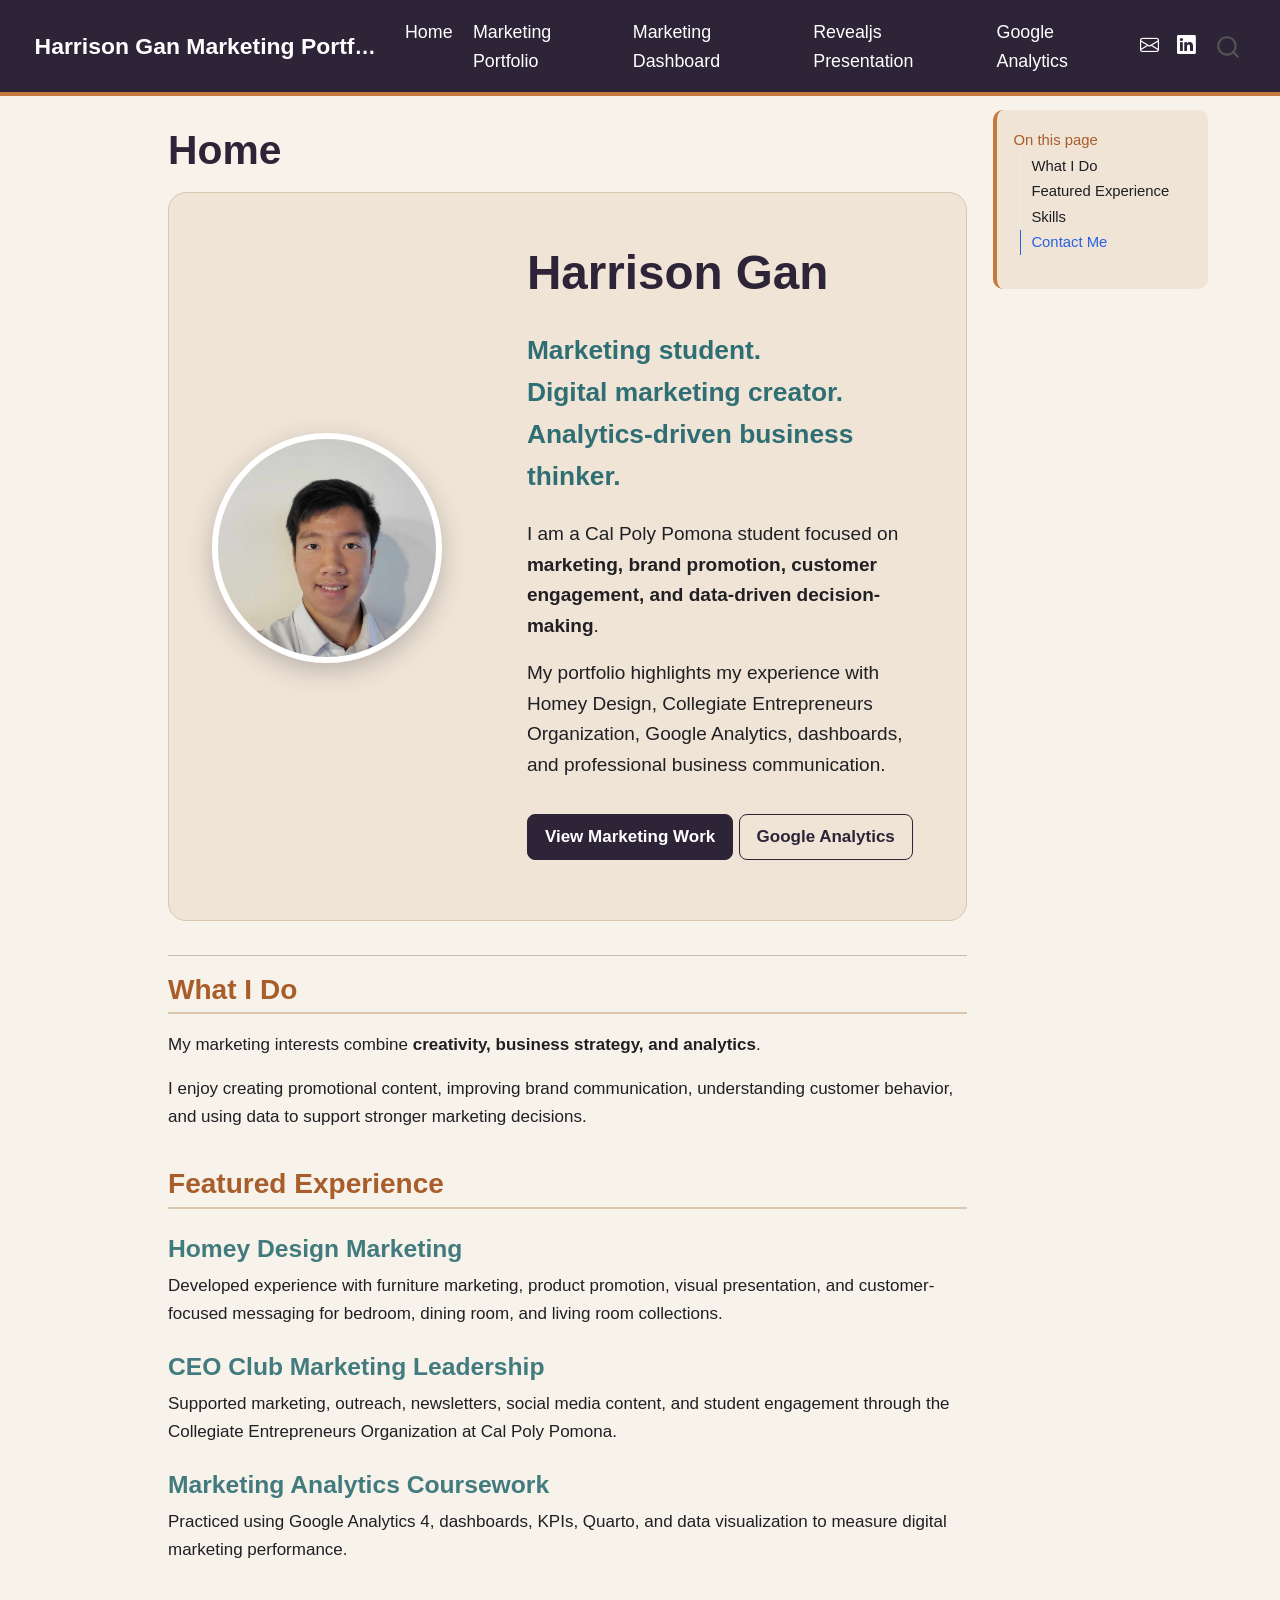
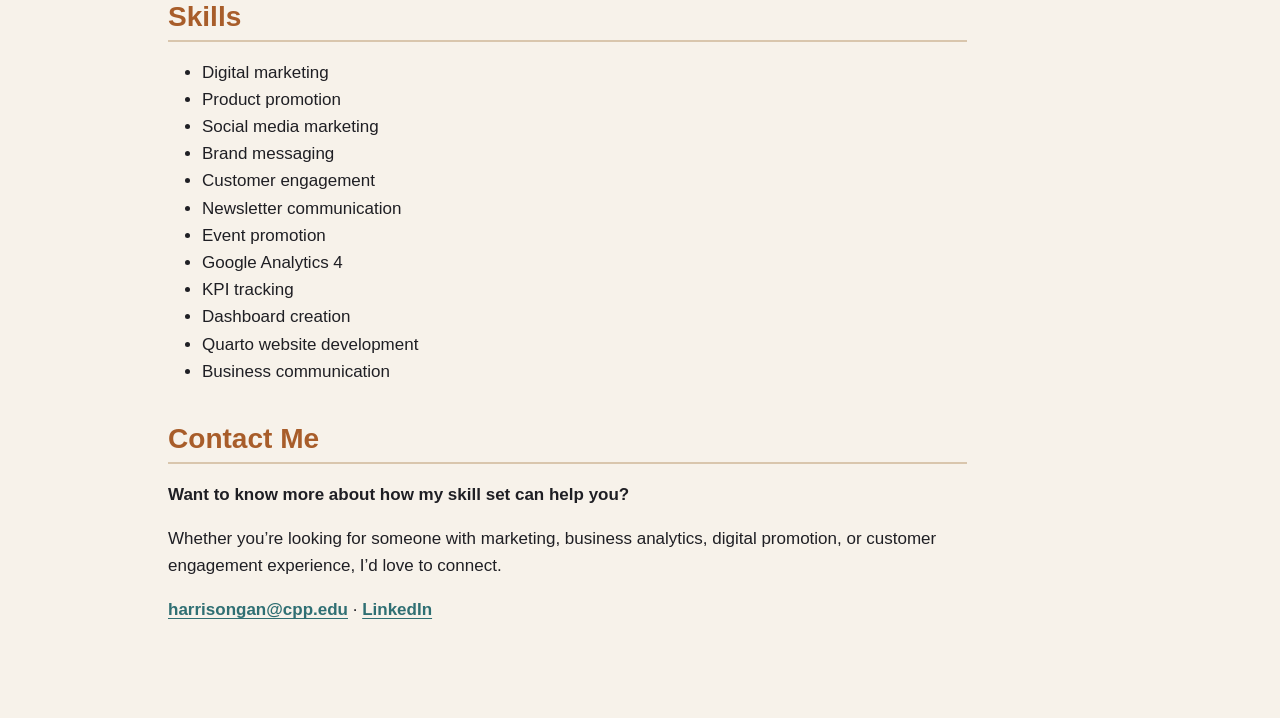
<file: docs/index.html>
<!DOCTYPE html>
<html xmlns="http://www.w3.org/1999/xhtml" lang="en" xml:lang="en"><head>

<meta charset="utf-8">
<meta name="generator" content="quarto-1.8.25">

<meta name="viewport" content="width=device-width, initial-scale=1.0, user-scalable=yes">


<title>Home – Harrison Gan Marketing Portfolio</title>
<style>
code{white-space: pre-wrap;}
span.smallcaps{font-variant: small-caps;}
div.columns{display: flex; gap: min(4vw, 1.5em);}
div.column{flex: auto; overflow-x: auto;}
div.hanging-indent{margin-left: 1.5em; text-indent: -1.5em;}
ul.task-list{list-style: none;}
ul.task-list li input[type="checkbox"] {
  width: 0.8em;
  margin: 0 0.8em 0.2em -1em; /* quarto-specific, see https://github.com/quarto-dev/quarto-cli/issues/4556 */ 
  vertical-align: middle;
}
</style>


<script src="site_libs/quarto-nav/quarto-nav.js"></script>
<script src="site_libs/quarto-nav/headroom.min.js"></script>
<script src="site_libs/clipboard/clipboard.min.js"></script>
<script src="site_libs/quarto-search/autocomplete.umd.js"></script>
<script src="site_libs/quarto-search/fuse.min.js"></script>
<script src="site_libs/quarto-search/quarto-search.js"></script>
<meta name="quarto:offset" content="./">
<script src="site_libs/quarto-html/quarto.js" type="module"></script>
<script src="site_libs/quarto-html/tabsets/tabsets.js" type="module"></script>
<script src="site_libs/quarto-html/axe/axe-check.js" type="module"></script>
<script src="site_libs/quarto-html/popper.min.js"></script>
<script src="site_libs/quarto-html/tippy.umd.min.js"></script>
<script src="site_libs/quarto-html/anchor.min.js"></script>
<link href="site_libs/quarto-html/tippy.css" rel="stylesheet">
<link href="site_libs/quarto-html/quarto-syntax-highlighting-7b89279ff1a6dce999919e0e67d4d9ec.css" rel="stylesheet" id="quarto-text-highlighting-styles">
<script src="site_libs/bootstrap/bootstrap.min.js"></script>
<link href="site_libs/bootstrap/bootstrap-icons.css" rel="stylesheet">
<link href="site_libs/bootstrap/bootstrap-e31584831b205ffbb2d98406f31c2a5b.min.css" rel="stylesheet" append-hash="true" id="quarto-bootstrap" data-mode="light">
<script id="quarto-search-options" type="application/json">{
  "location": "navbar",
  "copy-button": false,
  "collapse-after": 3,
  "panel-placement": "end",
  "type": "overlay",
  "limit": 50,
  "keyboard-shortcut": [
    "f",
    "/",
    "s"
  ],
  "show-item-context": false,
  "language": {
    "search-no-results-text": "No results",
    "search-matching-documents-text": "matching documents",
    "search-copy-link-title": "Copy link to search",
    "search-hide-matches-text": "Hide additional matches",
    "search-more-match-text": "more match in this document",
    "search-more-matches-text": "more matches in this document",
    "search-clear-button-title": "Clear",
    "search-text-placeholder": "",
    "search-detached-cancel-button-title": "Cancel",
    "search-submit-button-title": "Submit",
    "search-label": "Search"
  }
}</script>


<link rel="stylesheet" href="styles.css">
</head>

<body class="nav-fixed quarto-light">

<div id="quarto-search-results"></div>
  <header id="quarto-header" class="headroom fixed-top">
    <nav class="navbar navbar-expand-lg " data-bs-theme="dark">
      <div class="navbar-container container-fluid">
      <div class="navbar-brand-container mx-auto">
    <a href="./index.html" class="navbar-brand navbar-brand-logo">
    </a>
    <a class="navbar-brand" href="./index.html">
    <span class="navbar-title">Harrison Gan Marketing Portfolio</span>
    </a>
  </div>
            <div id="quarto-search" class="" title="Search"></div>
          <button class="navbar-toggler" type="button" data-bs-toggle="collapse" data-bs-target="#navbarCollapse" aria-controls="navbarCollapse" role="menu" aria-expanded="false" aria-label="Toggle navigation" onclick="if (window.quartoToggleHeadroom) { window.quartoToggleHeadroom(); }">
  <span class="navbar-toggler-icon"></span>
</button>
          <div class="collapse navbar-collapse" id="navbarCollapse">
            <ul class="navbar-nav navbar-nav-scroll me-auto">
  <li class="nav-item">
    <a class="nav-link active" href="./index.html" aria-current="page"> 
<span class="menu-text">Home</span></a>
  </li>  
  <li class="nav-item">
    <a class="nav-link" href="./projects.html"> 
<span class="menu-text">Marketing Portfolio</span></a>
  </li>  
  <li class="nav-item">
    <a class="nav-link" href="./dashboard.html"> 
<span class="menu-text">Marketing Dashboard</span></a>
  </li>  
  <li class="nav-item">
    <a class="nav-link" href="./presentation.html"> 
<span class="menu-text">Revealjs Presentation</span></a>
  </li>  
  <li class="nav-item">
    <a class="nav-link" href="./google-analytics.html"> 
<span class="menu-text">Google Analytics</span></a>
  </li>  
</ul>
            <ul class="navbar-nav navbar-nav-scroll ms-auto">
  <li class="nav-item compact">
    <a class="nav-link" href="mailto:harrisongan@cpp.edu"> <i class="bi bi-envelope" role="img" aria-label="Email">
</i> 
<span class="menu-text"></span></a>
  </li>  
  <li class="nav-item compact">
    <a class="nav-link" href="https://www.linkedin.com/in/harrison-gan-1943842a3"> <i class="bi bi-linkedin" role="img" aria-label="LinkedIn">
</i> 
<span class="menu-text"></span></a>
  </li>  
</ul>
          </div> <!-- /navcollapse -->
            <div class="quarto-navbar-tools">
</div>
      </div> <!-- /container-fluid -->
    </nav>
</header>
<!-- content -->
<div id="quarto-content" class="quarto-container page-columns page-rows-contents page-layout-article page-navbar">
<!-- sidebar -->
<!-- margin-sidebar -->
    <div id="quarto-margin-sidebar" class="sidebar margin-sidebar">
        <nav id="TOC" role="doc-toc" class="toc-active">
    <h2 id="toc-title">On this page</h2>
   
  <ul>
  <li><a href="#what-i-do" id="toc-what-i-do" class="nav-link active" data-scroll-target="#what-i-do">What I Do</a></li>
  <li><a href="#featured-experience" id="toc-featured-experience" class="nav-link" data-scroll-target="#featured-experience">Featured Experience</a>
  <ul class="collapse">
  <li><a href="#homey-design-marketing" id="toc-homey-design-marketing" class="nav-link" data-scroll-target="#homey-design-marketing">Homey Design Marketing</a></li>
  <li><a href="#ceo-club-marketing-leadership" id="toc-ceo-club-marketing-leadership" class="nav-link" data-scroll-target="#ceo-club-marketing-leadership">CEO Club Marketing Leadership</a></li>
  <li><a href="#marketing-analytics-coursework" id="toc-marketing-analytics-coursework" class="nav-link" data-scroll-target="#marketing-analytics-coursework">Marketing Analytics Coursework</a></li>
  </ul></li>
  <li><a href="#skills" id="toc-skills" class="nav-link" data-scroll-target="#skills">Skills</a></li>
  <li><a href="#contact-me" id="toc-contact-me" class="nav-link" data-scroll-target="#contact-me">Contact Me</a></li>
  </ul>
</nav>
    </div>
<!-- main -->
<main class="content" id="quarto-document-content">

<header id="title-block-header" class="quarto-title-block default">
<div class="quarto-title">
<h1 class="title">Home</h1>
</div>



<div class="quarto-title-meta">

    
  
    
  </div>
  


</header>


<div class="hero">
<p><img src="images/hero.jpg" class="hero-photo img-fluid"></p>
<div class="hero-text">
<div class="hero-name">
<p>Harrison Gan</p>
</div>
<div class="hero-title">
<p>Marketing student.<br> Digital marketing creator.<br> Analytics-driven business thinker.</p>
</div>
<p>I am a Cal Poly Pomona student focused on <strong>marketing, brand promotion, customer engagement, and data-driven decision-making</strong>.</p>
<p>My portfolio highlights my experience with Homey Design, Collegiate Entrepreneurs Organization, Google Analytics, dashboards, and professional business communication.</p>
<div class="hero-buttons">
<p><a href="./projects.html" class="btn btn-primary">View Marketing Work</a> <a href="./google-analytics.html" class="btn btn-outline-primary">Google Analytics</a></p>
</div>
</div>
</div>
<hr>
<section id="what-i-do" class="level2">
<h2 class="anchored" data-anchor-id="what-i-do">What I Do</h2>
<p>My marketing interests combine <strong>creativity, business strategy, and analytics</strong>.</p>
<p>I enjoy creating promotional content, improving brand communication, understanding customer behavior, and using data to support stronger marketing decisions.</p>
</section>
<section id="featured-experience" class="level2">
<h2 class="anchored" data-anchor-id="featured-experience">Featured Experience</h2>
<section id="homey-design-marketing" class="level3">
<h3 class="anchored" data-anchor-id="homey-design-marketing">Homey Design Marketing</h3>
<p>Developed experience with furniture marketing, product promotion, visual presentation, and customer-focused messaging for bedroom, dining room, and living room collections.</p>
</section>
<section id="ceo-club-marketing-leadership" class="level3">
<h3 class="anchored" data-anchor-id="ceo-club-marketing-leadership">CEO Club Marketing Leadership</h3>
<p>Supported marketing, outreach, newsletters, social media content, and student engagement through the Collegiate Entrepreneurs Organization at Cal Poly Pomona.</p>
</section>
<section id="marketing-analytics-coursework" class="level3">
<h3 class="anchored" data-anchor-id="marketing-analytics-coursework">Marketing Analytics Coursework</h3>
<p>Practiced using Google Analytics 4, dashboards, KPIs, Quarto, and data visualization to measure digital marketing performance.</p>
</section>
</section>
<section id="skills" class="level2">
<h2 class="anchored" data-anchor-id="skills">Skills</h2>
<ul>
<li>Digital marketing</li>
<li>Product promotion</li>
<li>Social media marketing</li>
<li>Brand messaging</li>
<li>Customer engagement</li>
<li>Newsletter communication</li>
<li>Event promotion</li>
<li>Google Analytics 4</li>
<li>KPI tracking</li>
<li>Dashboard creation</li>
<li>Quarto website development</li>
<li>Business communication</li>
</ul>
</section>
<section id="contact-me" class="level2">
<h2 class="anchored" data-anchor-id="contact-me">Contact Me</h2>
<p><strong>Want to know more about how my skill set can help you?</strong></p>
<p>Whether you’re looking for someone with marketing, business analytics, digital promotion, or customer engagement experience, I’d love to connect.</p>
<p><a href="mailto:harrisongan@cpp.edu">harrisongan@cpp.edu</a> · <a href="www.linkedin.com/in/harrison-gan-1943842a3">LinkedIn</a></p>


</section>

</main> <!-- /main -->
<script id="quarto-html-after-body" type="application/javascript">
  window.document.addEventListener("DOMContentLoaded", function (event) {
    const icon = "";
    const anchorJS = new window.AnchorJS();
    anchorJS.options = {
      placement: 'right',
      icon: icon
    };
    anchorJS.add('.anchored');
    const isCodeAnnotation = (el) => {
      for (const clz of el.classList) {
        if (clz.startsWith('code-annotation-')) {                     
          return true;
        }
      }
      return false;
    }
    const onCopySuccess = function(e) {
      // button target
      const button = e.trigger;
      // don't keep focus
      button.blur();
      // flash "checked"
      button.classList.add('code-copy-button-checked');
      var currentTitle = button.getAttribute("title");
      button.setAttribute("title", "Copied!");
      let tooltip;
      if (window.bootstrap) {
        button.setAttribute("data-bs-toggle", "tooltip");
        button.setAttribute("data-bs-placement", "left");
        button.setAttribute("data-bs-title", "Copied!");
        tooltip = new bootstrap.Tooltip(button, 
          { trigger: "manual", 
            customClass: "code-copy-button-tooltip",
            offset: [0, -8]});
        tooltip.show();    
      }
      setTimeout(function() {
        if (tooltip) {
          tooltip.hide();
          button.removeAttribute("data-bs-title");
          button.removeAttribute("data-bs-toggle");
          button.removeAttribute("data-bs-placement");
        }
        button.setAttribute("title", currentTitle);
        button.classList.remove('code-copy-button-checked');
      }, 1000);
      // clear code selection
      e.clearSelection();
    }
    const getTextToCopy = function(trigger) {
      const outerScaffold = trigger.parentElement.cloneNode(true);
      const codeEl = outerScaffold.querySelector('code');
      for (const childEl of codeEl.children) {
        if (isCodeAnnotation(childEl)) {
          childEl.remove();
        }
      }
      return codeEl.innerText;
    }
    const clipboard = new window.ClipboardJS('.code-copy-button:not([data-in-quarto-modal])', {
      text: getTextToCopy
    });
    clipboard.on('success', onCopySuccess);
    if (window.document.getElementById('quarto-embedded-source-code-modal')) {
      const clipboardModal = new window.ClipboardJS('.code-copy-button[data-in-quarto-modal]', {
        text: getTextToCopy,
        container: window.document.getElementById('quarto-embedded-source-code-modal')
      });
      clipboardModal.on('success', onCopySuccess);
    }
      var localhostRegex = new RegExp(/^(?:http|https):\/\/localhost\:?[0-9]*\//);
      var mailtoRegex = new RegExp(/^mailto:/);
        var filterRegex = new RegExp('/' + window.location.host + '/');
      var isInternal = (href) => {
          return filterRegex.test(href) || localhostRegex.test(href) || mailtoRegex.test(href);
      }
      // Inspect non-navigation links and adorn them if external
     var links = window.document.querySelectorAll('a[href]:not(.nav-link):not(.navbar-brand):not(.toc-action):not(.sidebar-link):not(.sidebar-item-toggle):not(.pagination-link):not(.no-external):not([aria-hidden]):not(.dropdown-item):not(.quarto-navigation-tool):not(.about-link)');
      for (var i=0; i<links.length; i++) {
        const link = links[i];
        if (!isInternal(link.href)) {
          // undo the damage that might have been done by quarto-nav.js in the case of
          // links that we want to consider external
          if (link.dataset.originalHref !== undefined) {
            link.href = link.dataset.originalHref;
          }
        }
      }
    function tippyHover(el, contentFn, onTriggerFn, onUntriggerFn) {
      const config = {
        allowHTML: true,
        maxWidth: 500,
        delay: 100,
        arrow: false,
        appendTo: function(el) {
            return el.parentElement;
        },
        interactive: true,
        interactiveBorder: 10,
        theme: 'quarto',
        placement: 'bottom-start',
      };
      if (contentFn) {
        config.content = contentFn;
      }
      if (onTriggerFn) {
        config.onTrigger = onTriggerFn;
      }
      if (onUntriggerFn) {
        config.onUntrigger = onUntriggerFn;
      }
      window.tippy(el, config); 
    }
    const noterefs = window.document.querySelectorAll('a[role="doc-noteref"]');
    for (var i=0; i<noterefs.length; i++) {
      const ref = noterefs[i];
      tippyHover(ref, function() {
        // use id or data attribute instead here
        let href = ref.getAttribute('data-footnote-href') || ref.getAttribute('href');
        try { href = new URL(href).hash; } catch {}
        const id = href.replace(/^#\/?/, "");
        const note = window.document.getElementById(id);
        if (note) {
          return note.innerHTML;
        } else {
          return "";
        }
      });
    }
    const xrefs = window.document.querySelectorAll('a.quarto-xref');
    const processXRef = (id, note) => {
      // Strip column container classes
      const stripColumnClz = (el) => {
        el.classList.remove("page-full", "page-columns");
        if (el.children) {
          for (const child of el.children) {
            stripColumnClz(child);
          }
        }
      }
      stripColumnClz(note)
      if (id === null || id.startsWith('sec-')) {
        // Special case sections, only their first couple elements
        const container = document.createElement("div");
        if (note.children && note.children.length > 2) {
          container.appendChild(note.children[0].cloneNode(true));
          for (let i = 1; i < note.children.length; i++) {
            const child = note.children[i];
            if (child.tagName === "P" && child.innerText === "") {
              continue;
            } else {
              container.appendChild(child.cloneNode(true));
              break;
            }
          }
          if (window.Quarto?.typesetMath) {
            window.Quarto.typesetMath(container);
          }
          return container.innerHTML
        } else {
          if (window.Quarto?.typesetMath) {
            window.Quarto.typesetMath(note);
          }
          return note.innerHTML;
        }
      } else {
        // Remove any anchor links if they are present
        const anchorLink = note.querySelector('a.anchorjs-link');
        if (anchorLink) {
          anchorLink.remove();
        }
        if (window.Quarto?.typesetMath) {
          window.Quarto.typesetMath(note);
        }
        if (note.classList.contains("callout")) {
          return note.outerHTML;
        } else {
          return note.innerHTML;
        }
      }
    }
    for (var i=0; i<xrefs.length; i++) {
      const xref = xrefs[i];
      tippyHover(xref, undefined, function(instance) {
        instance.disable();
        let url = xref.getAttribute('href');
        let hash = undefined; 
        if (url.startsWith('#')) {
          hash = url;
        } else {
          try { hash = new URL(url).hash; } catch {}
        }
        if (hash) {
          const id = hash.replace(/^#\/?/, "");
          const note = window.document.getElementById(id);
          if (note !== null) {
            try {
              const html = processXRef(id, note.cloneNode(true));
              instance.setContent(html);
            } finally {
              instance.enable();
              instance.show();
            }
          } else {
            // See if we can fetch this
            fetch(url.split('#')[0])
            .then(res => res.text())
            .then(html => {
              const parser = new DOMParser();
              const htmlDoc = parser.parseFromString(html, "text/html");
              const note = htmlDoc.getElementById(id);
              if (note !== null) {
                const html = processXRef(id, note);
                instance.setContent(html);
              } 
            }).finally(() => {
              instance.enable();
              instance.show();
            });
          }
        } else {
          // See if we can fetch a full url (with no hash to target)
          // This is a special case and we should probably do some content thinning / targeting
          fetch(url)
          .then(res => res.text())
          .then(html => {
            const parser = new DOMParser();
            const htmlDoc = parser.parseFromString(html, "text/html");
            const note = htmlDoc.querySelector('main.content');
            if (note !== null) {
              // This should only happen for chapter cross references
              // (since there is no id in the URL)
              // remove the first header
              if (note.children.length > 0 && note.children[0].tagName === "HEADER") {
                note.children[0].remove();
              }
              const html = processXRef(null, note);
              instance.setContent(html);
            } 
          }).finally(() => {
            instance.enable();
            instance.show();
          });
        }
      }, function(instance) {
      });
    }
        let selectedAnnoteEl;
        const selectorForAnnotation = ( cell, annotation) => {
          let cellAttr = 'data-code-cell="' + cell + '"';
          let lineAttr = 'data-code-annotation="' +  annotation + '"';
          const selector = 'span[' + cellAttr + '][' + lineAttr + ']';
          return selector;
        }
        const selectCodeLines = (annoteEl) => {
          const doc = window.document;
          const targetCell = annoteEl.getAttribute("data-target-cell");
          const targetAnnotation = annoteEl.getAttribute("data-target-annotation");
          const annoteSpan = window.document.querySelector(selectorForAnnotation(targetCell, targetAnnotation));
          const lines = annoteSpan.getAttribute("data-code-lines").split(",");
          const lineIds = lines.map((line) => {
            return targetCell + "-" + line;
          })
          let top = null;
          let height = null;
          let parent = null;
          if (lineIds.length > 0) {
              //compute the position of the single el (top and bottom and make a div)
              const el = window.document.getElementById(lineIds[0]);
              top = el.offsetTop;
              height = el.offsetHeight;
              parent = el.parentElement.parentElement;
            if (lineIds.length > 1) {
              const lastEl = window.document.getElementById(lineIds[lineIds.length - 1]);
              const bottom = lastEl.offsetTop + lastEl.offsetHeight;
              height = bottom - top;
            }
            if (top !== null && height !== null && parent !== null) {
              // cook up a div (if necessary) and position it 
              let div = window.document.getElementById("code-annotation-line-highlight");
              if (div === null) {
                div = window.document.createElement("div");
                div.setAttribute("id", "code-annotation-line-highlight");
                div.style.position = 'absolute';
                parent.appendChild(div);
              }
              div.style.top = top - 2 + "px";
              div.style.height = height + 4 + "px";
              div.style.left = 0;
              let gutterDiv = window.document.getElementById("code-annotation-line-highlight-gutter");
              if (gutterDiv === null) {
                gutterDiv = window.document.createElement("div");
                gutterDiv.setAttribute("id", "code-annotation-line-highlight-gutter");
                gutterDiv.style.position = 'absolute';
                const codeCell = window.document.getElementById(targetCell);
                const gutter = codeCell.querySelector('.code-annotation-gutter');
                gutter.appendChild(gutterDiv);
              }
              gutterDiv.style.top = top - 2 + "px";
              gutterDiv.style.height = height + 4 + "px";
            }
            selectedAnnoteEl = annoteEl;
          }
        };
        const unselectCodeLines = () => {
          const elementsIds = ["code-annotation-line-highlight", "code-annotation-line-highlight-gutter"];
          elementsIds.forEach((elId) => {
            const div = window.document.getElementById(elId);
            if (div) {
              div.remove();
            }
          });
          selectedAnnoteEl = undefined;
        };
          // Handle positioning of the toggle
      window.addEventListener(
        "resize",
        throttle(() => {
          elRect = undefined;
          if (selectedAnnoteEl) {
            selectCodeLines(selectedAnnoteEl);
          }
        }, 10)
      );
      function throttle(fn, ms) {
      let throttle = false;
      let timer;
        return (...args) => {
          if(!throttle) { // first call gets through
              fn.apply(this, args);
              throttle = true;
          } else { // all the others get throttled
              if(timer) clearTimeout(timer); // cancel #2
              timer = setTimeout(() => {
                fn.apply(this, args);
                timer = throttle = false;
              }, ms);
          }
        };
      }
        // Attach click handler to the DT
        const annoteDls = window.document.querySelectorAll('dt[data-target-cell]');
        for (const annoteDlNode of annoteDls) {
          annoteDlNode.addEventListener('click', (event) => {
            const clickedEl = event.target;
            if (clickedEl !== selectedAnnoteEl) {
              unselectCodeLines();
              const activeEl = window.document.querySelector('dt[data-target-cell].code-annotation-active');
              if (activeEl) {
                activeEl.classList.remove('code-annotation-active');
              }
              selectCodeLines(clickedEl);
              clickedEl.classList.add('code-annotation-active');
            } else {
              // Unselect the line
              unselectCodeLines();
              clickedEl.classList.remove('code-annotation-active');
            }
          });
        }
    const findCites = (el) => {
      const parentEl = el.parentElement;
      if (parentEl) {
        const cites = parentEl.dataset.cites;
        if (cites) {
          return {
            el,
            cites: cites.split(' ')
          };
        } else {
          return findCites(el.parentElement)
        }
      } else {
        return undefined;
      }
    };
    var bibliorefs = window.document.querySelectorAll('a[role="doc-biblioref"]');
    for (var i=0; i<bibliorefs.length; i++) {
      const ref = bibliorefs[i];
      const citeInfo = findCites(ref);
      if (citeInfo) {
        tippyHover(citeInfo.el, function() {
          var popup = window.document.createElement('div');
          citeInfo.cites.forEach(function(cite) {
            var citeDiv = window.document.createElement('div');
            citeDiv.classList.add('hanging-indent');
            citeDiv.classList.add('csl-entry');
            var biblioDiv = window.document.getElementById('ref-' + cite);
            if (biblioDiv) {
              citeDiv.innerHTML = biblioDiv.innerHTML;
            }
            popup.appendChild(citeDiv);
          });
          return popup.innerHTML;
        });
      }
    }
  });
  </script>
</div> <!-- /content -->




</body></html>
</file>
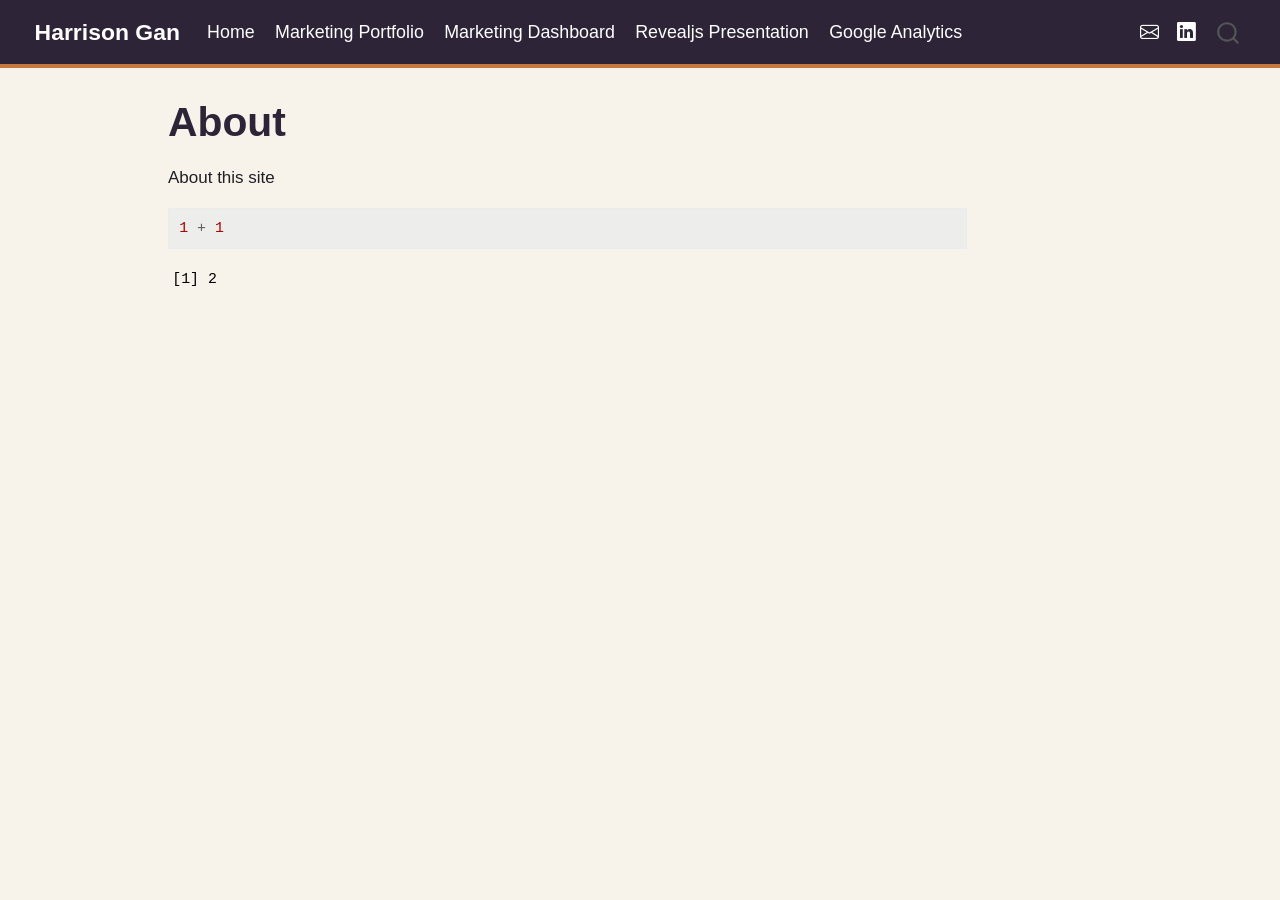
<file: docs/about.html>
<!DOCTYPE html>
<html xmlns="http://www.w3.org/1999/xhtml" lang="en" xml:lang="en"><head>

<meta charset="utf-8">
<meta name="generator" content="quarto-1.8.25">

<meta name="viewport" content="width=device-width, initial-scale=1.0, user-scalable=yes">


<title>About – Harrison Gan</title>
<style>
code{white-space: pre-wrap;}
span.smallcaps{font-variant: small-caps;}
div.columns{display: flex; gap: min(4vw, 1.5em);}
div.column{flex: auto; overflow-x: auto;}
div.hanging-indent{margin-left: 1.5em; text-indent: -1.5em;}
ul.task-list{list-style: none;}
ul.task-list li input[type="checkbox"] {
  width: 0.8em;
  margin: 0 0.8em 0.2em -1em; /* quarto-specific, see https://github.com/quarto-dev/quarto-cli/issues/4556 */ 
  vertical-align: middle;
}
/* CSS for syntax highlighting */
html { -webkit-text-size-adjust: 100%; }
pre > code.sourceCode { white-space: pre; position: relative; }
pre > code.sourceCode > span { display: inline-block; line-height: 1.25; }
pre > code.sourceCode > span:empty { height: 1.2em; }
.sourceCode { overflow: visible; }
code.sourceCode > span { color: inherit; text-decoration: inherit; }
div.sourceCode { margin: 1em 0; }
pre.sourceCode { margin: 0; }
@media screen {
div.sourceCode { overflow: auto; }
}
@media print {
pre > code.sourceCode { white-space: pre-wrap; }
pre > code.sourceCode > span { text-indent: -5em; padding-left: 5em; }
}
pre.numberSource code
  { counter-reset: source-line 0; }
pre.numberSource code > span
  { position: relative; left: -4em; counter-increment: source-line; }
pre.numberSource code > span > a:first-child::before
  { content: counter(source-line);
    position: relative; left: -1em; text-align: right; vertical-align: baseline;
    border: none; display: inline-block;
    -webkit-touch-callout: none; -webkit-user-select: none;
    -khtml-user-select: none; -moz-user-select: none;
    -ms-user-select: none; user-select: none;
    padding: 0 4px; width: 4em;
  }
pre.numberSource { margin-left: 3em;  padding-left: 4px; }
div.sourceCode
  {   }
@media screen {
pre > code.sourceCode > span > a:first-child::before { text-decoration: underline; }
}
</style>


<script src="site_libs/quarto-nav/quarto-nav.js"></script>
<script src="site_libs/quarto-nav/headroom.min.js"></script>
<script src="site_libs/clipboard/clipboard.min.js"></script>
<script src="site_libs/quarto-search/autocomplete.umd.js"></script>
<script src="site_libs/quarto-search/fuse.min.js"></script>
<script src="site_libs/quarto-search/quarto-search.js"></script>
<meta name="quarto:offset" content="./">
<script src="site_libs/quarto-html/quarto.js" type="module"></script>
<script src="site_libs/quarto-html/tabsets/tabsets.js" type="module"></script>
<script src="site_libs/quarto-html/axe/axe-check.js" type="module"></script>
<script src="site_libs/quarto-html/popper.min.js"></script>
<script src="site_libs/quarto-html/tippy.umd.min.js"></script>
<script src="site_libs/quarto-html/anchor.min.js"></script>
<link href="site_libs/quarto-html/tippy.css" rel="stylesheet">
<link href="site_libs/quarto-html/quarto-syntax-highlighting-7b89279ff1a6dce999919e0e67d4d9ec.css" rel="stylesheet" id="quarto-text-highlighting-styles">
<script src="site_libs/bootstrap/bootstrap.min.js"></script>
<link href="site_libs/bootstrap/bootstrap-icons.css" rel="stylesheet">
<link href="site_libs/bootstrap/bootstrap-e31584831b205ffbb2d98406f31c2a5b.min.css" rel="stylesheet" append-hash="true" id="quarto-bootstrap" data-mode="light">
<script id="quarto-search-options" type="application/json">{
  "location": "navbar",
  "copy-button": false,
  "collapse-after": 3,
  "panel-placement": "end",
  "type": "overlay",
  "limit": 50,
  "keyboard-shortcut": [
    "f",
    "/",
    "s"
  ],
  "show-item-context": false,
  "language": {
    "search-no-results-text": "No results",
    "search-matching-documents-text": "matching documents",
    "search-copy-link-title": "Copy link to search",
    "search-hide-matches-text": "Hide additional matches",
    "search-more-match-text": "more match in this document",
    "search-more-matches-text": "more matches in this document",
    "search-clear-button-title": "Clear",
    "search-text-placeholder": "",
    "search-detached-cancel-button-title": "Cancel",
    "search-submit-button-title": "Submit",
    "search-label": "Search"
  }
}</script>


<link rel="stylesheet" href="styles.css">
</head>

<body class="nav-fixed quarto-light">

<div id="quarto-search-results"></div>
  <header id="quarto-header" class="headroom fixed-top">
    <nav class="navbar navbar-expand-lg " data-bs-theme="dark">
      <div class="navbar-container container-fluid">
      <div class="navbar-brand-container mx-auto">
    <a href="./index.html" class="navbar-brand navbar-brand-logo">
    </a>
    <a class="navbar-brand" href="./index.html">
    <span class="navbar-title">Harrison Gan</span>
    </a>
  </div>
            <div id="quarto-search" class="" title="Search"></div>
          <button class="navbar-toggler" type="button" data-bs-toggle="collapse" data-bs-target="#navbarCollapse" aria-controls="navbarCollapse" role="menu" aria-expanded="false" aria-label="Toggle navigation" onclick="if (window.quartoToggleHeadroom) { window.quartoToggleHeadroom(); }">
  <span class="navbar-toggler-icon"></span>
</button>
          <div class="collapse navbar-collapse" id="navbarCollapse">
            <ul class="navbar-nav navbar-nav-scroll me-auto">
  <li class="nav-item">
    <a class="nav-link" href="./index.html"> 
<span class="menu-text">Home</span></a>
  </li>  
  <li class="nav-item">
    <a class="nav-link" href="./projects.html"> 
<span class="menu-text">Marketing Portfolio</span></a>
  </li>  
  <li class="nav-item">
    <a class="nav-link" href="./dashboard.html"> 
<span class="menu-text">Marketing Dashboard</span></a>
  </li>  
  <li class="nav-item">
    <a class="nav-link" href="./presentation.html"> 
<span class="menu-text">Revealjs Presentation</span></a>
  </li>  
  <li class="nav-item">
    <a class="nav-link" href="./google-analytics.html"> 
<span class="menu-text">Google Analytics</span></a>
  </li>  
</ul>
            <ul class="navbar-nav navbar-nav-scroll ms-auto">
  <li class="nav-item compact">
    <a class="nav-link" href="mailto:harrisongan@cpp.edu"> <i class="bi bi-envelope" role="img" aria-label="Email">
</i> 
<span class="menu-text"></span></a>
  </li>  
  <li class="nav-item compact">
    <a class="nav-link" href="https://www.linkedin.com/in/harrison-gan-1943842a3"> <i class="bi bi-linkedin" role="img" aria-label="LinkedIn">
</i> 
<span class="menu-text"></span></a>
  </li>  
</ul>
          </div> <!-- /navcollapse -->
            <div class="quarto-navbar-tools">
</div>
      </div> <!-- /container-fluid -->
    </nav>
</header>
<!-- content -->
<div id="quarto-content" class="quarto-container page-columns page-rows-contents page-layout-article page-navbar">
<!-- sidebar -->
<!-- margin-sidebar -->
    <div id="quarto-margin-sidebar" class="sidebar margin-sidebar zindex-bottom">
        
    </div>
<!-- main -->
<main class="content" id="quarto-document-content">

<header id="title-block-header" class="quarto-title-block default">
<div class="quarto-title">
<h1 class="title">About</h1>
</div>



<div class="quarto-title-meta">

    
  
    
  </div>
  


</header>


<p>About this site</p>
<div class="cell">
<div class="code-copy-outer-scaffold"><div class="sourceCode cell-code" id="cb1"><pre class="sourceCode r code-with-copy"><code class="sourceCode r"><span id="cb1-1"><a href="#cb1-1" aria-hidden="true" tabindex="-1"></a><span class="dv">1</span> <span class="sc">+</span> <span class="dv">1</span></span></code></pre></div><button title="Copy to Clipboard" class="code-copy-button"><i class="bi"></i></button></div>
<div class="cell-output cell-output-stdout">
<pre><code>[1] 2</code></pre>
</div>
</div>



</main> <!-- /main -->
<script id="quarto-html-after-body" type="application/javascript">
  window.document.addEventListener("DOMContentLoaded", function (event) {
    const icon = "";
    const anchorJS = new window.AnchorJS();
    anchorJS.options = {
      placement: 'right',
      icon: icon
    };
    anchorJS.add('.anchored');
    const isCodeAnnotation = (el) => {
      for (const clz of el.classList) {
        if (clz.startsWith('code-annotation-')) {                     
          return true;
        }
      }
      return false;
    }
    const onCopySuccess = function(e) {
      // button target
      const button = e.trigger;
      // don't keep focus
      button.blur();
      // flash "checked"
      button.classList.add('code-copy-button-checked');
      var currentTitle = button.getAttribute("title");
      button.setAttribute("title", "Copied!");
      let tooltip;
      if (window.bootstrap) {
        button.setAttribute("data-bs-toggle", "tooltip");
        button.setAttribute("data-bs-placement", "left");
        button.setAttribute("data-bs-title", "Copied!");
        tooltip = new bootstrap.Tooltip(button, 
          { trigger: "manual", 
            customClass: "code-copy-button-tooltip",
            offset: [0, -8]});
        tooltip.show();    
      }
      setTimeout(function() {
        if (tooltip) {
          tooltip.hide();
          button.removeAttribute("data-bs-title");
          button.removeAttribute("data-bs-toggle");
          button.removeAttribute("data-bs-placement");
        }
        button.setAttribute("title", currentTitle);
        button.classList.remove('code-copy-button-checked');
      }, 1000);
      // clear code selection
      e.clearSelection();
    }
    const getTextToCopy = function(trigger) {
      const outerScaffold = trigger.parentElement.cloneNode(true);
      const codeEl = outerScaffold.querySelector('code');
      for (const childEl of codeEl.children) {
        if (isCodeAnnotation(childEl)) {
          childEl.remove();
        }
      }
      return codeEl.innerText;
    }
    const clipboard = new window.ClipboardJS('.code-copy-button:not([data-in-quarto-modal])', {
      text: getTextToCopy
    });
    clipboard.on('success', onCopySuccess);
    if (window.document.getElementById('quarto-embedded-source-code-modal')) {
      const clipboardModal = new window.ClipboardJS('.code-copy-button[data-in-quarto-modal]', {
        text: getTextToCopy,
        container: window.document.getElementById('quarto-embedded-source-code-modal')
      });
      clipboardModal.on('success', onCopySuccess);
    }
      var localhostRegex = new RegExp(/^(?:http|https):\/\/localhost\:?[0-9]*\//);
      var mailtoRegex = new RegExp(/^mailto:/);
        var filterRegex = new RegExp('/' + window.location.host + '/');
      var isInternal = (href) => {
          return filterRegex.test(href) || localhostRegex.test(href) || mailtoRegex.test(href);
      }
      // Inspect non-navigation links and adorn them if external
     var links = window.document.querySelectorAll('a[href]:not(.nav-link):not(.navbar-brand):not(.toc-action):not(.sidebar-link):not(.sidebar-item-toggle):not(.pagination-link):not(.no-external):not([aria-hidden]):not(.dropdown-item):not(.quarto-navigation-tool):not(.about-link)');
      for (var i=0; i<links.length; i++) {
        const link = links[i];
        if (!isInternal(link.href)) {
          // undo the damage that might have been done by quarto-nav.js in the case of
          // links that we want to consider external
          if (link.dataset.originalHref !== undefined) {
            link.href = link.dataset.originalHref;
          }
        }
      }
    function tippyHover(el, contentFn, onTriggerFn, onUntriggerFn) {
      const config = {
        allowHTML: true,
        maxWidth: 500,
        delay: 100,
        arrow: false,
        appendTo: function(el) {
            return el.parentElement;
        },
        interactive: true,
        interactiveBorder: 10,
        theme: 'quarto',
        placement: 'bottom-start',
      };
      if (contentFn) {
        config.content = contentFn;
      }
      if (onTriggerFn) {
        config.onTrigger = onTriggerFn;
      }
      if (onUntriggerFn) {
        config.onUntrigger = onUntriggerFn;
      }
      window.tippy(el, config); 
    }
    const noterefs = window.document.querySelectorAll('a[role="doc-noteref"]');
    for (var i=0; i<noterefs.length; i++) {
      const ref = noterefs[i];
      tippyHover(ref, function() {
        // use id or data attribute instead here
        let href = ref.getAttribute('data-footnote-href') || ref.getAttribute('href');
        try { href = new URL(href).hash; } catch {}
        const id = href.replace(/^#\/?/, "");
        const note = window.document.getElementById(id);
        if (note) {
          return note.innerHTML;
        } else {
          return "";
        }
      });
    }
    const xrefs = window.document.querySelectorAll('a.quarto-xref');
    const processXRef = (id, note) => {
      // Strip column container classes
      const stripColumnClz = (el) => {
        el.classList.remove("page-full", "page-columns");
        if (el.children) {
          for (const child of el.children) {
            stripColumnClz(child);
          }
        }
      }
      stripColumnClz(note)
      if (id === null || id.startsWith('sec-')) {
        // Special case sections, only their first couple elements
        const container = document.createElement("div");
        if (note.children && note.children.length > 2) {
          container.appendChild(note.children[0].cloneNode(true));
          for (let i = 1; i < note.children.length; i++) {
            const child = note.children[i];
            if (child.tagName === "P" && child.innerText === "") {
              continue;
            } else {
              container.appendChild(child.cloneNode(true));
              break;
            }
          }
          if (window.Quarto?.typesetMath) {
            window.Quarto.typesetMath(container);
          }
          return container.innerHTML
        } else {
          if (window.Quarto?.typesetMath) {
            window.Quarto.typesetMath(note);
          }
          return note.innerHTML;
        }
      } else {
        // Remove any anchor links if they are present
        const anchorLink = note.querySelector('a.anchorjs-link');
        if (anchorLink) {
          anchorLink.remove();
        }
        if (window.Quarto?.typesetMath) {
          window.Quarto.typesetMath(note);
        }
        if (note.classList.contains("callout")) {
          return note.outerHTML;
        } else {
          return note.innerHTML;
        }
      }
    }
    for (var i=0; i<xrefs.length; i++) {
      const xref = xrefs[i];
      tippyHover(xref, undefined, function(instance) {
        instance.disable();
        let url = xref.getAttribute('href');
        let hash = undefined; 
        if (url.startsWith('#')) {
          hash = url;
        } else {
          try { hash = new URL(url).hash; } catch {}
        }
        if (hash) {
          const id = hash.replace(/^#\/?/, "");
          const note = window.document.getElementById(id);
          if (note !== null) {
            try {
              const html = processXRef(id, note.cloneNode(true));
              instance.setContent(html);
            } finally {
              instance.enable();
              instance.show();
            }
          } else {
            // See if we can fetch this
            fetch(url.split('#')[0])
            .then(res => res.text())
            .then(html => {
              const parser = new DOMParser();
              const htmlDoc = parser.parseFromString(html, "text/html");
              const note = htmlDoc.getElementById(id);
              if (note !== null) {
                const html = processXRef(id, note);
                instance.setContent(html);
              } 
            }).finally(() => {
              instance.enable();
              instance.show();
            });
          }
        } else {
          // See if we can fetch a full url (with no hash to target)
          // This is a special case and we should probably do some content thinning / targeting
          fetch(url)
          .then(res => res.text())
          .then(html => {
            const parser = new DOMParser();
            const htmlDoc = parser.parseFromString(html, "text/html");
            const note = htmlDoc.querySelector('main.content');
            if (note !== null) {
              // This should only happen for chapter cross references
              // (since there is no id in the URL)
              // remove the first header
              if (note.children.length > 0 && note.children[0].tagName === "HEADER") {
                note.children[0].remove();
              }
              const html = processXRef(null, note);
              instance.setContent(html);
            } 
          }).finally(() => {
            instance.enable();
            instance.show();
          });
        }
      }, function(instance) {
      });
    }
        let selectedAnnoteEl;
        const selectorForAnnotation = ( cell, annotation) => {
          let cellAttr = 'data-code-cell="' + cell + '"';
          let lineAttr = 'data-code-annotation="' +  annotation + '"';
          const selector = 'span[' + cellAttr + '][' + lineAttr + ']';
          return selector;
        }
        const selectCodeLines = (annoteEl) => {
          const doc = window.document;
          const targetCell = annoteEl.getAttribute("data-target-cell");
          const targetAnnotation = annoteEl.getAttribute("data-target-annotation");
          const annoteSpan = window.document.querySelector(selectorForAnnotation(targetCell, targetAnnotation));
          const lines = annoteSpan.getAttribute("data-code-lines").split(",");
          const lineIds = lines.map((line) => {
            return targetCell + "-" + line;
          })
          let top = null;
          let height = null;
          let parent = null;
          if (lineIds.length > 0) {
              //compute the position of the single el (top and bottom and make a div)
              const el = window.document.getElementById(lineIds[0]);
              top = el.offsetTop;
              height = el.offsetHeight;
              parent = el.parentElement.parentElement;
            if (lineIds.length > 1) {
              const lastEl = window.document.getElementById(lineIds[lineIds.length - 1]);
              const bottom = lastEl.offsetTop + lastEl.offsetHeight;
              height = bottom - top;
            }
            if (top !== null && height !== null && parent !== null) {
              // cook up a div (if necessary) and position it 
              let div = window.document.getElementById("code-annotation-line-highlight");
              if (div === null) {
                div = window.document.createElement("div");
                div.setAttribute("id", "code-annotation-line-highlight");
                div.style.position = 'absolute';
                parent.appendChild(div);
              }
              div.style.top = top - 2 + "px";
              div.style.height = height + 4 + "px";
              div.style.left = 0;
              let gutterDiv = window.document.getElementById("code-annotation-line-highlight-gutter");
              if (gutterDiv === null) {
                gutterDiv = window.document.createElement("div");
                gutterDiv.setAttribute("id", "code-annotation-line-highlight-gutter");
                gutterDiv.style.position = 'absolute';
                const codeCell = window.document.getElementById(targetCell);
                const gutter = codeCell.querySelector('.code-annotation-gutter');
                gutter.appendChild(gutterDiv);
              }
              gutterDiv.style.top = top - 2 + "px";
              gutterDiv.style.height = height + 4 + "px";
            }
            selectedAnnoteEl = annoteEl;
          }
        };
        const unselectCodeLines = () => {
          const elementsIds = ["code-annotation-line-highlight", "code-annotation-line-highlight-gutter"];
          elementsIds.forEach((elId) => {
            const div = window.document.getElementById(elId);
            if (div) {
              div.remove();
            }
          });
          selectedAnnoteEl = undefined;
        };
          // Handle positioning of the toggle
      window.addEventListener(
        "resize",
        throttle(() => {
          elRect = undefined;
          if (selectedAnnoteEl) {
            selectCodeLines(selectedAnnoteEl);
          }
        }, 10)
      );
      function throttle(fn, ms) {
      let throttle = false;
      let timer;
        return (...args) => {
          if(!throttle) { // first call gets through
              fn.apply(this, args);
              throttle = true;
          } else { // all the others get throttled
              if(timer) clearTimeout(timer); // cancel #2
              timer = setTimeout(() => {
                fn.apply(this, args);
                timer = throttle = false;
              }, ms);
          }
        };
      }
        // Attach click handler to the DT
        const annoteDls = window.document.querySelectorAll('dt[data-target-cell]');
        for (const annoteDlNode of annoteDls) {
          annoteDlNode.addEventListener('click', (event) => {
            const clickedEl = event.target;
            if (clickedEl !== selectedAnnoteEl) {
              unselectCodeLines();
              const activeEl = window.document.querySelector('dt[data-target-cell].code-annotation-active');
              if (activeEl) {
                activeEl.classList.remove('code-annotation-active');
              }
              selectCodeLines(clickedEl);
              clickedEl.classList.add('code-annotation-active');
            } else {
              // Unselect the line
              unselectCodeLines();
              clickedEl.classList.remove('code-annotation-active');
            }
          });
        }
    const findCites = (el) => {
      const parentEl = el.parentElement;
      if (parentEl) {
        const cites = parentEl.dataset.cites;
        if (cites) {
          return {
            el,
            cites: cites.split(' ')
          };
        } else {
          return findCites(el.parentElement)
        }
      } else {
        return undefined;
      }
    };
    var bibliorefs = window.document.querySelectorAll('a[role="doc-biblioref"]');
    for (var i=0; i<bibliorefs.length; i++) {
      const ref = bibliorefs[i];
      const citeInfo = findCites(ref);
      if (citeInfo) {
        tippyHover(citeInfo.el, function() {
          var popup = window.document.createElement('div');
          citeInfo.cites.forEach(function(cite) {
            var citeDiv = window.document.createElement('div');
            citeDiv.classList.add('hanging-indent');
            citeDiv.classList.add('csl-entry');
            var biblioDiv = window.document.getElementById('ref-' + cite);
            if (biblioDiv) {
              citeDiv.innerHTML = biblioDiv.innerHTML;
            }
            popup.appendChild(citeDiv);
          });
          return popup.innerHTML;
        });
      }
    }
  });
  </script>
</div> <!-- /content -->




</body></html>
</file>
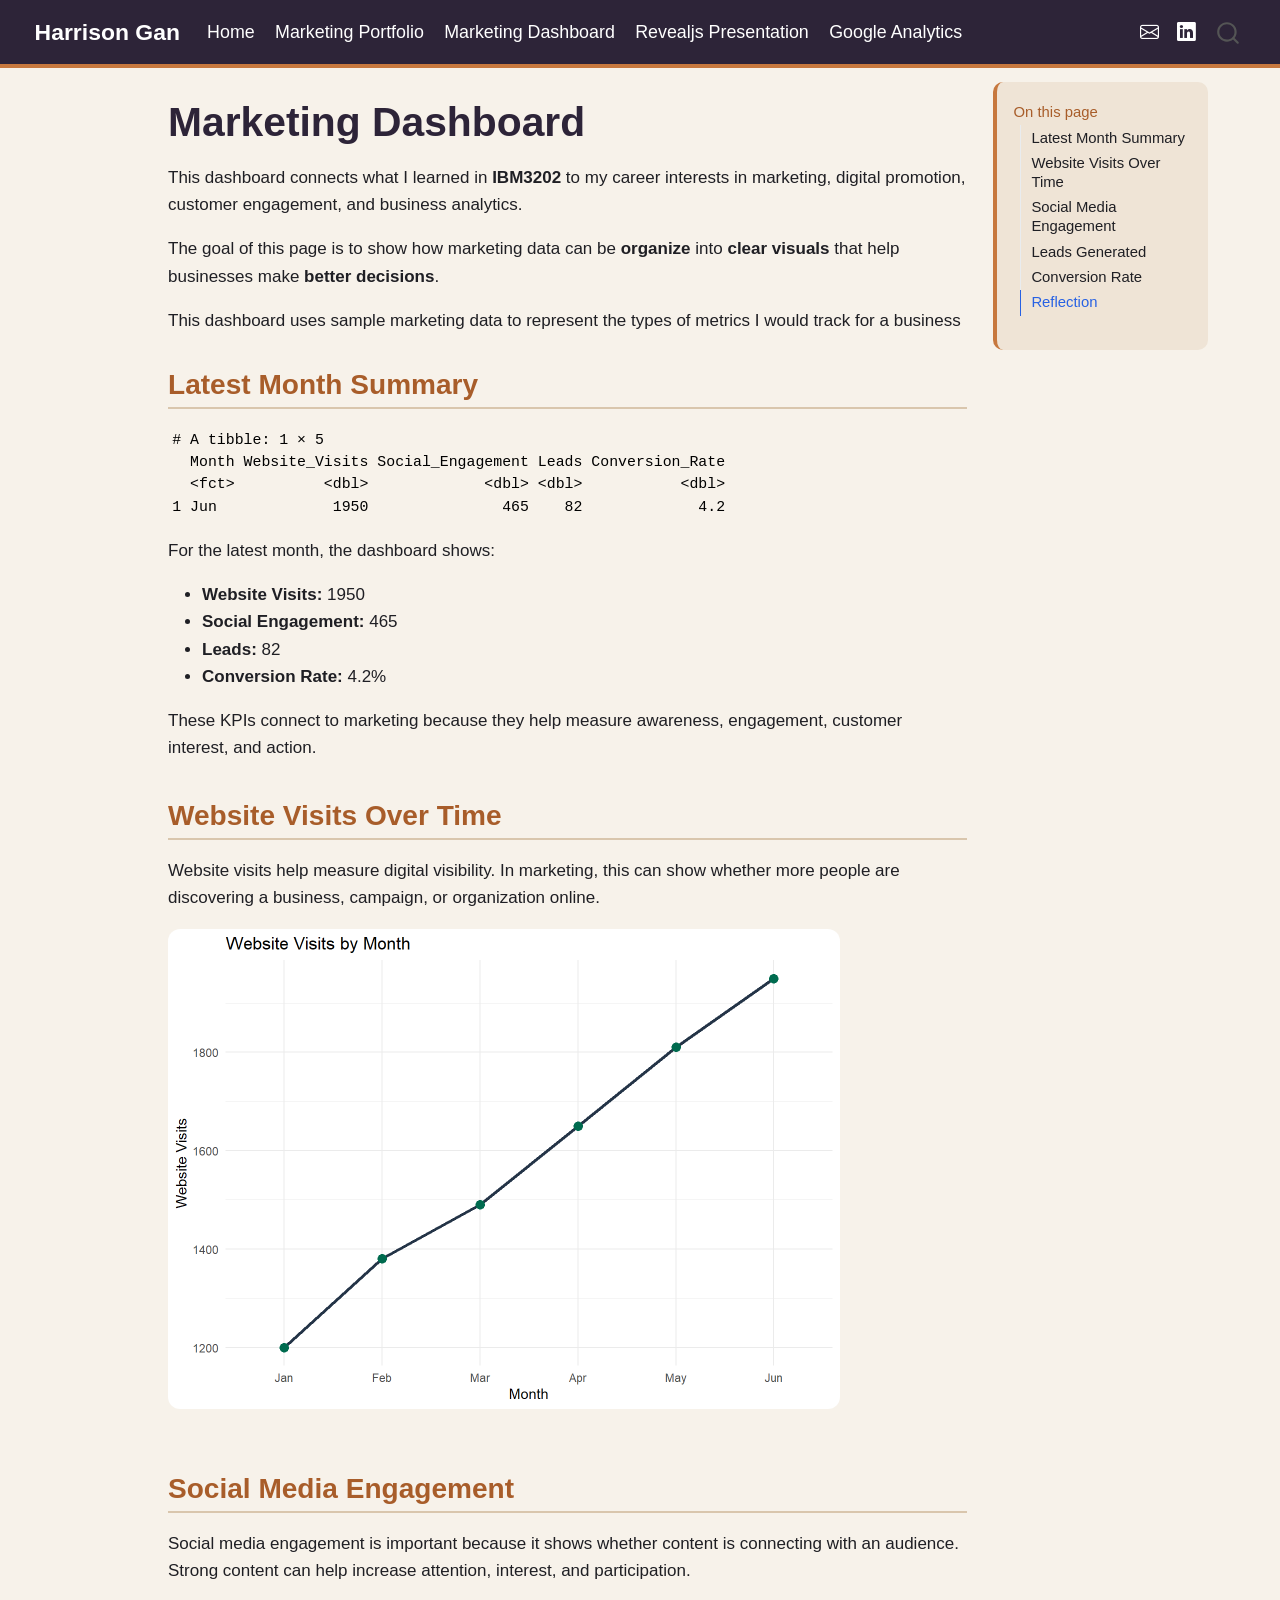
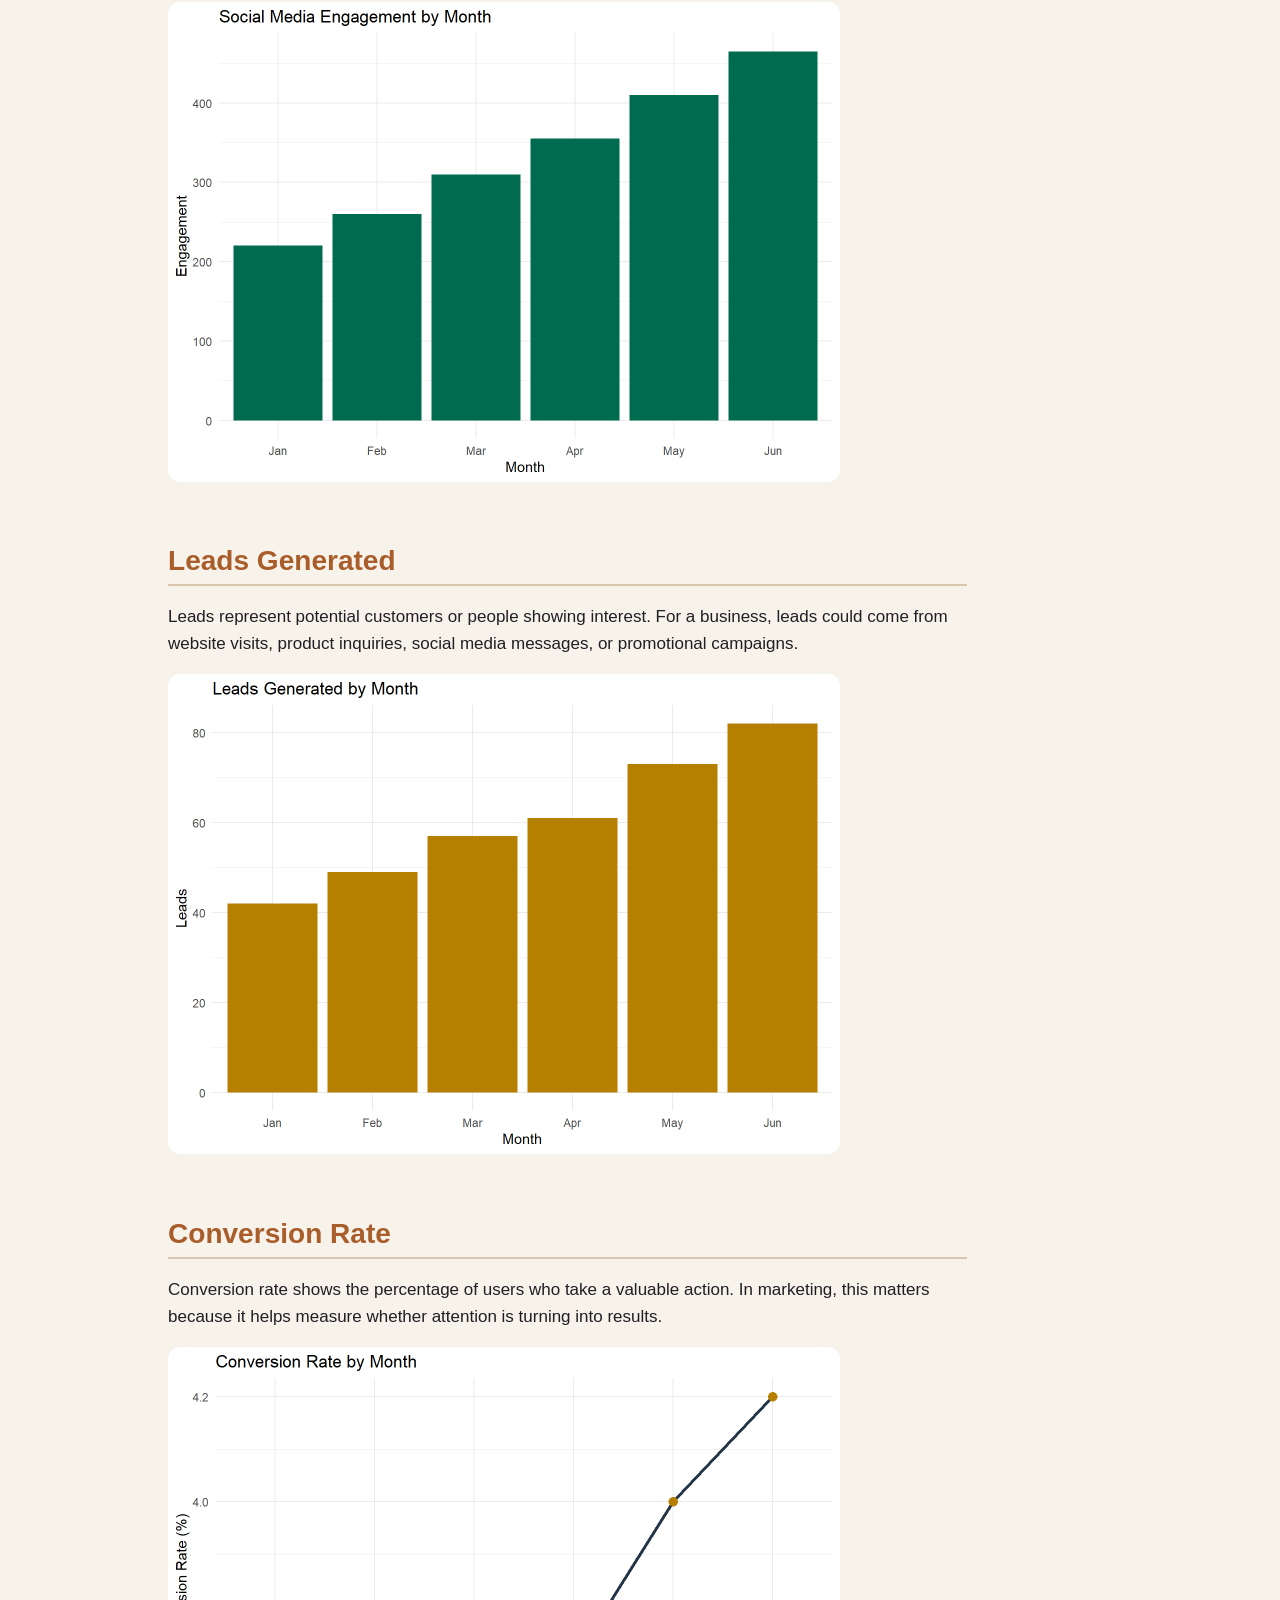
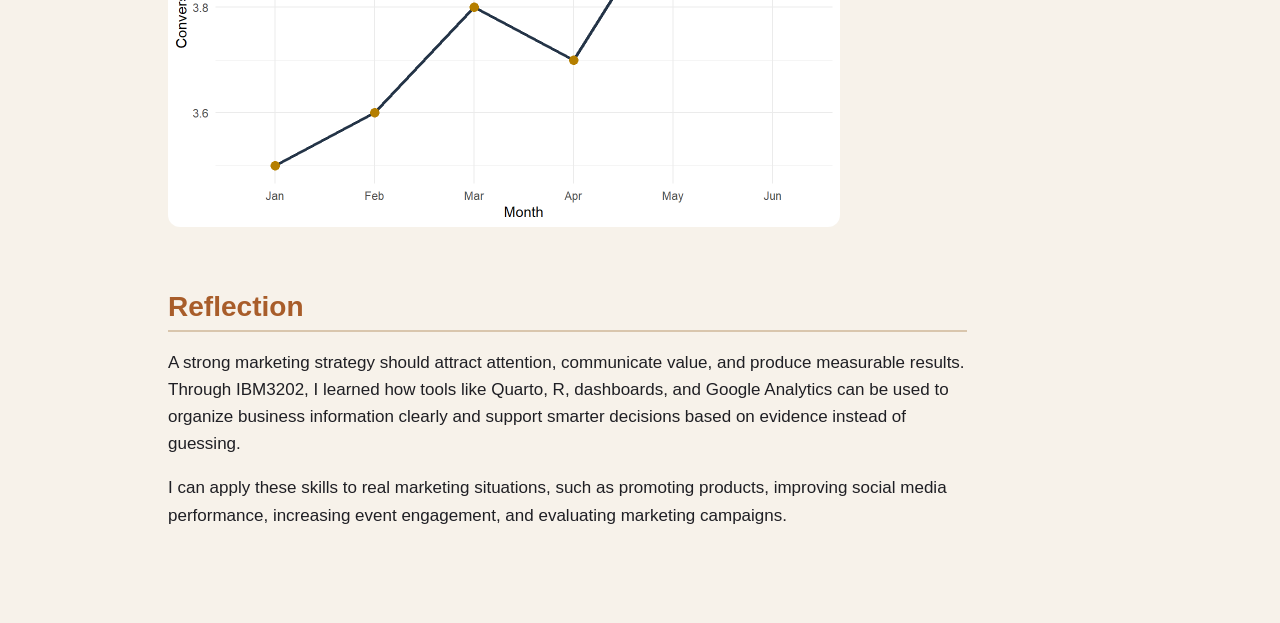
<file: docs/dashboard.html>
<!DOCTYPE html>
<html xmlns="http://www.w3.org/1999/xhtml" lang="en" xml:lang="en"><head>

<meta charset="utf-8">
<meta name="generator" content="quarto-1.8.25">

<meta name="viewport" content="width=device-width, initial-scale=1.0, user-scalable=yes">


<title>Marketing Dashboard – Harrison Gan</title>
<style>
code{white-space: pre-wrap;}
span.smallcaps{font-variant: small-caps;}
div.columns{display: flex; gap: min(4vw, 1.5em);}
div.column{flex: auto; overflow-x: auto;}
div.hanging-indent{margin-left: 1.5em; text-indent: -1.5em;}
ul.task-list{list-style: none;}
ul.task-list li input[type="checkbox"] {
  width: 0.8em;
  margin: 0 0.8em 0.2em -1em; /* quarto-specific, see https://github.com/quarto-dev/quarto-cli/issues/4556 */ 
  vertical-align: middle;
}
</style>


<script src="site_libs/quarto-nav/quarto-nav.js"></script>
<script src="site_libs/quarto-nav/headroom.min.js"></script>
<script src="site_libs/clipboard/clipboard.min.js"></script>
<script src="site_libs/quarto-search/autocomplete.umd.js"></script>
<script src="site_libs/quarto-search/fuse.min.js"></script>
<script src="site_libs/quarto-search/quarto-search.js"></script>
<meta name="quarto:offset" content="./">
<script src="site_libs/quarto-html/quarto.js" type="module"></script>
<script src="site_libs/quarto-html/tabsets/tabsets.js" type="module"></script>
<script src="site_libs/quarto-html/axe/axe-check.js" type="module"></script>
<script src="site_libs/quarto-html/popper.min.js"></script>
<script src="site_libs/quarto-html/tippy.umd.min.js"></script>
<script src="site_libs/quarto-html/anchor.min.js"></script>
<link href="site_libs/quarto-html/tippy.css" rel="stylesheet">
<link href="site_libs/quarto-html/quarto-syntax-highlighting-7b89279ff1a6dce999919e0e67d4d9ec.css" rel="stylesheet" id="quarto-text-highlighting-styles">
<script src="site_libs/bootstrap/bootstrap.min.js"></script>
<link href="site_libs/bootstrap/bootstrap-icons.css" rel="stylesheet">
<link href="site_libs/bootstrap/bootstrap-e31584831b205ffbb2d98406f31c2a5b.min.css" rel="stylesheet" append-hash="true" id="quarto-bootstrap" data-mode="light">
<script id="quarto-search-options" type="application/json">{
  "location": "navbar",
  "copy-button": false,
  "collapse-after": 3,
  "panel-placement": "end",
  "type": "overlay",
  "limit": 50,
  "keyboard-shortcut": [
    "f",
    "/",
    "s"
  ],
  "show-item-context": false,
  "language": {
    "search-no-results-text": "No results",
    "search-matching-documents-text": "matching documents",
    "search-copy-link-title": "Copy link to search",
    "search-hide-matches-text": "Hide additional matches",
    "search-more-match-text": "more match in this document",
    "search-more-matches-text": "more matches in this document",
    "search-clear-button-title": "Clear",
    "search-text-placeholder": "",
    "search-detached-cancel-button-title": "Cancel",
    "search-submit-button-title": "Submit",
    "search-label": "Search"
  }
}</script>


<link rel="stylesheet" href="styles.css">
</head>

<body class="nav-fixed quarto-light">

<div id="quarto-search-results"></div>
  <header id="quarto-header" class="headroom fixed-top">
    <nav class="navbar navbar-expand-lg " data-bs-theme="dark">
      <div class="navbar-container container-fluid">
      <div class="navbar-brand-container mx-auto">
    <a href="./index.html" class="navbar-brand navbar-brand-logo">
    </a>
    <a class="navbar-brand" href="./index.html">
    <span class="navbar-title">Harrison Gan</span>
    </a>
  </div>
            <div id="quarto-search" class="" title="Search"></div>
          <button class="navbar-toggler" type="button" data-bs-toggle="collapse" data-bs-target="#navbarCollapse" aria-controls="navbarCollapse" role="menu" aria-expanded="false" aria-label="Toggle navigation" onclick="if (window.quartoToggleHeadroom) { window.quartoToggleHeadroom(); }">
  <span class="navbar-toggler-icon"></span>
</button>
          <div class="collapse navbar-collapse" id="navbarCollapse">
            <ul class="navbar-nav navbar-nav-scroll me-auto">
  <li class="nav-item">
    <a class="nav-link" href="./index.html"> 
<span class="menu-text">Home</span></a>
  </li>  
  <li class="nav-item">
    <a class="nav-link" href="./projects.html"> 
<span class="menu-text">Marketing Portfolio</span></a>
  </li>  
  <li class="nav-item">
    <a class="nav-link active" href="./dashboard.html" aria-current="page"> 
<span class="menu-text">Marketing Dashboard</span></a>
  </li>  
  <li class="nav-item">
    <a class="nav-link" href="./presentation.html"> 
<span class="menu-text">Revealjs Presentation</span></a>
  </li>  
  <li class="nav-item">
    <a class="nav-link" href="./google-analytics.html"> 
<span class="menu-text">Google Analytics</span></a>
  </li>  
</ul>
            <ul class="navbar-nav navbar-nav-scroll ms-auto">
  <li class="nav-item compact">
    <a class="nav-link" href="mailto:harrisongan@cpp.edu"> <i class="bi bi-envelope" role="img" aria-label="Email">
</i> 
<span class="menu-text"></span></a>
  </li>  
  <li class="nav-item compact">
    <a class="nav-link" href="https://www.linkedin.com/in/harrison-gan-1943842a3"> <i class="bi bi-linkedin" role="img" aria-label="LinkedIn">
</i> 
<span class="menu-text"></span></a>
  </li>  
</ul>
          </div> <!-- /navcollapse -->
            <div class="quarto-navbar-tools">
</div>
      </div> <!-- /container-fluid -->
    </nav>
</header>
<!-- content -->
<div id="quarto-content" class="quarto-container page-columns page-rows-contents page-layout-article page-navbar">
<!-- sidebar -->
<!-- margin-sidebar -->
    <div id="quarto-margin-sidebar" class="sidebar margin-sidebar">
        <nav id="TOC" role="doc-toc" class="toc-active">
    <h2 id="toc-title">On this page</h2>
   
  <ul>
  <li><a href="#latest-month-summary" id="toc-latest-month-summary" class="nav-link active" data-scroll-target="#latest-month-summary">Latest Month Summary</a></li>
  <li><a href="#website-visits-over-time" id="toc-website-visits-over-time" class="nav-link" data-scroll-target="#website-visits-over-time">Website Visits Over Time</a></li>
  <li><a href="#social-media-engagement" id="toc-social-media-engagement" class="nav-link" data-scroll-target="#social-media-engagement">Social Media Engagement</a></li>
  <li><a href="#leads-generated" id="toc-leads-generated" class="nav-link" data-scroll-target="#leads-generated">Leads Generated</a></li>
  <li><a href="#conversion-rate" id="toc-conversion-rate" class="nav-link" data-scroll-target="#conversion-rate">Conversion Rate</a></li>
  <li><a href="#reflection" id="toc-reflection" class="nav-link" data-scroll-target="#reflection">Reflection</a></li>
  </ul>
</nav>
    </div>
<!-- main -->
<main class="content" id="quarto-document-content">

<header id="title-block-header" class="quarto-title-block default">
<div class="quarto-title">
<h1 class="title">Marketing Dashboard</h1>
</div>



<div class="quarto-title-meta">

    
  
    
  </div>
  


</header>


<p>This dashboard connects what I learned in <strong>IBM3202</strong> to my career interests in marketing, digital promotion, customer engagement, and business analytics.</p>
<p>The goal of this page is to show how marketing data can be <strong>organize</strong> into <strong>clear visuals</strong> that help businesses make <strong>better decisions</strong>.</p>
<p>This dashboard uses sample marketing data to represent the types of metrics I would track for a business</p>
<section id="latest-month-summary" class="level2">
<h2 class="anchored" data-anchor-id="latest-month-summary">Latest Month Summary</h2>
<div class="cell">
<div class="cell-output cell-output-stdout">
<pre><code># A tibble: 1 × 5
  Month Website_Visits Social_Engagement Leads Conversion_Rate
  &lt;fct&gt;          &lt;dbl&gt;             &lt;dbl&gt; &lt;dbl&gt;           &lt;dbl&gt;
1 Jun             1950               465    82             4.2</code></pre>
</div>
</div>
<p>For the latest month, the dashboard shows:</p>
<ul>
<li><strong>Website Visits:</strong> 1950</li>
<li><strong>Social Engagement:</strong> 465</li>
<li><strong>Leads:</strong> 82</li>
<li><strong>Conversion Rate:</strong> 4.2%</li>
</ul>
<p>These KPIs connect to marketing because they help measure awareness, engagement, customer interest, and action.</p>
</section>
<section id="website-visits-over-time" class="level2">
<h2 class="anchored" data-anchor-id="website-visits-over-time">Website Visits Over Time</h2>
<p>Website visits help measure digital visibility. In marketing, this can show whether more people are discovering a business, campaign, or organization online.</p>
<div class="cell">
<div class="cell-output-display">
<div>
<figure class="figure">
<p><img src="dashboard_files/figure-html/unnamed-chunk-2-1.png" class="img-fluid figure-img" width="672"></p>
</figure>
</div>
</div>
</div>
</section>
<section id="social-media-engagement" class="level2">
<h2 class="anchored" data-anchor-id="social-media-engagement">Social Media Engagement</h2>
<p>Social media engagement is important because it shows whether content is connecting with an audience. Strong content can help increase attention, interest, and participation.</p>
<div class="cell">
<div class="cell-output-display">
<div>
<figure class="figure">
<p><img src="dashboard_files/figure-html/unnamed-chunk-3-1.png" class="img-fluid figure-img" width="672"></p>
</figure>
</div>
</div>
</div>
</section>
<section id="leads-generated" class="level2">
<h2 class="anchored" data-anchor-id="leads-generated">Leads Generated</h2>
<p>Leads represent potential customers or people showing interest. For a business, leads could come from website visits, product inquiries, social media messages, or promotional campaigns.</p>
<div class="cell">
<div class="cell-output-display">
<div>
<figure class="figure">
<p><img src="dashboard_files/figure-html/unnamed-chunk-4-1.png" class="img-fluid figure-img" width="672"></p>
</figure>
</div>
</div>
</div>
</section>
<section id="conversion-rate" class="level2">
<h2 class="anchored" data-anchor-id="conversion-rate">Conversion Rate</h2>
<p>Conversion rate shows the percentage of users who take a valuable action. In marketing, this matters because it helps measure whether attention is turning into results.</p>
<div class="cell">
<div class="cell-output-display">
<div>
<figure class="figure">
<p><img src="dashboard_files/figure-html/unnamed-chunk-5-1.png" class="img-fluid figure-img" width="672"></p>
</figure>
</div>
</div>
</div>
</section>
<section id="reflection" class="level2">
<h2 class="anchored" data-anchor-id="reflection">Reflection</h2>
<p>A strong marketing strategy should attract attention, communicate value, and produce measurable results. Through IBM3202, I learned how tools like Quarto, R, dashboards, and Google Analytics can be used to organize business information clearly and support smarter decisions based on evidence instead of guessing.</p>
<p>I can apply these skills to real marketing situations, such as promoting products, improving social media performance, increasing event engagement, and evaluating marketing campaigns.</p>


</section>

</main> <!-- /main -->
<script id="quarto-html-after-body" type="application/javascript">
  window.document.addEventListener("DOMContentLoaded", function (event) {
    const icon = "";
    const anchorJS = new window.AnchorJS();
    anchorJS.options = {
      placement: 'right',
      icon: icon
    };
    anchorJS.add('.anchored');
    const isCodeAnnotation = (el) => {
      for (const clz of el.classList) {
        if (clz.startsWith('code-annotation-')) {                     
          return true;
        }
      }
      return false;
    }
    const onCopySuccess = function(e) {
      // button target
      const button = e.trigger;
      // don't keep focus
      button.blur();
      // flash "checked"
      button.classList.add('code-copy-button-checked');
      var currentTitle = button.getAttribute("title");
      button.setAttribute("title", "Copied!");
      let tooltip;
      if (window.bootstrap) {
        button.setAttribute("data-bs-toggle", "tooltip");
        button.setAttribute("data-bs-placement", "left");
        button.setAttribute("data-bs-title", "Copied!");
        tooltip = new bootstrap.Tooltip(button, 
          { trigger: "manual", 
            customClass: "code-copy-button-tooltip",
            offset: [0, -8]});
        tooltip.show();    
      }
      setTimeout(function() {
        if (tooltip) {
          tooltip.hide();
          button.removeAttribute("data-bs-title");
          button.removeAttribute("data-bs-toggle");
          button.removeAttribute("data-bs-placement");
        }
        button.setAttribute("title", currentTitle);
        button.classList.remove('code-copy-button-checked');
      }, 1000);
      // clear code selection
      e.clearSelection();
    }
    const getTextToCopy = function(trigger) {
      const outerScaffold = trigger.parentElement.cloneNode(true);
      const codeEl = outerScaffold.querySelector('code');
      for (const childEl of codeEl.children) {
        if (isCodeAnnotation(childEl)) {
          childEl.remove();
        }
      }
      return codeEl.innerText;
    }
    const clipboard = new window.ClipboardJS('.code-copy-button:not([data-in-quarto-modal])', {
      text: getTextToCopy
    });
    clipboard.on('success', onCopySuccess);
    if (window.document.getElementById('quarto-embedded-source-code-modal')) {
      const clipboardModal = new window.ClipboardJS('.code-copy-button[data-in-quarto-modal]', {
        text: getTextToCopy,
        container: window.document.getElementById('quarto-embedded-source-code-modal')
      });
      clipboardModal.on('success', onCopySuccess);
    }
      var localhostRegex = new RegExp(/^(?:http|https):\/\/localhost\:?[0-9]*\//);
      var mailtoRegex = new RegExp(/^mailto:/);
        var filterRegex = new RegExp('/' + window.location.host + '/');
      var isInternal = (href) => {
          return filterRegex.test(href) || localhostRegex.test(href) || mailtoRegex.test(href);
      }
      // Inspect non-navigation links and adorn them if external
     var links = window.document.querySelectorAll('a[href]:not(.nav-link):not(.navbar-brand):not(.toc-action):not(.sidebar-link):not(.sidebar-item-toggle):not(.pagination-link):not(.no-external):not([aria-hidden]):not(.dropdown-item):not(.quarto-navigation-tool):not(.about-link)');
      for (var i=0; i<links.length; i++) {
        const link = links[i];
        if (!isInternal(link.href)) {
          // undo the damage that might have been done by quarto-nav.js in the case of
          // links that we want to consider external
          if (link.dataset.originalHref !== undefined) {
            link.href = link.dataset.originalHref;
          }
        }
      }
    function tippyHover(el, contentFn, onTriggerFn, onUntriggerFn) {
      const config = {
        allowHTML: true,
        maxWidth: 500,
        delay: 100,
        arrow: false,
        appendTo: function(el) {
            return el.parentElement;
        },
        interactive: true,
        interactiveBorder: 10,
        theme: 'quarto',
        placement: 'bottom-start',
      };
      if (contentFn) {
        config.content = contentFn;
      }
      if (onTriggerFn) {
        config.onTrigger = onTriggerFn;
      }
      if (onUntriggerFn) {
        config.onUntrigger = onUntriggerFn;
      }
      window.tippy(el, config); 
    }
    const noterefs = window.document.querySelectorAll('a[role="doc-noteref"]');
    for (var i=0; i<noterefs.length; i++) {
      const ref = noterefs[i];
      tippyHover(ref, function() {
        // use id or data attribute instead here
        let href = ref.getAttribute('data-footnote-href') || ref.getAttribute('href');
        try { href = new URL(href).hash; } catch {}
        const id = href.replace(/^#\/?/, "");
        const note = window.document.getElementById(id);
        if (note) {
          return note.innerHTML;
        } else {
          return "";
        }
      });
    }
    const xrefs = window.document.querySelectorAll('a.quarto-xref');
    const processXRef = (id, note) => {
      // Strip column container classes
      const stripColumnClz = (el) => {
        el.classList.remove("page-full", "page-columns");
        if (el.children) {
          for (const child of el.children) {
            stripColumnClz(child);
          }
        }
      }
      stripColumnClz(note)
      if (id === null || id.startsWith('sec-')) {
        // Special case sections, only their first couple elements
        const container = document.createElement("div");
        if (note.children && note.children.length > 2) {
          container.appendChild(note.children[0].cloneNode(true));
          for (let i = 1; i < note.children.length; i++) {
            const child = note.children[i];
            if (child.tagName === "P" && child.innerText === "") {
              continue;
            } else {
              container.appendChild(child.cloneNode(true));
              break;
            }
          }
          if (window.Quarto?.typesetMath) {
            window.Quarto.typesetMath(container);
          }
          return container.innerHTML
        } else {
          if (window.Quarto?.typesetMath) {
            window.Quarto.typesetMath(note);
          }
          return note.innerHTML;
        }
      } else {
        // Remove any anchor links if they are present
        const anchorLink = note.querySelector('a.anchorjs-link');
        if (anchorLink) {
          anchorLink.remove();
        }
        if (window.Quarto?.typesetMath) {
          window.Quarto.typesetMath(note);
        }
        if (note.classList.contains("callout")) {
          return note.outerHTML;
        } else {
          return note.innerHTML;
        }
      }
    }
    for (var i=0; i<xrefs.length; i++) {
      const xref = xrefs[i];
      tippyHover(xref, undefined, function(instance) {
        instance.disable();
        let url = xref.getAttribute('href');
        let hash = undefined; 
        if (url.startsWith('#')) {
          hash = url;
        } else {
          try { hash = new URL(url).hash; } catch {}
        }
        if (hash) {
          const id = hash.replace(/^#\/?/, "");
          const note = window.document.getElementById(id);
          if (note !== null) {
            try {
              const html = processXRef(id, note.cloneNode(true));
              instance.setContent(html);
            } finally {
              instance.enable();
              instance.show();
            }
          } else {
            // See if we can fetch this
            fetch(url.split('#')[0])
            .then(res => res.text())
            .then(html => {
              const parser = new DOMParser();
              const htmlDoc = parser.parseFromString(html, "text/html");
              const note = htmlDoc.getElementById(id);
              if (note !== null) {
                const html = processXRef(id, note);
                instance.setContent(html);
              } 
            }).finally(() => {
              instance.enable();
              instance.show();
            });
          }
        } else {
          // See if we can fetch a full url (with no hash to target)
          // This is a special case and we should probably do some content thinning / targeting
          fetch(url)
          .then(res => res.text())
          .then(html => {
            const parser = new DOMParser();
            const htmlDoc = parser.parseFromString(html, "text/html");
            const note = htmlDoc.querySelector('main.content');
            if (note !== null) {
              // This should only happen for chapter cross references
              // (since there is no id in the URL)
              // remove the first header
              if (note.children.length > 0 && note.children[0].tagName === "HEADER") {
                note.children[0].remove();
              }
              const html = processXRef(null, note);
              instance.setContent(html);
            } 
          }).finally(() => {
            instance.enable();
            instance.show();
          });
        }
      }, function(instance) {
      });
    }
        let selectedAnnoteEl;
        const selectorForAnnotation = ( cell, annotation) => {
          let cellAttr = 'data-code-cell="' + cell + '"';
          let lineAttr = 'data-code-annotation="' +  annotation + '"';
          const selector = 'span[' + cellAttr + '][' + lineAttr + ']';
          return selector;
        }
        const selectCodeLines = (annoteEl) => {
          const doc = window.document;
          const targetCell = annoteEl.getAttribute("data-target-cell");
          const targetAnnotation = annoteEl.getAttribute("data-target-annotation");
          const annoteSpan = window.document.querySelector(selectorForAnnotation(targetCell, targetAnnotation));
          const lines = annoteSpan.getAttribute("data-code-lines").split(",");
          const lineIds = lines.map((line) => {
            return targetCell + "-" + line;
          })
          let top = null;
          let height = null;
          let parent = null;
          if (lineIds.length > 0) {
              //compute the position of the single el (top and bottom and make a div)
              const el = window.document.getElementById(lineIds[0]);
              top = el.offsetTop;
              height = el.offsetHeight;
              parent = el.parentElement.parentElement;
            if (lineIds.length > 1) {
              const lastEl = window.document.getElementById(lineIds[lineIds.length - 1]);
              const bottom = lastEl.offsetTop + lastEl.offsetHeight;
              height = bottom - top;
            }
            if (top !== null && height !== null && parent !== null) {
              // cook up a div (if necessary) and position it 
              let div = window.document.getElementById("code-annotation-line-highlight");
              if (div === null) {
                div = window.document.createElement("div");
                div.setAttribute("id", "code-annotation-line-highlight");
                div.style.position = 'absolute';
                parent.appendChild(div);
              }
              div.style.top = top - 2 + "px";
              div.style.height = height + 4 + "px";
              div.style.left = 0;
              let gutterDiv = window.document.getElementById("code-annotation-line-highlight-gutter");
              if (gutterDiv === null) {
                gutterDiv = window.document.createElement("div");
                gutterDiv.setAttribute("id", "code-annotation-line-highlight-gutter");
                gutterDiv.style.position = 'absolute';
                const codeCell = window.document.getElementById(targetCell);
                const gutter = codeCell.querySelector('.code-annotation-gutter');
                gutter.appendChild(gutterDiv);
              }
              gutterDiv.style.top = top - 2 + "px";
              gutterDiv.style.height = height + 4 + "px";
            }
            selectedAnnoteEl = annoteEl;
          }
        };
        const unselectCodeLines = () => {
          const elementsIds = ["code-annotation-line-highlight", "code-annotation-line-highlight-gutter"];
          elementsIds.forEach((elId) => {
            const div = window.document.getElementById(elId);
            if (div) {
              div.remove();
            }
          });
          selectedAnnoteEl = undefined;
        };
          // Handle positioning of the toggle
      window.addEventListener(
        "resize",
        throttle(() => {
          elRect = undefined;
          if (selectedAnnoteEl) {
            selectCodeLines(selectedAnnoteEl);
          }
        }, 10)
      );
      function throttle(fn, ms) {
      let throttle = false;
      let timer;
        return (...args) => {
          if(!throttle) { // first call gets through
              fn.apply(this, args);
              throttle = true;
          } else { // all the others get throttled
              if(timer) clearTimeout(timer); // cancel #2
              timer = setTimeout(() => {
                fn.apply(this, args);
                timer = throttle = false;
              }, ms);
          }
        };
      }
        // Attach click handler to the DT
        const annoteDls = window.document.querySelectorAll('dt[data-target-cell]');
        for (const annoteDlNode of annoteDls) {
          annoteDlNode.addEventListener('click', (event) => {
            const clickedEl = event.target;
            if (clickedEl !== selectedAnnoteEl) {
              unselectCodeLines();
              const activeEl = window.document.querySelector('dt[data-target-cell].code-annotation-active');
              if (activeEl) {
                activeEl.classList.remove('code-annotation-active');
              }
              selectCodeLines(clickedEl);
              clickedEl.classList.add('code-annotation-active');
            } else {
              // Unselect the line
              unselectCodeLines();
              clickedEl.classList.remove('code-annotation-active');
            }
          });
        }
    const findCites = (el) => {
      const parentEl = el.parentElement;
      if (parentEl) {
        const cites = parentEl.dataset.cites;
        if (cites) {
          return {
            el,
            cites: cites.split(' ')
          };
        } else {
          return findCites(el.parentElement)
        }
      } else {
        return undefined;
      }
    };
    var bibliorefs = window.document.querySelectorAll('a[role="doc-biblioref"]');
    for (var i=0; i<bibliorefs.length; i++) {
      const ref = bibliorefs[i];
      const citeInfo = findCites(ref);
      if (citeInfo) {
        tippyHover(citeInfo.el, function() {
          var popup = window.document.createElement('div');
          citeInfo.cites.forEach(function(cite) {
            var citeDiv = window.document.createElement('div');
            citeDiv.classList.add('hanging-indent');
            citeDiv.classList.add('csl-entry');
            var biblioDiv = window.document.getElementById('ref-' + cite);
            if (biblioDiv) {
              citeDiv.innerHTML = biblioDiv.innerHTML;
            }
            popup.appendChild(citeDiv);
          });
          return popup.innerHTML;
        });
      }
    }
  });
  </script>
</div> <!-- /content -->




</body></html>
</file>
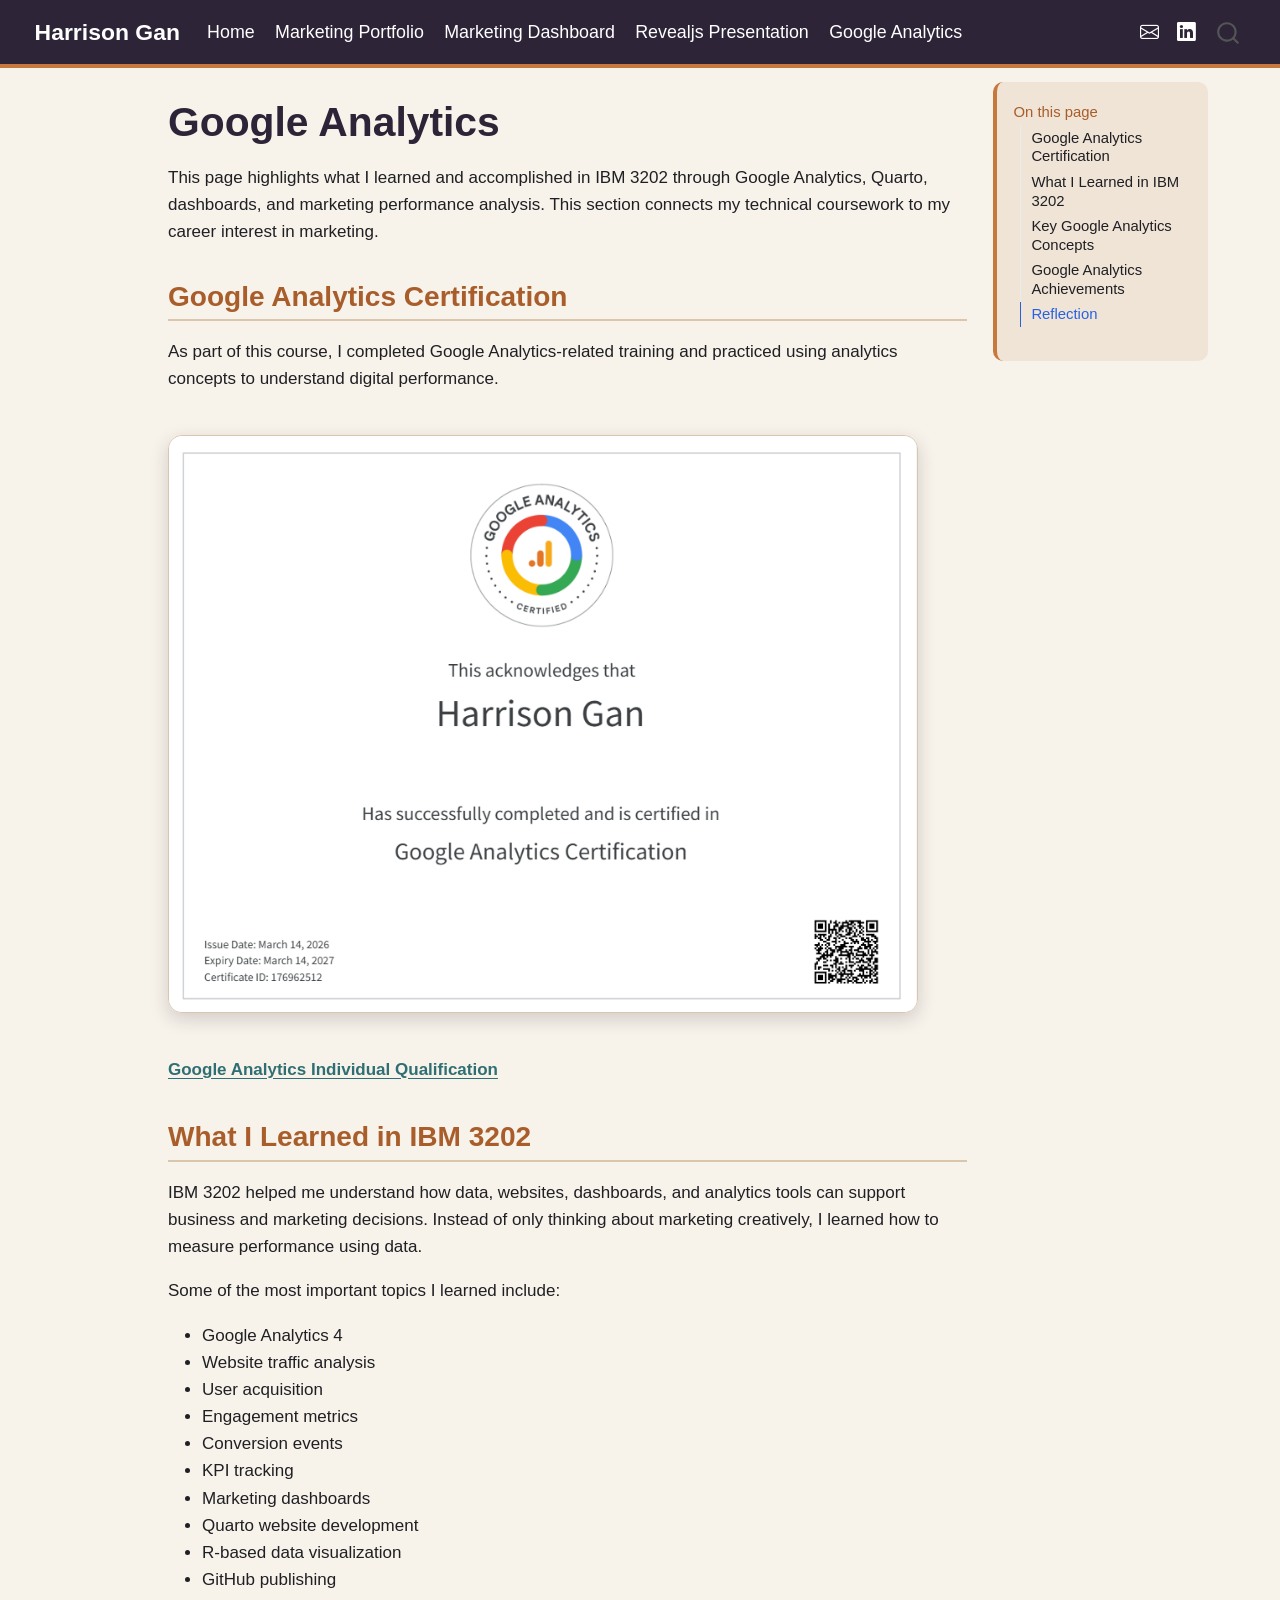
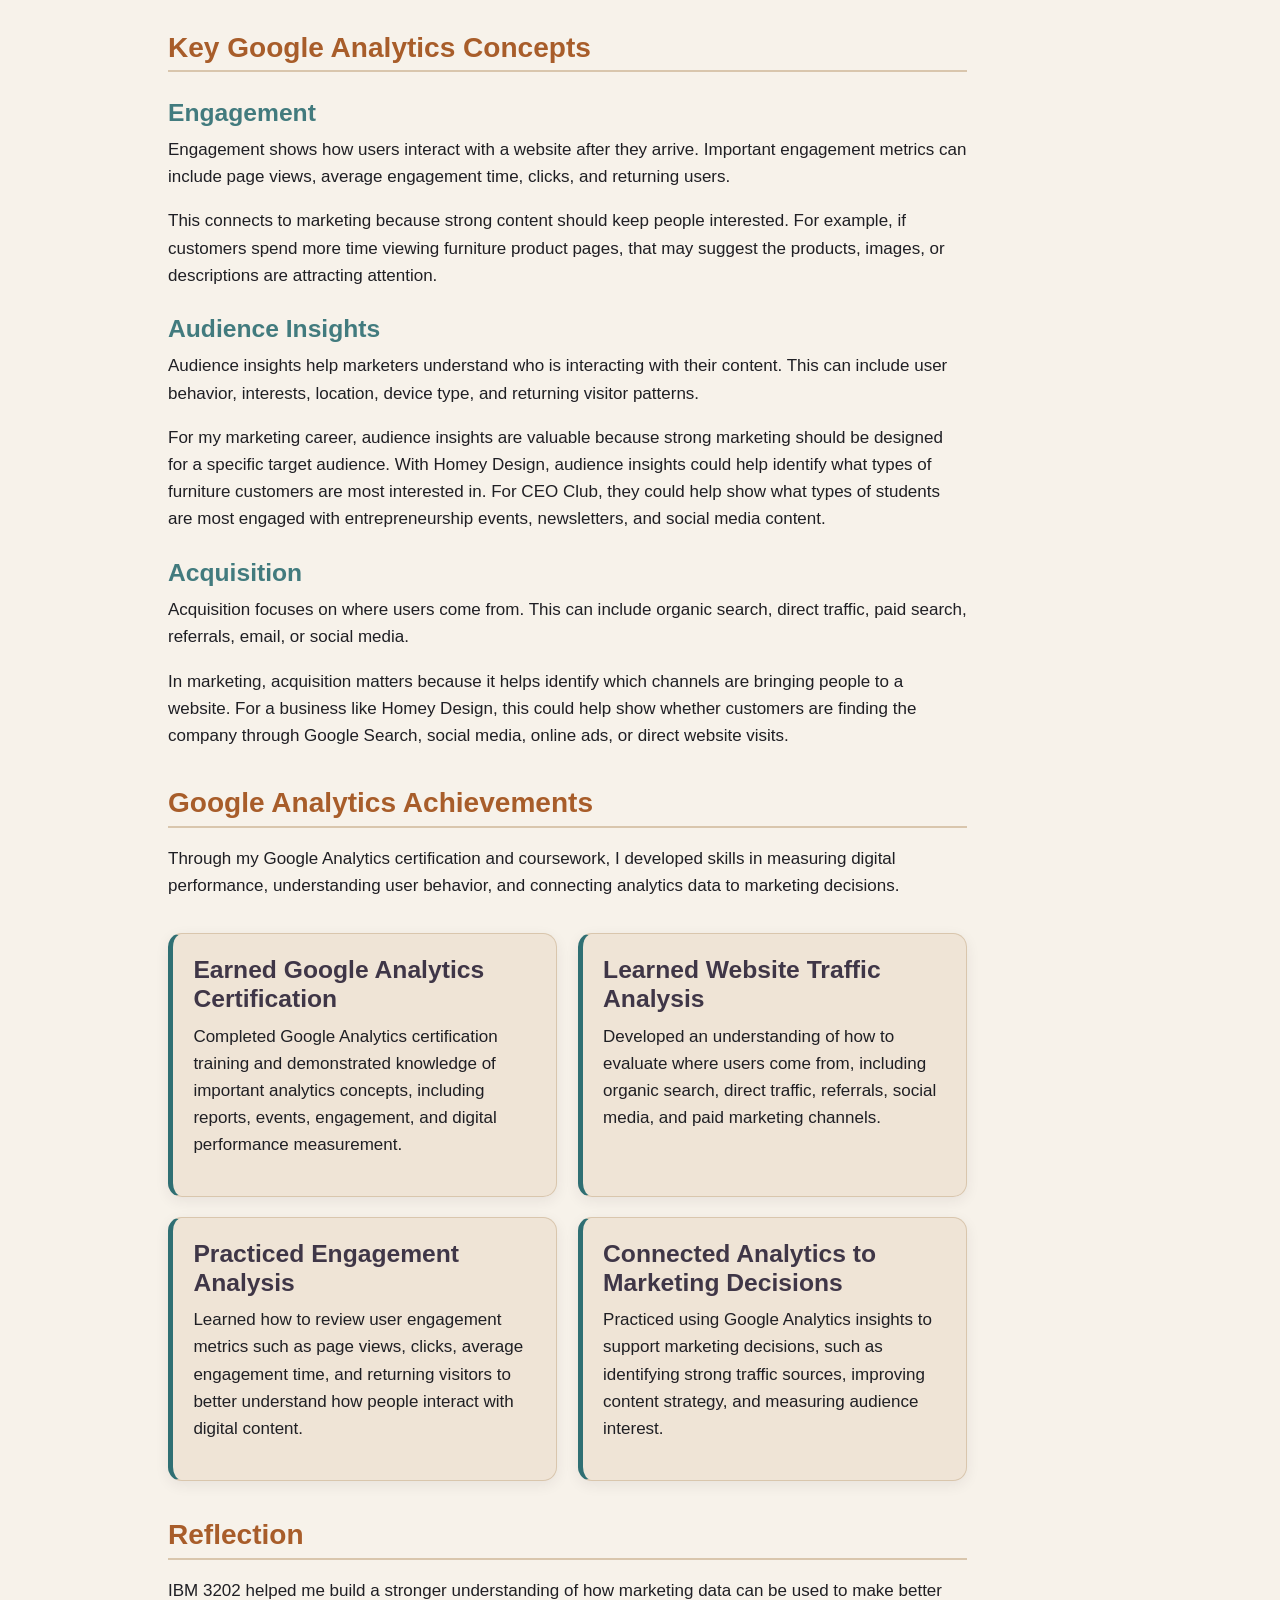
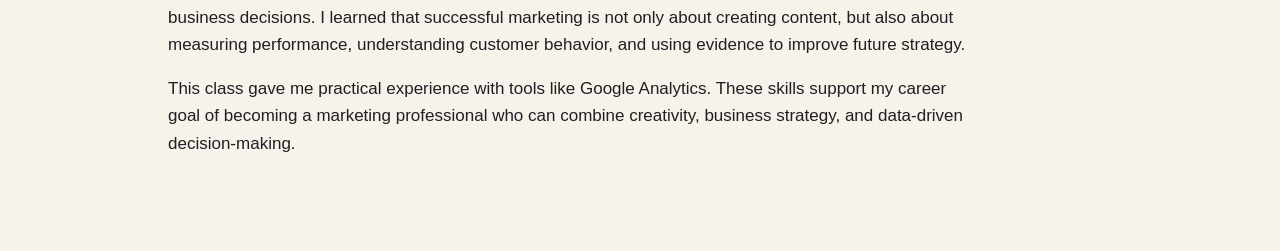
<file: docs/google-analytics.html>
<!DOCTYPE html>
<html xmlns="http://www.w3.org/1999/xhtml" lang="en" xml:lang="en"><head>

<meta charset="utf-8">
<meta name="generator" content="quarto-1.8.25">

<meta name="viewport" content="width=device-width, initial-scale=1.0, user-scalable=yes">


<title>Google Analytics – Harrison Gan</title>
<style>
code{white-space: pre-wrap;}
span.smallcaps{font-variant: small-caps;}
div.columns{display: flex; gap: min(4vw, 1.5em);}
div.column{flex: auto; overflow-x: auto;}
div.hanging-indent{margin-left: 1.5em; text-indent: -1.5em;}
ul.task-list{list-style: none;}
ul.task-list li input[type="checkbox"] {
  width: 0.8em;
  margin: 0 0.8em 0.2em -1em; /* quarto-specific, see https://github.com/quarto-dev/quarto-cli/issues/4556 */ 
  vertical-align: middle;
}
</style>


<script src="site_libs/quarto-nav/quarto-nav.js"></script>
<script src="site_libs/quarto-nav/headroom.min.js"></script>
<script src="site_libs/clipboard/clipboard.min.js"></script>
<script src="site_libs/quarto-search/autocomplete.umd.js"></script>
<script src="site_libs/quarto-search/fuse.min.js"></script>
<script src="site_libs/quarto-search/quarto-search.js"></script>
<meta name="quarto:offset" content="./">
<script src="site_libs/quarto-html/quarto.js" type="module"></script>
<script src="site_libs/quarto-html/tabsets/tabsets.js" type="module"></script>
<script src="site_libs/quarto-html/axe/axe-check.js" type="module"></script>
<script src="site_libs/quarto-html/popper.min.js"></script>
<script src="site_libs/quarto-html/tippy.umd.min.js"></script>
<script src="site_libs/quarto-html/anchor.min.js"></script>
<link href="site_libs/quarto-html/tippy.css" rel="stylesheet">
<link href="site_libs/quarto-html/quarto-syntax-highlighting-7b89279ff1a6dce999919e0e67d4d9ec.css" rel="stylesheet" id="quarto-text-highlighting-styles">
<script src="site_libs/bootstrap/bootstrap.min.js"></script>
<link href="site_libs/bootstrap/bootstrap-icons.css" rel="stylesheet">
<link href="site_libs/bootstrap/bootstrap-e31584831b205ffbb2d98406f31c2a5b.min.css" rel="stylesheet" append-hash="true" id="quarto-bootstrap" data-mode="light">
<script id="quarto-search-options" type="application/json">{
  "location": "navbar",
  "copy-button": false,
  "collapse-after": 3,
  "panel-placement": "end",
  "type": "overlay",
  "limit": 50,
  "keyboard-shortcut": [
    "f",
    "/",
    "s"
  ],
  "show-item-context": false,
  "language": {
    "search-no-results-text": "No results",
    "search-matching-documents-text": "matching documents",
    "search-copy-link-title": "Copy link to search",
    "search-hide-matches-text": "Hide additional matches",
    "search-more-match-text": "more match in this document",
    "search-more-matches-text": "more matches in this document",
    "search-clear-button-title": "Clear",
    "search-text-placeholder": "",
    "search-detached-cancel-button-title": "Cancel",
    "search-submit-button-title": "Submit",
    "search-label": "Search"
  }
}</script>


<link rel="stylesheet" href="styles.css">
</head>

<body class="nav-fixed quarto-light">

<div id="quarto-search-results"></div>
  <header id="quarto-header" class="headroom fixed-top">
    <nav class="navbar navbar-expand-lg " data-bs-theme="dark">
      <div class="navbar-container container-fluid">
      <div class="navbar-brand-container mx-auto">
    <a href="./index.html" class="navbar-brand navbar-brand-logo">
    </a>
    <a class="navbar-brand" href="./index.html">
    <span class="navbar-title">Harrison Gan</span>
    </a>
  </div>
            <div id="quarto-search" class="" title="Search"></div>
          <button class="navbar-toggler" type="button" data-bs-toggle="collapse" data-bs-target="#navbarCollapse" aria-controls="navbarCollapse" role="menu" aria-expanded="false" aria-label="Toggle navigation" onclick="if (window.quartoToggleHeadroom) { window.quartoToggleHeadroom(); }">
  <span class="navbar-toggler-icon"></span>
</button>
          <div class="collapse navbar-collapse" id="navbarCollapse">
            <ul class="navbar-nav navbar-nav-scroll me-auto">
  <li class="nav-item">
    <a class="nav-link" href="./index.html"> 
<span class="menu-text">Home</span></a>
  </li>  
  <li class="nav-item">
    <a class="nav-link" href="./projects.html"> 
<span class="menu-text">Marketing Portfolio</span></a>
  </li>  
  <li class="nav-item">
    <a class="nav-link" href="./dashboard.html"> 
<span class="menu-text">Marketing Dashboard</span></a>
  </li>  
  <li class="nav-item">
    <a class="nav-link" href="./presentation.html"> 
<span class="menu-text">Revealjs Presentation</span></a>
  </li>  
  <li class="nav-item">
    <a class="nav-link active" href="./google-analytics.html" aria-current="page"> 
<span class="menu-text">Google Analytics</span></a>
  </li>  
</ul>
            <ul class="navbar-nav navbar-nav-scroll ms-auto">
  <li class="nav-item compact">
    <a class="nav-link" href="mailto:harrisongan@cpp.edu"> <i class="bi bi-envelope" role="img" aria-label="Email">
</i> 
<span class="menu-text"></span></a>
  </li>  
  <li class="nav-item compact">
    <a class="nav-link" href="https://www.linkedin.com/in/harrison-gan-1943842a3"> <i class="bi bi-linkedin" role="img" aria-label="LinkedIn">
</i> 
<span class="menu-text"></span></a>
  </li>  
</ul>
          </div> <!-- /navcollapse -->
            <div class="quarto-navbar-tools">
</div>
      </div> <!-- /container-fluid -->
    </nav>
</header>
<!-- content -->
<div id="quarto-content" class="quarto-container page-columns page-rows-contents page-layout-article page-navbar">
<!-- sidebar -->
<!-- margin-sidebar -->
    <div id="quarto-margin-sidebar" class="sidebar margin-sidebar">
        <nav id="TOC" role="doc-toc" class="toc-active">
    <h2 id="toc-title">On this page</h2>
   
  <ul>
  <li><a href="#google-analytics-certification" id="toc-google-analytics-certification" class="nav-link active" data-scroll-target="#google-analytics-certification">Google Analytics Certification</a></li>
  <li><a href="#what-i-learned-in-ibm-3202" id="toc-what-i-learned-in-ibm-3202" class="nav-link" data-scroll-target="#what-i-learned-in-ibm-3202">What I Learned in IBM 3202</a></li>
  <li><a href="#key-google-analytics-concepts" id="toc-key-google-analytics-concepts" class="nav-link" data-scroll-target="#key-google-analytics-concepts">Key Google Analytics Concepts</a>
  <ul class="collapse">
  <li><a href="#engagement" id="toc-engagement" class="nav-link" data-scroll-target="#engagement">Engagement</a></li>
  <li><a href="#audience-insights" id="toc-audience-insights" class="nav-link" data-scroll-target="#audience-insights">Audience Insights</a></li>
  <li><a href="#acquisition" id="toc-acquisition" class="nav-link" data-scroll-target="#acquisition">Acquisition</a></li>
  </ul></li>
  <li><a href="#google-analytics-achievements" id="toc-google-analytics-achievements" class="nav-link" data-scroll-target="#google-analytics-achievements">Google Analytics Achievements</a></li>
  <li><a href="#reflection" id="toc-reflection" class="nav-link" data-scroll-target="#reflection">Reflection</a></li>
  </ul>
</nav>
    </div>
<!-- main -->
<main class="content" id="quarto-document-content">

<header id="title-block-header" class="quarto-title-block default">
<div class="quarto-title">
<h1 class="title">Google Analytics</h1>
</div>



<div class="quarto-title-meta">

    
  
    
  </div>
  


</header>


<p>This page highlights what I learned and accomplished in IBM 3202 through Google Analytics, Quarto, dashboards, and marketing performance analysis. This section connects my technical coursework to my career interest in marketing.</p>
<section id="google-analytics-certification" class="level2">
<h2 class="anchored" data-anchor-id="google-analytics-certification">Google Analytics Certification</h2>
<p>As part of this course, I completed Google Analytics-related training and practiced using analytics concepts to understand digital performance.</p>
<p><img src="images/GACertified.png" class="cert-image img-fluid"></p>
<p><a href="PASTE-YOUR-CERTIFICATION-LINK-HERE">Google Analytics Individual Qualification</a></p>
</section>
<section id="what-i-learned-in-ibm-3202" class="level2">
<h2 class="anchored" data-anchor-id="what-i-learned-in-ibm-3202">What I Learned in IBM 3202</h2>
<p>IBM 3202 helped me understand how data, websites, dashboards, and analytics tools can support business and marketing decisions. Instead of only thinking about marketing creatively, I learned how to measure performance using data.</p>
<p>Some of the most important topics I learned include:</p>
<ul>
<li>Google Analytics 4</li>
<li>Website traffic analysis</li>
<li>User acquisition</li>
<li>Engagement metrics</li>
<li>Conversion events</li>
<li>KPI tracking</li>
<li>Marketing dashboards</li>
<li>Quarto website development</li>
<li>R-based data visualization</li>
<li>GitHub publishing</li>
</ul>
</section>
<section id="key-google-analytics-concepts" class="level2">
<h2 class="anchored" data-anchor-id="key-google-analytics-concepts">Key Google Analytics Concepts</h2>
<section id="engagement" class="level3">
<h3 class="anchored" data-anchor-id="engagement">Engagement</h3>
<p>Engagement shows how users interact with a website after they arrive. Important engagement metrics can include page views, average engagement time, clicks, and returning users.</p>
<p>This connects to marketing because strong content should keep people interested. For example, if customers spend more time viewing furniture product pages, that may suggest the products, images, or descriptions are attracting attention.</p>
</section>
<section id="audience-insights" class="level3">
<h3 class="anchored" data-anchor-id="audience-insights">Audience Insights</h3>
<p>Audience insights help marketers understand who is interacting with their content. This can include user behavior, interests, location, device type, and returning visitor patterns.</p>
<p>For my marketing career, audience insights are valuable because strong marketing should be designed for a specific target audience. With Homey Design, audience insights could help identify what types of furniture customers are most interested in. For CEO Club, they could help show what types of students are most engaged with entrepreneurship events, newsletters, and social media content.</p>
</section>
<section id="acquisition" class="level3">
<h3 class="anchored" data-anchor-id="acquisition">Acquisition</h3>
<p>Acquisition focuses on where users come from. This can include organic search, direct traffic, paid search, referrals, email, or social media.</p>
<p>In marketing, acquisition matters because it helps identify which channels are bringing people to a website. For a business like Homey Design, this could help show whether customers are finding the company through Google Search, social media, online ads, or direct website visits.</p>
</section>
</section>
<section id="google-analytics-achievements" class="level2">
<h2 class="anchored" data-anchor-id="google-analytics-achievements">Google Analytics Achievements</h2>
<p>Through my Google Analytics certification and coursework, I developed skills in measuring digital performance, understanding user behavior, and connecting analytics data to marketing decisions.</p>
<div class="achievement-grid">
<section id="earned-google-analytics-certification" class="level3 achievement-card">
<h3 class="anchored" data-anchor-id="earned-google-analytics-certification">Earned Google Analytics Certification</h3>
<p>Completed Google Analytics certification training and demonstrated knowledge of important analytics concepts, including reports, events, engagement, and digital performance measurement.</p>
</section>
<section id="learned-website-traffic-analysis" class="level3 achievement-card">
<h3 class="anchored" data-anchor-id="learned-website-traffic-analysis">Learned Website Traffic Analysis</h3>
<p>Developed an understanding of how to evaluate where users come from, including organic search, direct traffic, referrals, social media, and paid marketing channels.</p>
</section>
<section id="practiced-engagement-analysis" class="level3 achievement-card">
<h3 class="anchored" data-anchor-id="practiced-engagement-analysis">Practiced Engagement Analysis</h3>
<p>Learned how to review user engagement metrics such as page views, clicks, average engagement time, and returning visitors to better understand how people interact with digital content.</p>
</section>
<section id="connected-analytics-to-marketing-decisions" class="level3 achievement-card">
<h3 class="anchored" data-anchor-id="connected-analytics-to-marketing-decisions">Connected Analytics to Marketing Decisions</h3>
<p>Practiced using Google Analytics insights to support marketing decisions, such as identifying strong traffic sources, improving content strategy, and measuring audience interest.</p>
</section>
</div>
</section>
<section id="reflection" class="level2">
<h2 class="anchored" data-anchor-id="reflection">Reflection</h2>
<p>IBM 3202 helped me build a stronger understanding of how marketing data can be used to make better business decisions. I learned that successful marketing is not only about creating content, but also about measuring performance, understanding customer behavior, and using evidence to improve future strategy.</p>
<p>This class gave me practical experience with tools like Google Analytics. These skills support my career goal of becoming a marketing professional who can combine creativity, business strategy, and data-driven decision-making.</p>


</section>

</main> <!-- /main -->
<script id="quarto-html-after-body" type="application/javascript">
  window.document.addEventListener("DOMContentLoaded", function (event) {
    const icon = "";
    const anchorJS = new window.AnchorJS();
    anchorJS.options = {
      placement: 'right',
      icon: icon
    };
    anchorJS.add('.anchored');
    const isCodeAnnotation = (el) => {
      for (const clz of el.classList) {
        if (clz.startsWith('code-annotation-')) {                     
          return true;
        }
      }
      return false;
    }
    const onCopySuccess = function(e) {
      // button target
      const button = e.trigger;
      // don't keep focus
      button.blur();
      // flash "checked"
      button.classList.add('code-copy-button-checked');
      var currentTitle = button.getAttribute("title");
      button.setAttribute("title", "Copied!");
      let tooltip;
      if (window.bootstrap) {
        button.setAttribute("data-bs-toggle", "tooltip");
        button.setAttribute("data-bs-placement", "left");
        button.setAttribute("data-bs-title", "Copied!");
        tooltip = new bootstrap.Tooltip(button, 
          { trigger: "manual", 
            customClass: "code-copy-button-tooltip",
            offset: [0, -8]});
        tooltip.show();    
      }
      setTimeout(function() {
        if (tooltip) {
          tooltip.hide();
          button.removeAttribute("data-bs-title");
          button.removeAttribute("data-bs-toggle");
          button.removeAttribute("data-bs-placement");
        }
        button.setAttribute("title", currentTitle);
        button.classList.remove('code-copy-button-checked');
      }, 1000);
      // clear code selection
      e.clearSelection();
    }
    const getTextToCopy = function(trigger) {
      const outerScaffold = trigger.parentElement.cloneNode(true);
      const codeEl = outerScaffold.querySelector('code');
      for (const childEl of codeEl.children) {
        if (isCodeAnnotation(childEl)) {
          childEl.remove();
        }
      }
      return codeEl.innerText;
    }
    const clipboard = new window.ClipboardJS('.code-copy-button:not([data-in-quarto-modal])', {
      text: getTextToCopy
    });
    clipboard.on('success', onCopySuccess);
    if (window.document.getElementById('quarto-embedded-source-code-modal')) {
      const clipboardModal = new window.ClipboardJS('.code-copy-button[data-in-quarto-modal]', {
        text: getTextToCopy,
        container: window.document.getElementById('quarto-embedded-source-code-modal')
      });
      clipboardModal.on('success', onCopySuccess);
    }
      var localhostRegex = new RegExp(/^(?:http|https):\/\/localhost\:?[0-9]*\//);
      var mailtoRegex = new RegExp(/^mailto:/);
        var filterRegex = new RegExp('/' + window.location.host + '/');
      var isInternal = (href) => {
          return filterRegex.test(href) || localhostRegex.test(href) || mailtoRegex.test(href);
      }
      // Inspect non-navigation links and adorn them if external
     var links = window.document.querySelectorAll('a[href]:not(.nav-link):not(.navbar-brand):not(.toc-action):not(.sidebar-link):not(.sidebar-item-toggle):not(.pagination-link):not(.no-external):not([aria-hidden]):not(.dropdown-item):not(.quarto-navigation-tool):not(.about-link)');
      for (var i=0; i<links.length; i++) {
        const link = links[i];
        if (!isInternal(link.href)) {
          // undo the damage that might have been done by quarto-nav.js in the case of
          // links that we want to consider external
          if (link.dataset.originalHref !== undefined) {
            link.href = link.dataset.originalHref;
          }
        }
      }
    function tippyHover(el, contentFn, onTriggerFn, onUntriggerFn) {
      const config = {
        allowHTML: true,
        maxWidth: 500,
        delay: 100,
        arrow: false,
        appendTo: function(el) {
            return el.parentElement;
        },
        interactive: true,
        interactiveBorder: 10,
        theme: 'quarto',
        placement: 'bottom-start',
      };
      if (contentFn) {
        config.content = contentFn;
      }
      if (onTriggerFn) {
        config.onTrigger = onTriggerFn;
      }
      if (onUntriggerFn) {
        config.onUntrigger = onUntriggerFn;
      }
      window.tippy(el, config); 
    }
    const noterefs = window.document.querySelectorAll('a[role="doc-noteref"]');
    for (var i=0; i<noterefs.length; i++) {
      const ref = noterefs[i];
      tippyHover(ref, function() {
        // use id or data attribute instead here
        let href = ref.getAttribute('data-footnote-href') || ref.getAttribute('href');
        try { href = new URL(href).hash; } catch {}
        const id = href.replace(/^#\/?/, "");
        const note = window.document.getElementById(id);
        if (note) {
          return note.innerHTML;
        } else {
          return "";
        }
      });
    }
    const xrefs = window.document.querySelectorAll('a.quarto-xref');
    const processXRef = (id, note) => {
      // Strip column container classes
      const stripColumnClz = (el) => {
        el.classList.remove("page-full", "page-columns");
        if (el.children) {
          for (const child of el.children) {
            stripColumnClz(child);
          }
        }
      }
      stripColumnClz(note)
      if (id === null || id.startsWith('sec-')) {
        // Special case sections, only their first couple elements
        const container = document.createElement("div");
        if (note.children && note.children.length > 2) {
          container.appendChild(note.children[0].cloneNode(true));
          for (let i = 1; i < note.children.length; i++) {
            const child = note.children[i];
            if (child.tagName === "P" && child.innerText === "") {
              continue;
            } else {
              container.appendChild(child.cloneNode(true));
              break;
            }
          }
          if (window.Quarto?.typesetMath) {
            window.Quarto.typesetMath(container);
          }
          return container.innerHTML
        } else {
          if (window.Quarto?.typesetMath) {
            window.Quarto.typesetMath(note);
          }
          return note.innerHTML;
        }
      } else {
        // Remove any anchor links if they are present
        const anchorLink = note.querySelector('a.anchorjs-link');
        if (anchorLink) {
          anchorLink.remove();
        }
        if (window.Quarto?.typesetMath) {
          window.Quarto.typesetMath(note);
        }
        if (note.classList.contains("callout")) {
          return note.outerHTML;
        } else {
          return note.innerHTML;
        }
      }
    }
    for (var i=0; i<xrefs.length; i++) {
      const xref = xrefs[i];
      tippyHover(xref, undefined, function(instance) {
        instance.disable();
        let url = xref.getAttribute('href');
        let hash = undefined; 
        if (url.startsWith('#')) {
          hash = url;
        } else {
          try { hash = new URL(url).hash; } catch {}
        }
        if (hash) {
          const id = hash.replace(/^#\/?/, "");
          const note = window.document.getElementById(id);
          if (note !== null) {
            try {
              const html = processXRef(id, note.cloneNode(true));
              instance.setContent(html);
            } finally {
              instance.enable();
              instance.show();
            }
          } else {
            // See if we can fetch this
            fetch(url.split('#')[0])
            .then(res => res.text())
            .then(html => {
              const parser = new DOMParser();
              const htmlDoc = parser.parseFromString(html, "text/html");
              const note = htmlDoc.getElementById(id);
              if (note !== null) {
                const html = processXRef(id, note);
                instance.setContent(html);
              } 
            }).finally(() => {
              instance.enable();
              instance.show();
            });
          }
        } else {
          // See if we can fetch a full url (with no hash to target)
          // This is a special case and we should probably do some content thinning / targeting
          fetch(url)
          .then(res => res.text())
          .then(html => {
            const parser = new DOMParser();
            const htmlDoc = parser.parseFromString(html, "text/html");
            const note = htmlDoc.querySelector('main.content');
            if (note !== null) {
              // This should only happen for chapter cross references
              // (since there is no id in the URL)
              // remove the first header
              if (note.children.length > 0 && note.children[0].tagName === "HEADER") {
                note.children[0].remove();
              }
              const html = processXRef(null, note);
              instance.setContent(html);
            } 
          }).finally(() => {
            instance.enable();
            instance.show();
          });
        }
      }, function(instance) {
      });
    }
        let selectedAnnoteEl;
        const selectorForAnnotation = ( cell, annotation) => {
          let cellAttr = 'data-code-cell="' + cell + '"';
          let lineAttr = 'data-code-annotation="' +  annotation + '"';
          const selector = 'span[' + cellAttr + '][' + lineAttr + ']';
          return selector;
        }
        const selectCodeLines = (annoteEl) => {
          const doc = window.document;
          const targetCell = annoteEl.getAttribute("data-target-cell");
          const targetAnnotation = annoteEl.getAttribute("data-target-annotation");
          const annoteSpan = window.document.querySelector(selectorForAnnotation(targetCell, targetAnnotation));
          const lines = annoteSpan.getAttribute("data-code-lines").split(",");
          const lineIds = lines.map((line) => {
            return targetCell + "-" + line;
          })
          let top = null;
          let height = null;
          let parent = null;
          if (lineIds.length > 0) {
              //compute the position of the single el (top and bottom and make a div)
              const el = window.document.getElementById(lineIds[0]);
              top = el.offsetTop;
              height = el.offsetHeight;
              parent = el.parentElement.parentElement;
            if (lineIds.length > 1) {
              const lastEl = window.document.getElementById(lineIds[lineIds.length - 1]);
              const bottom = lastEl.offsetTop + lastEl.offsetHeight;
              height = bottom - top;
            }
            if (top !== null && height !== null && parent !== null) {
              // cook up a div (if necessary) and position it 
              let div = window.document.getElementById("code-annotation-line-highlight");
              if (div === null) {
                div = window.document.createElement("div");
                div.setAttribute("id", "code-annotation-line-highlight");
                div.style.position = 'absolute';
                parent.appendChild(div);
              }
              div.style.top = top - 2 + "px";
              div.style.height = height + 4 + "px";
              div.style.left = 0;
              let gutterDiv = window.document.getElementById("code-annotation-line-highlight-gutter");
              if (gutterDiv === null) {
                gutterDiv = window.document.createElement("div");
                gutterDiv.setAttribute("id", "code-annotation-line-highlight-gutter");
                gutterDiv.style.position = 'absolute';
                const codeCell = window.document.getElementById(targetCell);
                const gutter = codeCell.querySelector('.code-annotation-gutter');
                gutter.appendChild(gutterDiv);
              }
              gutterDiv.style.top = top - 2 + "px";
              gutterDiv.style.height = height + 4 + "px";
            }
            selectedAnnoteEl = annoteEl;
          }
        };
        const unselectCodeLines = () => {
          const elementsIds = ["code-annotation-line-highlight", "code-annotation-line-highlight-gutter"];
          elementsIds.forEach((elId) => {
            const div = window.document.getElementById(elId);
            if (div) {
              div.remove();
            }
          });
          selectedAnnoteEl = undefined;
        };
          // Handle positioning of the toggle
      window.addEventListener(
        "resize",
        throttle(() => {
          elRect = undefined;
          if (selectedAnnoteEl) {
            selectCodeLines(selectedAnnoteEl);
          }
        }, 10)
      );
      function throttle(fn, ms) {
      let throttle = false;
      let timer;
        return (...args) => {
          if(!throttle) { // first call gets through
              fn.apply(this, args);
              throttle = true;
          } else { // all the others get throttled
              if(timer) clearTimeout(timer); // cancel #2
              timer = setTimeout(() => {
                fn.apply(this, args);
                timer = throttle = false;
              }, ms);
          }
        };
      }
        // Attach click handler to the DT
        const annoteDls = window.document.querySelectorAll('dt[data-target-cell]');
        for (const annoteDlNode of annoteDls) {
          annoteDlNode.addEventListener('click', (event) => {
            const clickedEl = event.target;
            if (clickedEl !== selectedAnnoteEl) {
              unselectCodeLines();
              const activeEl = window.document.querySelector('dt[data-target-cell].code-annotation-active');
              if (activeEl) {
                activeEl.classList.remove('code-annotation-active');
              }
              selectCodeLines(clickedEl);
              clickedEl.classList.add('code-annotation-active');
            } else {
              // Unselect the line
              unselectCodeLines();
              clickedEl.classList.remove('code-annotation-active');
            }
          });
        }
    const findCites = (el) => {
      const parentEl = el.parentElement;
      if (parentEl) {
        const cites = parentEl.dataset.cites;
        if (cites) {
          return {
            el,
            cites: cites.split(' ')
          };
        } else {
          return findCites(el.parentElement)
        }
      } else {
        return undefined;
      }
    };
    var bibliorefs = window.document.querySelectorAll('a[role="doc-biblioref"]');
    for (var i=0; i<bibliorefs.length; i++) {
      const ref = bibliorefs[i];
      const citeInfo = findCites(ref);
      if (citeInfo) {
        tippyHover(citeInfo.el, function() {
          var popup = window.document.createElement('div');
          citeInfo.cites.forEach(function(cite) {
            var citeDiv = window.document.createElement('div');
            citeDiv.classList.add('hanging-indent');
            citeDiv.classList.add('csl-entry');
            var biblioDiv = window.document.getElementById('ref-' + cite);
            if (biblioDiv) {
              citeDiv.innerHTML = biblioDiv.innerHTML;
            }
            popup.appendChild(citeDiv);
          });
          return popup.innerHTML;
        });
      }
    }
  });
  </script>
</div> <!-- /content -->




</body></html>
</file>
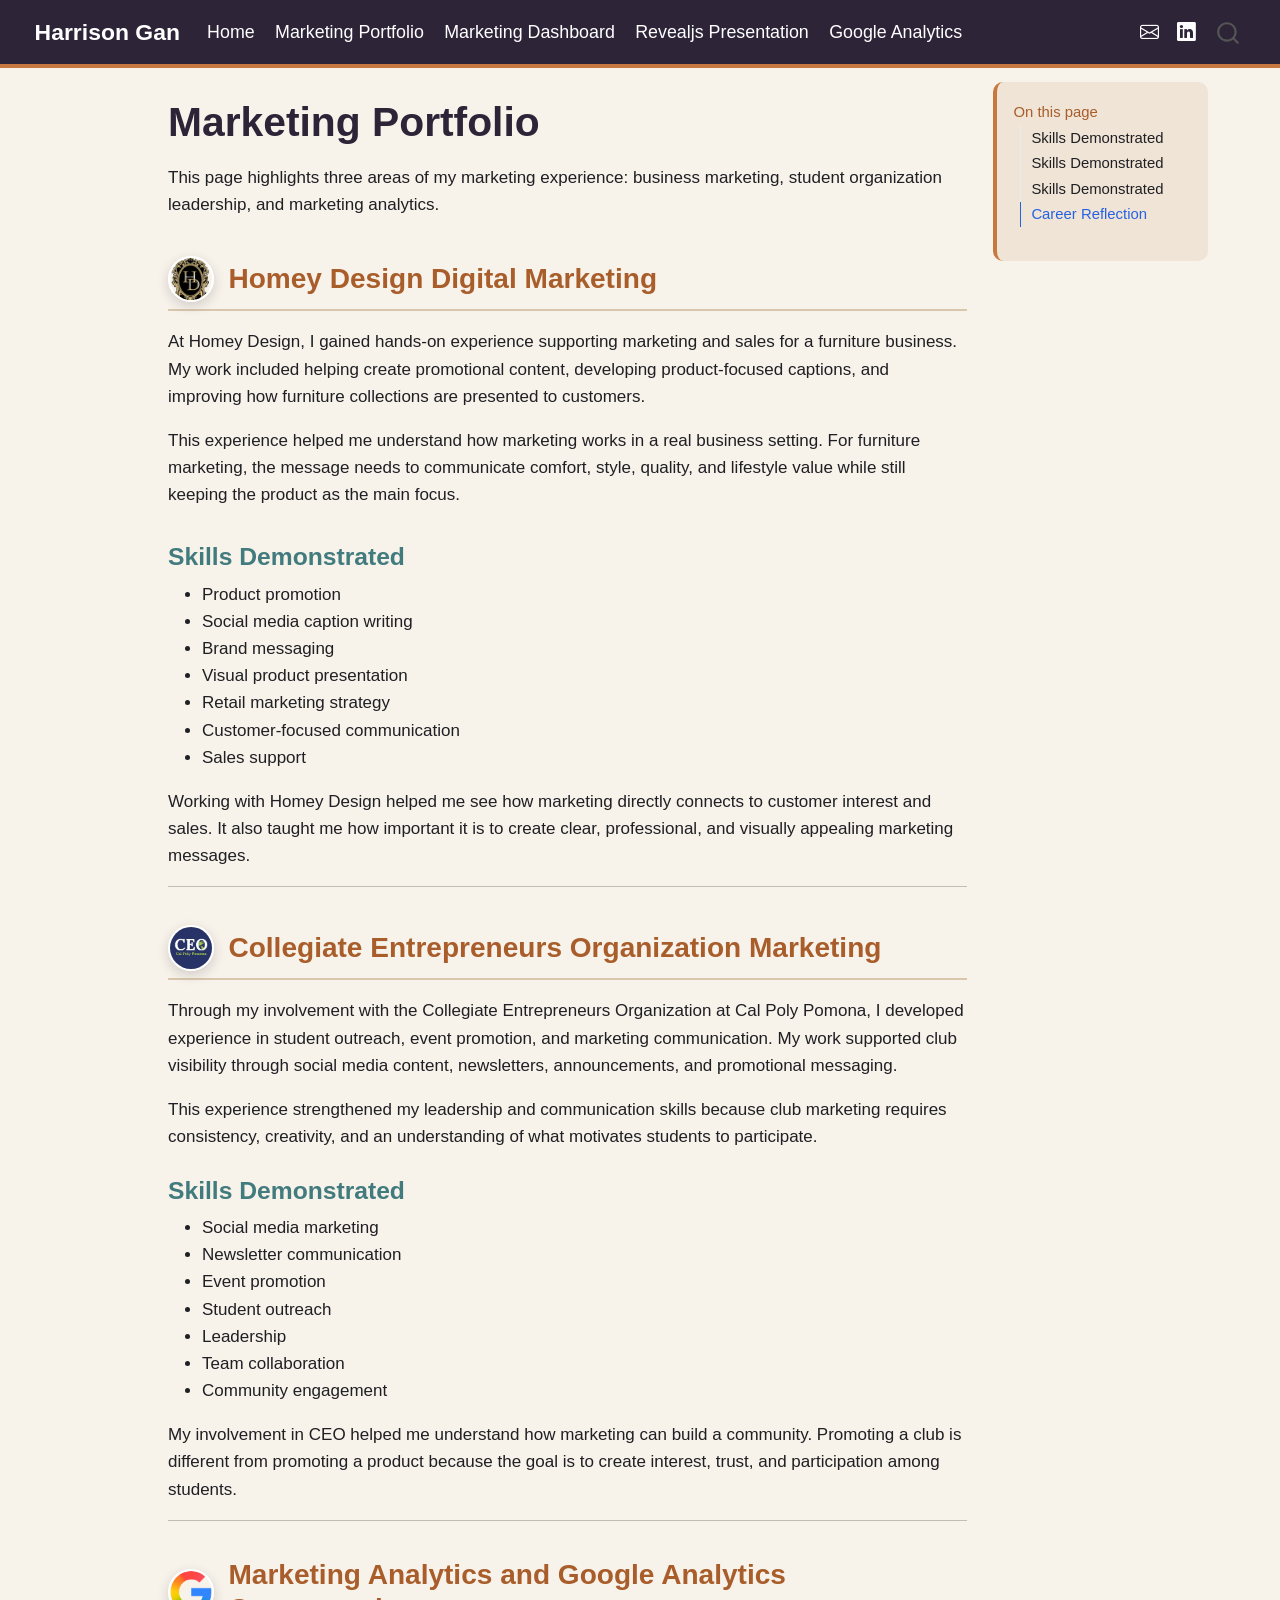
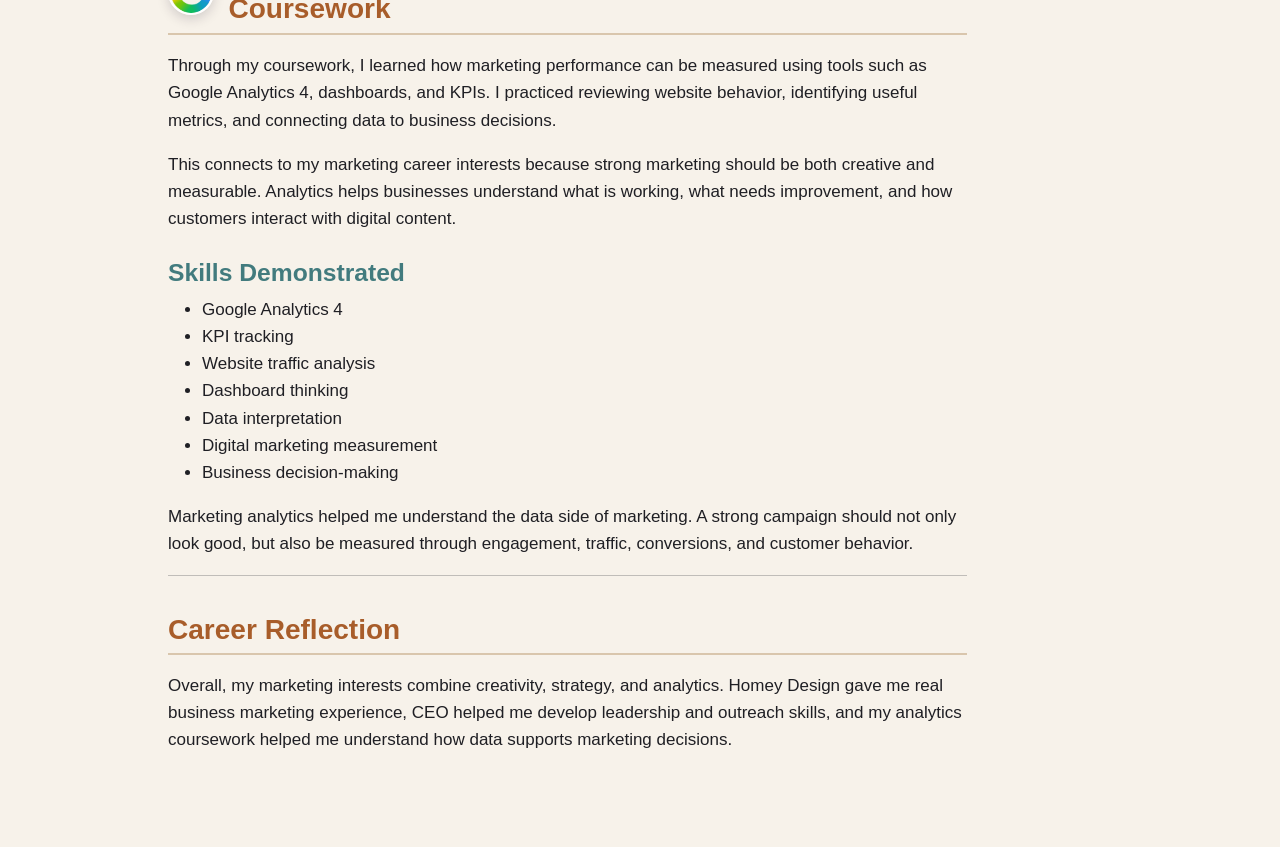
<file: docs/projects.html>
<!DOCTYPE html>
<html xmlns="http://www.w3.org/1999/xhtml" lang="en" xml:lang="en"><head>

<meta charset="utf-8">
<meta name="generator" content="quarto-1.8.25">

<meta name="viewport" content="width=device-width, initial-scale=1.0, user-scalable=yes">


<title>Marketing Portfolio – Harrison Gan</title>
<style>
code{white-space: pre-wrap;}
span.smallcaps{font-variant: small-caps;}
div.columns{display: flex; gap: min(4vw, 1.5em);}
div.column{flex: auto; overflow-x: auto;}
div.hanging-indent{margin-left: 1.5em; text-indent: -1.5em;}
ul.task-list{list-style: none;}
ul.task-list li input[type="checkbox"] {
  width: 0.8em;
  margin: 0 0.8em 0.2em -1em; /* quarto-specific, see https://github.com/quarto-dev/quarto-cli/issues/4556 */ 
  vertical-align: middle;
}
</style>


<script src="site_libs/quarto-nav/quarto-nav.js"></script>
<script src="site_libs/quarto-nav/headroom.min.js"></script>
<script src="site_libs/clipboard/clipboard.min.js"></script>
<script src="site_libs/quarto-search/autocomplete.umd.js"></script>
<script src="site_libs/quarto-search/fuse.min.js"></script>
<script src="site_libs/quarto-search/quarto-search.js"></script>
<meta name="quarto:offset" content="./">
<script src="site_libs/quarto-html/quarto.js" type="module"></script>
<script src="site_libs/quarto-html/tabsets/tabsets.js" type="module"></script>
<script src="site_libs/quarto-html/axe/axe-check.js" type="module"></script>
<script src="site_libs/quarto-html/popper.min.js"></script>
<script src="site_libs/quarto-html/tippy.umd.min.js"></script>
<script src="site_libs/quarto-html/anchor.min.js"></script>
<link href="site_libs/quarto-html/tippy.css" rel="stylesheet">
<link href="site_libs/quarto-html/quarto-syntax-highlighting-7b89279ff1a6dce999919e0e67d4d9ec.css" rel="stylesheet" id="quarto-text-highlighting-styles">
<script src="site_libs/bootstrap/bootstrap.min.js"></script>
<link href="site_libs/bootstrap/bootstrap-icons.css" rel="stylesheet">
<link href="site_libs/bootstrap/bootstrap-e31584831b205ffbb2d98406f31c2a5b.min.css" rel="stylesheet" append-hash="true" id="quarto-bootstrap" data-mode="light">
<script id="quarto-search-options" type="application/json">{
  "location": "navbar",
  "copy-button": false,
  "collapse-after": 3,
  "panel-placement": "end",
  "type": "overlay",
  "limit": 50,
  "keyboard-shortcut": [
    "f",
    "/",
    "s"
  ],
  "show-item-context": false,
  "language": {
    "search-no-results-text": "No results",
    "search-matching-documents-text": "matching documents",
    "search-copy-link-title": "Copy link to search",
    "search-hide-matches-text": "Hide additional matches",
    "search-more-match-text": "more match in this document",
    "search-more-matches-text": "more matches in this document",
    "search-clear-button-title": "Clear",
    "search-text-placeholder": "",
    "search-detached-cancel-button-title": "Cancel",
    "search-submit-button-title": "Submit",
    "search-label": "Search"
  }
}</script>


<link rel="stylesheet" href="styles.css">
</head>

<body class="nav-fixed quarto-light">

<div id="quarto-search-results"></div>
  <header id="quarto-header" class="headroom fixed-top">
    <nav class="navbar navbar-expand-lg " data-bs-theme="dark">
      <div class="navbar-container container-fluid">
      <div class="navbar-brand-container mx-auto">
    <a href="./index.html" class="navbar-brand navbar-brand-logo">
    </a>
    <a class="navbar-brand" href="./index.html">
    <span class="navbar-title">Harrison Gan</span>
    </a>
  </div>
            <div id="quarto-search" class="" title="Search"></div>
          <button class="navbar-toggler" type="button" data-bs-toggle="collapse" data-bs-target="#navbarCollapse" aria-controls="navbarCollapse" role="menu" aria-expanded="false" aria-label="Toggle navigation" onclick="if (window.quartoToggleHeadroom) { window.quartoToggleHeadroom(); }">
  <span class="navbar-toggler-icon"></span>
</button>
          <div class="collapse navbar-collapse" id="navbarCollapse">
            <ul class="navbar-nav navbar-nav-scroll me-auto">
  <li class="nav-item">
    <a class="nav-link" href="./index.html"> 
<span class="menu-text">Home</span></a>
  </li>  
  <li class="nav-item">
    <a class="nav-link active" href="./projects.html" aria-current="page"> 
<span class="menu-text">Marketing Portfolio</span></a>
  </li>  
  <li class="nav-item">
    <a class="nav-link" href="./dashboard.html"> 
<span class="menu-text">Marketing Dashboard</span></a>
  </li>  
  <li class="nav-item">
    <a class="nav-link" href="./presentation.html"> 
<span class="menu-text">Revealjs Presentation</span></a>
  </li>  
  <li class="nav-item">
    <a class="nav-link" href="./google-analytics.html"> 
<span class="menu-text">Google Analytics</span></a>
  </li>  
</ul>
            <ul class="navbar-nav navbar-nav-scroll ms-auto">
  <li class="nav-item compact">
    <a class="nav-link" href="mailto:harrisongan@cpp.edu"> <i class="bi bi-envelope" role="img" aria-label="Email">
</i> 
<span class="menu-text"></span></a>
  </li>  
  <li class="nav-item compact">
    <a class="nav-link" href="https://www.linkedin.com/in/harrison-gan-1943842a3"> <i class="bi bi-linkedin" role="img" aria-label="LinkedIn">
</i> 
<span class="menu-text"></span></a>
  </li>  
</ul>
          </div> <!-- /navcollapse -->
            <div class="quarto-navbar-tools">
</div>
      </div> <!-- /container-fluid -->
    </nav>
</header>
<!-- content -->
<div id="quarto-content" class="quarto-container page-columns page-rows-contents page-layout-article page-navbar">
<!-- sidebar -->
<!-- margin-sidebar -->
    <div id="quarto-margin-sidebar" class="sidebar margin-sidebar">
        <nav id="TOC" role="doc-toc" class="toc-active">
    <h2 id="toc-title">On this page</h2>
   
  <ul>
  <li><a href="#skills-demonstrated" id="toc-skills-demonstrated" class="nav-link active" data-scroll-target="#skills-demonstrated">Skills Demonstrated</a></li>
  <li><a href="#skills-demonstrated-1" id="toc-skills-demonstrated-1" class="nav-link" data-scroll-target="#skills-demonstrated-1">Skills Demonstrated</a></li>
  <li><a href="#skills-demonstrated-2" id="toc-skills-demonstrated-2" class="nav-link" data-scroll-target="#skills-demonstrated-2">Skills Demonstrated</a></li>
  <li><a href="#career-reflection" id="toc-career-reflection" class="nav-link" data-scroll-target="#career-reflection">Career Reflection</a></li>
  </ul>
</nav>
    </div>
<!-- main -->
<main class="content" id="quarto-document-content">

<header id="title-block-header" class="quarto-title-block default">
<div class="quarto-title">
<h1 class="title">Marketing Portfolio</h1>
</div>



<div class="quarto-title-meta">

    
  
    
  </div>
  


</header>


<p>This page highlights three areas of my marketing experience: business marketing, student organization leadership, and marketing analytics.</p>
<h2 class="portfolio-title anchored">
<img src="images/HD.png" class="section-icon"> Homey Design Digital Marketing
</h2>
<p>At Homey Design, I gained hands-on experience supporting marketing and sales for a furniture business. My work included helping create promotional content, developing product-focused captions, and improving how furniture collections are presented to customers.</p>
<p>This experience helped me understand how marketing works in a real business setting. For furniture marketing, the message needs to communicate comfort, style, quality, and lifestyle value while still keeping the product as the main focus.</p>
<section id="skills-demonstrated" class="level3">
<h3 class="anchored">Skills Demonstrated</h3>
<ul>
<li>Product promotion</li>
<li>Social media caption writing</li>
<li>Brand messaging</li>
<li>Visual product presentation</li>
<li>Retail marketing strategy</li>
<li>Customer-focused communication</li>
<li>Sales support</li>
</ul>
<p>Working with Homey Design helped me see how marketing directly connects to customer interest and sales. It also taught me how important it is to create clear, professional, and visually appealing marketing messages.</p>
<hr>
<h2 class="portfolio-title anchored" data-anchor-id="skills-demonstrated">
<img src="images/CEO.jpg" class="section-icon"> Collegiate Entrepreneurs Organization Marketing
</h2>
<p>Through my involvement with the Collegiate Entrepreneurs Organization at Cal Poly Pomona, I developed experience in student outreach, event promotion, and marketing communication. My work supported club visibility through social media content, newsletters, announcements, and promotional messaging.</p>
<p>This experience strengthened my leadership and communication skills because club marketing requires consistency, creativity, and an understanding of what motivates students to participate.</p>
</section>
<section id="skills-demonstrated-1" class="level3">
<h3 class="anchored">Skills Demonstrated</h3>
<ul>
<li>Social media marketing</li>
<li>Newsletter communication</li>
<li>Event promotion</li>
<li>Student outreach</li>
<li>Leadership</li>
<li>Team collaboration</li>
<li>Community engagement</li>
</ul>
<p>My involvement in CEO helped me understand how marketing can build a community. Promoting a club is different from promoting a product because the goal is to create interest, trust, and participation among students.</p>
<hr>
<h2 class="portfolio-title anchored" data-anchor-id="skills-demonstrated-1">
<img src="images/google.png" class="section-icon"> Marketing Analytics and Google Analytics Coursework
</h2>
<p>Through my coursework, I learned how marketing performance can be measured using tools such as Google Analytics 4, dashboards, and KPIs. I practiced reviewing website behavior, identifying useful metrics, and connecting data to business decisions.</p>
<p>This connects to my marketing career interests because strong marketing should be both creative and measurable. Analytics helps businesses understand what is working, what needs improvement, and how customers interact with digital content.</p>
</section>
<section id="skills-demonstrated-2" class="level3">
<h3 class="anchored" data-anchor-id="skills-demonstrated-2">Skills Demonstrated</h3>
<ul>
<li>Google Analytics 4</li>
<li>KPI tracking</li>
<li>Website traffic analysis</li>
<li>Dashboard thinking</li>
<li>Data interpretation</li>
<li>Digital marketing measurement</li>
<li>Business decision-making</li>
</ul>
<p>Marketing analytics helped me understand the data side of marketing. A strong campaign should not only look good, but also be measured through engagement, traffic, conversions, and customer behavior.</p>
<hr>
</section>
<section id="career-reflection" class="level2">
<h2 class="anchored" data-anchor-id="career-reflection">Career Reflection</h2>
<p>Overall, my marketing interests combine creativity, strategy, and analytics. Homey Design gave me real business marketing experience, CEO helped me develop leadership and outreach skills, and my analytics coursework helped me understand how data supports marketing decisions.</p>


</section>

</main> <!-- /main -->
<script id="quarto-html-after-body" type="application/javascript">
  window.document.addEventListener("DOMContentLoaded", function (event) {
    const icon = "";
    const anchorJS = new window.AnchorJS();
    anchorJS.options = {
      placement: 'right',
      icon: icon
    };
    anchorJS.add('.anchored');
    const isCodeAnnotation = (el) => {
      for (const clz of el.classList) {
        if (clz.startsWith('code-annotation-')) {                     
          return true;
        }
      }
      return false;
    }
    const onCopySuccess = function(e) {
      // button target
      const button = e.trigger;
      // don't keep focus
      button.blur();
      // flash "checked"
      button.classList.add('code-copy-button-checked');
      var currentTitle = button.getAttribute("title");
      button.setAttribute("title", "Copied!");
      let tooltip;
      if (window.bootstrap) {
        button.setAttribute("data-bs-toggle", "tooltip");
        button.setAttribute("data-bs-placement", "left");
        button.setAttribute("data-bs-title", "Copied!");
        tooltip = new bootstrap.Tooltip(button, 
          { trigger: "manual", 
            customClass: "code-copy-button-tooltip",
            offset: [0, -8]});
        tooltip.show();    
      }
      setTimeout(function() {
        if (tooltip) {
          tooltip.hide();
          button.removeAttribute("data-bs-title");
          button.removeAttribute("data-bs-toggle");
          button.removeAttribute("data-bs-placement");
        }
        button.setAttribute("title", currentTitle);
        button.classList.remove('code-copy-button-checked');
      }, 1000);
      // clear code selection
      e.clearSelection();
    }
    const getTextToCopy = function(trigger) {
      const outerScaffold = trigger.parentElement.cloneNode(true);
      const codeEl = outerScaffold.querySelector('code');
      for (const childEl of codeEl.children) {
        if (isCodeAnnotation(childEl)) {
          childEl.remove();
        }
      }
      return codeEl.innerText;
    }
    const clipboard = new window.ClipboardJS('.code-copy-button:not([data-in-quarto-modal])', {
      text: getTextToCopy
    });
    clipboard.on('success', onCopySuccess);
    if (window.document.getElementById('quarto-embedded-source-code-modal')) {
      const clipboardModal = new window.ClipboardJS('.code-copy-button[data-in-quarto-modal]', {
        text: getTextToCopy,
        container: window.document.getElementById('quarto-embedded-source-code-modal')
      });
      clipboardModal.on('success', onCopySuccess);
    }
      var localhostRegex = new RegExp(/^(?:http|https):\/\/localhost\:?[0-9]*\//);
      var mailtoRegex = new RegExp(/^mailto:/);
        var filterRegex = new RegExp('/' + window.location.host + '/');
      var isInternal = (href) => {
          return filterRegex.test(href) || localhostRegex.test(href) || mailtoRegex.test(href);
      }
      // Inspect non-navigation links and adorn them if external
     var links = window.document.querySelectorAll('a[href]:not(.nav-link):not(.navbar-brand):not(.toc-action):not(.sidebar-link):not(.sidebar-item-toggle):not(.pagination-link):not(.no-external):not([aria-hidden]):not(.dropdown-item):not(.quarto-navigation-tool):not(.about-link)');
      for (var i=0; i<links.length; i++) {
        const link = links[i];
        if (!isInternal(link.href)) {
          // undo the damage that might have been done by quarto-nav.js in the case of
          // links that we want to consider external
          if (link.dataset.originalHref !== undefined) {
            link.href = link.dataset.originalHref;
          }
        }
      }
    function tippyHover(el, contentFn, onTriggerFn, onUntriggerFn) {
      const config = {
        allowHTML: true,
        maxWidth: 500,
        delay: 100,
        arrow: false,
        appendTo: function(el) {
            return el.parentElement;
        },
        interactive: true,
        interactiveBorder: 10,
        theme: 'quarto',
        placement: 'bottom-start',
      };
      if (contentFn) {
        config.content = contentFn;
      }
      if (onTriggerFn) {
        config.onTrigger = onTriggerFn;
      }
      if (onUntriggerFn) {
        config.onUntrigger = onUntriggerFn;
      }
      window.tippy(el, config); 
    }
    const noterefs = window.document.querySelectorAll('a[role="doc-noteref"]');
    for (var i=0; i<noterefs.length; i++) {
      const ref = noterefs[i];
      tippyHover(ref, function() {
        // use id or data attribute instead here
        let href = ref.getAttribute('data-footnote-href') || ref.getAttribute('href');
        try { href = new URL(href).hash; } catch {}
        const id = href.replace(/^#\/?/, "");
        const note = window.document.getElementById(id);
        if (note) {
          return note.innerHTML;
        } else {
          return "";
        }
      });
    }
    const xrefs = window.document.querySelectorAll('a.quarto-xref');
    const processXRef = (id, note) => {
      // Strip column container classes
      const stripColumnClz = (el) => {
        el.classList.remove("page-full", "page-columns");
        if (el.children) {
          for (const child of el.children) {
            stripColumnClz(child);
          }
        }
      }
      stripColumnClz(note)
      if (id === null || id.startsWith('sec-')) {
        // Special case sections, only their first couple elements
        const container = document.createElement("div");
        if (note.children && note.children.length > 2) {
          container.appendChild(note.children[0].cloneNode(true));
          for (let i = 1; i < note.children.length; i++) {
            const child = note.children[i];
            if (child.tagName === "P" && child.innerText === "") {
              continue;
            } else {
              container.appendChild(child.cloneNode(true));
              break;
            }
          }
          if (window.Quarto?.typesetMath) {
            window.Quarto.typesetMath(container);
          }
          return container.innerHTML
        } else {
          if (window.Quarto?.typesetMath) {
            window.Quarto.typesetMath(note);
          }
          return note.innerHTML;
        }
      } else {
        // Remove any anchor links if they are present
        const anchorLink = note.querySelector('a.anchorjs-link');
        if (anchorLink) {
          anchorLink.remove();
        }
        if (window.Quarto?.typesetMath) {
          window.Quarto.typesetMath(note);
        }
        if (note.classList.contains("callout")) {
          return note.outerHTML;
        } else {
          return note.innerHTML;
        }
      }
    }
    for (var i=0; i<xrefs.length; i++) {
      const xref = xrefs[i];
      tippyHover(xref, undefined, function(instance) {
        instance.disable();
        let url = xref.getAttribute('href');
        let hash = undefined; 
        if (url.startsWith('#')) {
          hash = url;
        } else {
          try { hash = new URL(url).hash; } catch {}
        }
        if (hash) {
          const id = hash.replace(/^#\/?/, "");
          const note = window.document.getElementById(id);
          if (note !== null) {
            try {
              const html = processXRef(id, note.cloneNode(true));
              instance.setContent(html);
            } finally {
              instance.enable();
              instance.show();
            }
          } else {
            // See if we can fetch this
            fetch(url.split('#')[0])
            .then(res => res.text())
            .then(html => {
              const parser = new DOMParser();
              const htmlDoc = parser.parseFromString(html, "text/html");
              const note = htmlDoc.getElementById(id);
              if (note !== null) {
                const html = processXRef(id, note);
                instance.setContent(html);
              } 
            }).finally(() => {
              instance.enable();
              instance.show();
            });
          }
        } else {
          // See if we can fetch a full url (with no hash to target)
          // This is a special case and we should probably do some content thinning / targeting
          fetch(url)
          .then(res => res.text())
          .then(html => {
            const parser = new DOMParser();
            const htmlDoc = parser.parseFromString(html, "text/html");
            const note = htmlDoc.querySelector('main.content');
            if (note !== null) {
              // This should only happen for chapter cross references
              // (since there is no id in the URL)
              // remove the first header
              if (note.children.length > 0 && note.children[0].tagName === "HEADER") {
                note.children[0].remove();
              }
              const html = processXRef(null, note);
              instance.setContent(html);
            } 
          }).finally(() => {
            instance.enable();
            instance.show();
          });
        }
      }, function(instance) {
      });
    }
        let selectedAnnoteEl;
        const selectorForAnnotation = ( cell, annotation) => {
          let cellAttr = 'data-code-cell="' + cell + '"';
          let lineAttr = 'data-code-annotation="' +  annotation + '"';
          const selector = 'span[' + cellAttr + '][' + lineAttr + ']';
          return selector;
        }
        const selectCodeLines = (annoteEl) => {
          const doc = window.document;
          const targetCell = annoteEl.getAttribute("data-target-cell");
          const targetAnnotation = annoteEl.getAttribute("data-target-annotation");
          const annoteSpan = window.document.querySelector(selectorForAnnotation(targetCell, targetAnnotation));
          const lines = annoteSpan.getAttribute("data-code-lines").split(",");
          const lineIds = lines.map((line) => {
            return targetCell + "-" + line;
          })
          let top = null;
          let height = null;
          let parent = null;
          if (lineIds.length > 0) {
              //compute the position of the single el (top and bottom and make a div)
              const el = window.document.getElementById(lineIds[0]);
              top = el.offsetTop;
              height = el.offsetHeight;
              parent = el.parentElement.parentElement;
            if (lineIds.length > 1) {
              const lastEl = window.document.getElementById(lineIds[lineIds.length - 1]);
              const bottom = lastEl.offsetTop + lastEl.offsetHeight;
              height = bottom - top;
            }
            if (top !== null && height !== null && parent !== null) {
              // cook up a div (if necessary) and position it 
              let div = window.document.getElementById("code-annotation-line-highlight");
              if (div === null) {
                div = window.document.createElement("div");
                div.setAttribute("id", "code-annotation-line-highlight");
                div.style.position = 'absolute';
                parent.appendChild(div);
              }
              div.style.top = top - 2 + "px";
              div.style.height = height + 4 + "px";
              div.style.left = 0;
              let gutterDiv = window.document.getElementById("code-annotation-line-highlight-gutter");
              if (gutterDiv === null) {
                gutterDiv = window.document.createElement("div");
                gutterDiv.setAttribute("id", "code-annotation-line-highlight-gutter");
                gutterDiv.style.position = 'absolute';
                const codeCell = window.document.getElementById(targetCell);
                const gutter = codeCell.querySelector('.code-annotation-gutter');
                gutter.appendChild(gutterDiv);
              }
              gutterDiv.style.top = top - 2 + "px";
              gutterDiv.style.height = height + 4 + "px";
            }
            selectedAnnoteEl = annoteEl;
          }
        };
        const unselectCodeLines = () => {
          const elementsIds = ["code-annotation-line-highlight", "code-annotation-line-highlight-gutter"];
          elementsIds.forEach((elId) => {
            const div = window.document.getElementById(elId);
            if (div) {
              div.remove();
            }
          });
          selectedAnnoteEl = undefined;
        };
          // Handle positioning of the toggle
      window.addEventListener(
        "resize",
        throttle(() => {
          elRect = undefined;
          if (selectedAnnoteEl) {
            selectCodeLines(selectedAnnoteEl);
          }
        }, 10)
      );
      function throttle(fn, ms) {
      let throttle = false;
      let timer;
        return (...args) => {
          if(!throttle) { // first call gets through
              fn.apply(this, args);
              throttle = true;
          } else { // all the others get throttled
              if(timer) clearTimeout(timer); // cancel #2
              timer = setTimeout(() => {
                fn.apply(this, args);
                timer = throttle = false;
              }, ms);
          }
        };
      }
        // Attach click handler to the DT
        const annoteDls = window.document.querySelectorAll('dt[data-target-cell]');
        for (const annoteDlNode of annoteDls) {
          annoteDlNode.addEventListener('click', (event) => {
            const clickedEl = event.target;
            if (clickedEl !== selectedAnnoteEl) {
              unselectCodeLines();
              const activeEl = window.document.querySelector('dt[data-target-cell].code-annotation-active');
              if (activeEl) {
                activeEl.classList.remove('code-annotation-active');
              }
              selectCodeLines(clickedEl);
              clickedEl.classList.add('code-annotation-active');
            } else {
              // Unselect the line
              unselectCodeLines();
              clickedEl.classList.remove('code-annotation-active');
            }
          });
        }
    const findCites = (el) => {
      const parentEl = el.parentElement;
      if (parentEl) {
        const cites = parentEl.dataset.cites;
        if (cites) {
          return {
            el,
            cites: cites.split(' ')
          };
        } else {
          return findCites(el.parentElement)
        }
      } else {
        return undefined;
      }
    };
    var bibliorefs = window.document.querySelectorAll('a[role="doc-biblioref"]');
    for (var i=0; i<bibliorefs.length; i++) {
      const ref = bibliorefs[i];
      const citeInfo = findCites(ref);
      if (citeInfo) {
        tippyHover(citeInfo.el, function() {
          var popup = window.document.createElement('div');
          citeInfo.cites.forEach(function(cite) {
            var citeDiv = window.document.createElement('div');
            citeDiv.classList.add('hanging-indent');
            citeDiv.classList.add('csl-entry');
            var biblioDiv = window.document.getElementById('ref-' + cite);
            if (biblioDiv) {
              citeDiv.innerHTML = biblioDiv.innerHTML;
            }
            popup.appendChild(citeDiv);
          });
          return popup.innerHTML;
        });
      }
    }
  });
  </script>
</div> <!-- /content -->




</body></html>
</file>
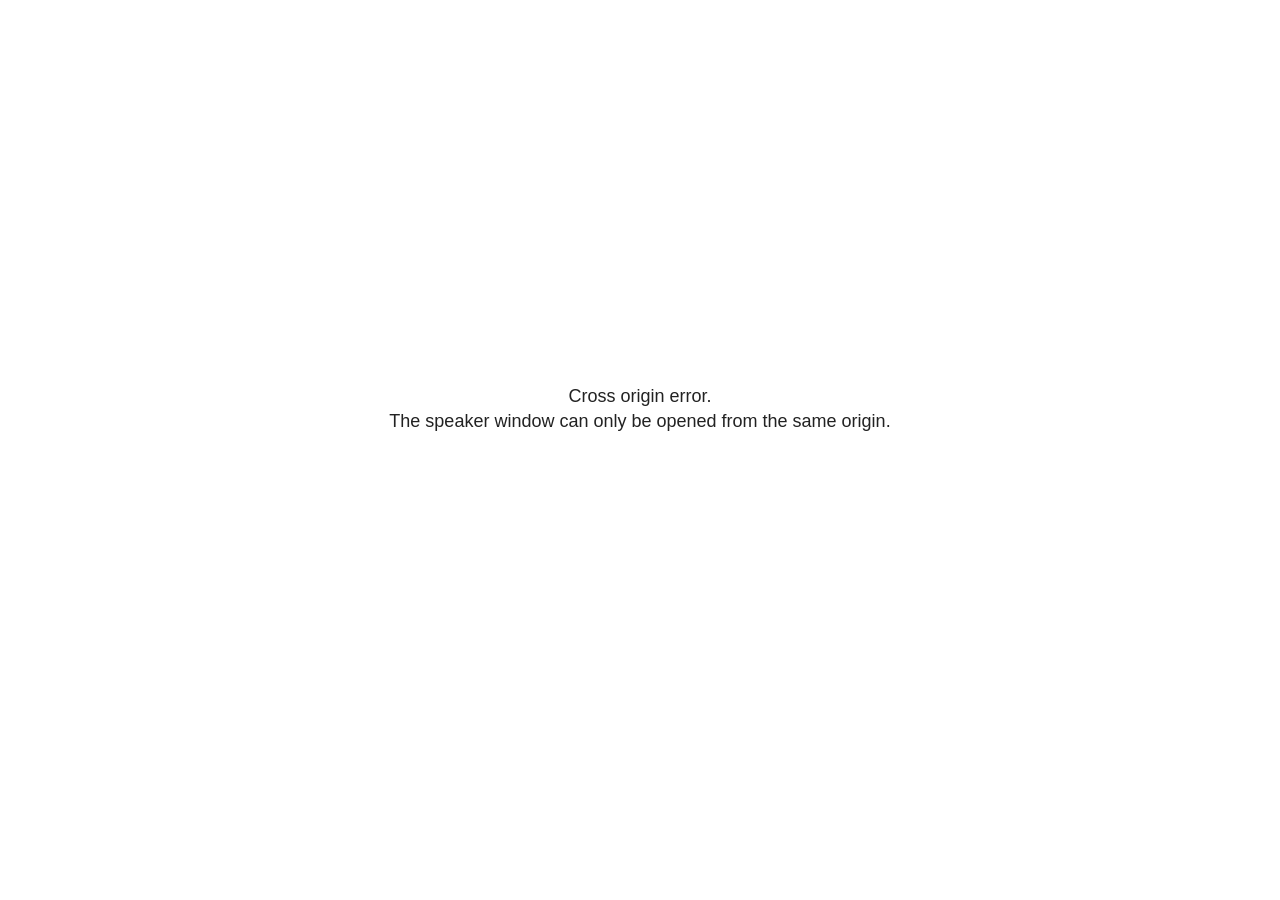
<file: _freeze/site_libs/revealjs/plugin/notes/speaker-view.html>
<!--
	NOTE: You need to build the notes plugin after making changes to this file.
-->
<html lang="en">
	<head>
		<meta charset="utf-8">

		<title>reveal.js - Speaker View</title>

		<style>
			body {
				font-family: Helvetica;
				font-size: 18px;
			}

			#current-slide,
			#upcoming-slide,
			#speaker-controls {
				padding: 6px;
				box-sizing: border-box;
				-moz-box-sizing: border-box;
			}

			#current-slide iframe,
			#upcoming-slide iframe {
				width: 100%;
				height: 100%;
				border: 1px solid #ddd;
			}

			#current-slide .label,
			#upcoming-slide .label {
				position: absolute;
				top: 10px;
				left: 10px;
				z-index: 2;
			}

			#connection-status {
				position: absolute;
				top: 0;
				left: 0;
				width: 100%;
				height: 100%;
				z-index: 20;
				padding: 30% 20% 20% 20%;
				font-size: 18px;
				color: #222;
				background: #fff;
				text-align: center;
				box-sizing: border-box;
				line-height: 1.4;
			}

			.overlay-element {
				height: 34px;
				line-height: 34px;
				padding: 0 10px;
				text-shadow: none;
				background: rgba( 220, 220, 220, 0.8 );
				color: #222;
				font-size: 14px;
			}

			.overlay-element.interactive:hover {
				background: rgba( 220, 220, 220, 1 );
			}

			#current-slide {
				position: absolute;
				width: 60%;
				height: 100%;
				top: 0;
				left: 0;
				padding-right: 0;
			}

			#upcoming-slide {
				position: absolute;
				width: 40%;
				height: 40%;
				right: 0;
				top: 0;
			}

			/* Speaker controls */
			#speaker-controls {
				position: absolute;
				top: 40%;
				right: 0;
				width: 40%;
				height: 60%;
				overflow: auto;
				font-size: 18px;
			}

				.speaker-controls-time.hidden,
				.speaker-controls-notes.hidden {
					display: none;
				}

				.speaker-controls-time .label,
				.speaker-controls-pace .label,
				.speaker-controls-notes .label {
					text-transform: uppercase;
					font-weight: normal;
					font-size: 0.66em;
					color: #666;
					margin: 0;
				}

				.speaker-controls-time, .speaker-controls-pace {
					border-bottom: 1px solid rgba( 200, 200, 200, 0.5 );
					margin-bottom: 10px;
					padding: 10px 16px;
					padding-bottom: 20px;
					cursor: pointer;
				}

				.speaker-controls-time .reset-button {
					opacity: 0;
					float: right;
					color: #666;
					text-decoration: none;
				}
				.speaker-controls-time:hover .reset-button {
					opacity: 1;
				}

				.speaker-controls-time .timer,
				.speaker-controls-time .clock {
					width: 50%;
				}

				.speaker-controls-time .timer,
				.speaker-controls-time .clock,
				.speaker-controls-time .pacing .hours-value,
				.speaker-controls-time .pacing .minutes-value,
				.speaker-controls-time .pacing .seconds-value {
					font-size: 1.9em;
				}

				.speaker-controls-time .timer {
					float: left;
				}

				.speaker-controls-time .clock {
					float: right;
					text-align: right;
				}

				.speaker-controls-time span.mute {
					opacity: 0.3;
				}

				.speaker-controls-time .pacing-title {
					margin-top: 5px;
				}

				.speaker-controls-time .pacing.ahead {
					color: blue;
				}

				.speaker-controls-time .pacing.on-track {
					color: green;
				}

				.speaker-controls-time .pacing.behind {
					color: red;
				}

				.speaker-controls-notes {
					padding: 10px 16px;
				}

				.speaker-controls-notes .value {
					margin-top: 5px;
					line-height: 1.4;
					font-size: 1.2em;
				}

			/* Layout selector */
			#speaker-layout {
				position: absolute;
				top: 10px;
				right: 10px;
				color: #222;
				z-index: 10;
			}
				#speaker-layout select {
					position: absolute;
					width: 100%;
					height: 100%;
					top: 0;
					left: 0;
					border: 0;
					box-shadow: 0;
					cursor: pointer;
					opacity: 0;

					font-size: 1em;
					background-color: transparent;

					-moz-appearance: none;
					-webkit-appearance: none;
					-webkit-tap-highlight-color: rgba(0, 0, 0, 0);
				}

				#speaker-layout select:focus {
					outline: none;
					box-shadow: none;
				}

			.clear {
				clear: both;
			}

			/* Speaker layout: Wide */
			body[data-speaker-layout="wide"] #current-slide,
			body[data-speaker-layout="wide"] #upcoming-slide {
				width: 50%;
				height: 45%;
				padding: 6px;
			}

			body[data-speaker-layout="wide"] #current-slide {
				top: 0;
				left: 0;
			}

			body[data-speaker-layout="wide"] #upcoming-slide {
				top: 0;
				left: 50%;
			}

			body[data-speaker-layout="wide"] #speaker-controls {
				top: 45%;
				left: 0;
				width: 100%;
				height: 50%;
				font-size: 1.25em;
			}

			/* Speaker layout: Tall */
			body[data-speaker-layout="tall"] #current-slide,
			body[data-speaker-layout="tall"] #upcoming-slide {
				width: 45%;
				height: 50%;
				padding: 6px;
			}

			body[data-speaker-layout="tall"] #current-slide {
				top: 0;
				left: 0;
			}

			body[data-speaker-layout="tall"] #upcoming-slide {
				top: 50%;
				left: 0;
			}

			body[data-speaker-layout="tall"] #speaker-controls {
				padding-top: 40px;
				top: 0;
				left: 45%;
				width: 55%;
				height: 100%;
				font-size: 1.25em;
			}

			/* Speaker layout: Notes only */
			body[data-speaker-layout="notes-only"] #current-slide,
			body[data-speaker-layout="notes-only"] #upcoming-slide {
				display: none;
			}

			body[data-speaker-layout="notes-only"] #speaker-controls {
				padding-top: 40px;
				top: 0;
				left: 0;
				width: 100%;
				height: 100%;
				font-size: 1.25em;
			}

			@media screen and (max-width: 1080px) {
				body[data-speaker-layout="default"] #speaker-controls {
					font-size: 16px;
				}
			}

			@media screen and (max-width: 900px) {
				body[data-speaker-layout="default"] #speaker-controls {
					font-size: 14px;
				}
			}

			@media screen and (max-width: 800px) {
				body[data-speaker-layout="default"] #speaker-controls {
					font-size: 12px;
				}
			}

		</style>
	</head>

	<body>

		<div id="connection-status">Loading speaker view...</div>

		<div id="current-slide"></div>
		<div id="upcoming-slide"><span class="overlay-element label">Upcoming</span></div>
		<div id="speaker-controls">
			<div class="speaker-controls-time">
				<h4 class="label">Time <span class="reset-button">Click to Reset</span></h4>
				<div class="clock">
					<span class="clock-value">0:00 AM</span>
				</div>
				<div class="timer">
					<span class="hours-value">00</span><span class="minutes-value">:00</span><span class="seconds-value">:00</span>
				</div>
				<div class="clear"></div>

				<h4 class="label pacing-title" style="display: none">Pacing – Time to finish current slide</h4>
				<div class="pacing" style="display: none">
					<span class="hours-value">00</span><span class="minutes-value">:00</span><span class="seconds-value">:00</span>
				</div>
			</div>

			<div class="speaker-controls-notes hidden">
				<h4 class="label">Notes</h4>
				<div class="value"></div>
			</div>
		</div>
		<div id="speaker-layout" class="overlay-element interactive">
			<span class="speaker-layout-label"></span>
			<select class="speaker-layout-dropdown"></select>
		</div>

		<script>

			(function() {

				var notes,
					notesValue,
					currentState,
					currentSlide,
					upcomingSlide,
					layoutLabel,
					layoutDropdown,
					pendingCalls = {},
					lastRevealApiCallId = 0,
					connected = false

				var connectionStatus = document.querySelector( '#connection-status' );

				var SPEAKER_LAYOUTS = {
					'default': 'Default',
					'wide': 'Wide',
					'tall': 'Tall',
					'notes-only': 'Notes only'
				};

				setupLayout();

				let openerOrigin;

				try {
					openerOrigin = window.opener.location.origin;
				}
				catch ( error ) { console.warn( error ) }

				// In order to prevent XSS, the speaker view will only run if its
				// opener has the same origin as itself
				if( window.location.origin !== openerOrigin ) {
					connectionStatus.innerHTML = 'Cross origin error.<br>The speaker window can only be opened from the same origin.';
					return;
				}

				var connectionTimeout = setTimeout( function() {
					connectionStatus.innerHTML = 'Error connecting to main window.<br>Please try closing and reopening the speaker view.';
				}, 5000 );

				window.addEventListener( 'message', function( event ) {

					// Validate the origin of all messages to avoid parsing messages
					// that aren't meant for us. Ignore when running off file:// so
					// that the speaker view continues to work without a web server.
					if( window.location.origin !== event.origin && window.location.origin !== 'file://' ) {
						return
					}

					clearTimeout( connectionTimeout );
					connectionStatus.style.display = 'none';

					var data = JSON.parse( event.data );

					// The overview mode is only useful to the reveal.js instance
					// where navigation occurs so we don't sync it
					if( data.state ) delete data.state.overview;

					// Messages sent by the notes plugin inside of the main window
					if( data && data.namespace === 'reveal-notes' ) {
						if( data.type === 'connect' ) {
							handleConnectMessage( data );
						}
						else if( data.type === 'state' ) {
							handleStateMessage( data );
						}
						else if( data.type === 'return' ) {
							pendingCalls[data.callId](data.result);
							delete pendingCalls[data.callId];
						}
					}
					// Messages sent by the reveal.js inside of the current slide preview
					else if( data && data.namespace === 'reveal' ) {
						if( /ready/.test( data.eventName ) ) {
							// Send a message back to notify that the handshake is complete
							window.opener.postMessage( JSON.stringify({ namespace: 'reveal-notes', type: 'connected'} ), '*' );
						}
						else if( /slidechanged|fragmentshown|fragmenthidden|paused|resumed/.test( data.eventName ) && currentState !== JSON.stringify( data.state ) ) {

							dispatchStateToMainWindow( data.state );

						}
					}

				} );

				/**
				 * Updates the presentation in the main window to match the state
				 * of the presentation in the notes window.
				 */
				const dispatchStateToMainWindow = debounce(( state ) => {
					window.opener.postMessage( JSON.stringify({ method: 'setState', args: [ state ]} ), '*' );
				}, 500);

				/**
				 * Asynchronously calls the Reveal.js API of the main frame.
				 */
				function callRevealApi( methodName, methodArguments, callback ) {

					var callId = ++lastRevealApiCallId;
					pendingCalls[callId] = callback;
					window.opener.postMessage( JSON.stringify( {
						namespace: 'reveal-notes',
						type: 'call',
						callId: callId,
						methodName: methodName,
						arguments: methodArguments
					} ), '*' );

				}

				/**
				 * Called when the main window is trying to establish a
				 * connection.
				 */
				function handleConnectMessage( data ) {

					if( connected === false ) {
						connected = true;

						setupIframes( data );
						setupKeyboard();
						setupNotes();
						setupTimer();
						setupHeartbeat();
					}

				}

				/**
				 * Called when the main window sends an updated state.
				 */
				function handleStateMessage( data ) {

					// Store the most recently set state to avoid circular loops
					// applying the same state
					currentState = JSON.stringify( data.state );

					// No need for updating the notes in case of fragment changes
					if ( data.notes ) {
						notes.classList.remove( 'hidden' );
						notesValue.style.whiteSpace = data.whitespace;
						if( data.markdown ) {
							notesValue.innerHTML = marked( data.notes );
						}
						else {
							notesValue.innerHTML = data.notes;
						}
					}
					else {
						notes.classList.add( 'hidden' );
					}

					// Update the note slides
					currentSlide.contentWindow.postMessage( JSON.stringify({ method: 'setState', args: [ data.state ] }), '*' );
					upcomingSlide.contentWindow.postMessage( JSON.stringify({ method: 'setState', args: [ data.state ] }), '*' );
					upcomingSlide.contentWindow.postMessage( JSON.stringify({ method: 'next' }), '*' );

				}

				// Limit to max one state update per X ms
				handleStateMessage = debounce( handleStateMessage, 200 );

				/**
				 * Forward keyboard events to the current slide window.
				 * This enables keyboard events to work even if focus
				 * isn't set on the current slide iframe.
				 *
				 * Block F5 default handling, it reloads and disconnects
				 * the speaker notes window.
				 */
				function setupKeyboard() {

					document.addEventListener( 'keydown', function( event ) {
						if( event.keyCode === 116 || ( event.metaKey && event.keyCode === 82 ) ) {
							event.preventDefault();
							return false;
						}
						currentSlide.contentWindow.postMessage( JSON.stringify({ method: 'triggerKey', args: [ event.keyCode ] }), '*' );
					} );

				}

				/**
				 * Creates the preview iframes.
				 */
				function setupIframes( data ) {

					var params = [
						'receiver',
						'progress=false',
						'history=false',
						'transition=none',
						'autoSlide=0',
						'backgroundTransition=none'
					].join( '&' );

					var urlSeparator = /\?/.test(data.url) ? '&' : '?';
					var hash = '#/' + data.state.indexh + '/' + data.state.indexv;
					var currentURL = data.url + urlSeparator + params + '&scrollActivationWidth=false&postMessageEvents=true' + hash;
					var upcomingURL = data.url + urlSeparator + params + '&scrollActivationWidth=false&controls=false' + hash;

					currentSlide = document.createElement( 'iframe' );
					currentSlide.setAttribute( 'width', 1280 );
					currentSlide.setAttribute( 'height', 1024 );
					currentSlide.setAttribute( 'src', currentURL );
					document.querySelector( '#current-slide' ).appendChild( currentSlide );

					upcomingSlide = document.createElement( 'iframe' );
					upcomingSlide.setAttribute( 'width', 640 );
					upcomingSlide.setAttribute( 'height', 512 );
					upcomingSlide.setAttribute( 'src', upcomingURL );
					document.querySelector( '#upcoming-slide' ).appendChild( upcomingSlide );

				}

				/**
				 * Setup the notes UI.
				 */
				function setupNotes() {

					notes = document.querySelector( '.speaker-controls-notes' );
					notesValue = document.querySelector( '.speaker-controls-notes .value' );

				}

				/**
				 * We send out a heartbeat at all times to ensure we can
				 * reconnect with the main presentation window after reloads.
				 */
				function setupHeartbeat() {

					setInterval( () => {
						window.opener.postMessage( JSON.stringify({ namespace: 'reveal-notes', type: 'heartbeat'} ), '*' );
					}, 1000 );

				}

				function getTimings( callback ) {

					callRevealApi( 'getSlidesAttributes', [], function ( slideAttributes ) {
						callRevealApi( 'getConfig', [], function ( config ) {
							var totalTime = config.totalTime;
							var minTimePerSlide = config.minimumTimePerSlide || 0;
							var defaultTiming = config.defaultTiming;
							if ((defaultTiming == null) && (totalTime == null)) {
								callback(null);
								return;
							}
							// Setting totalTime overrides defaultTiming
							if (totalTime) {
								defaultTiming = 0;
							}
							var timings = [];
							for ( var i in slideAttributes ) {
								var slide = slideAttributes[ i ];
								var timing = defaultTiming;
								if( slide.hasOwnProperty( 'data-timing' )) {
									var t = slide[ 'data-timing' ];
									timing = parseInt(t);
									if( isNaN(timing) ) {
										console.warn("Could not parse timing '" + t + "' of slide " + i + "; using default of " + defaultTiming);
										timing = defaultTiming;
									}
								}
								timings.push(timing);
							}
							if ( totalTime ) {
								// After we've allocated time to individual slides, we summarize it and
								// subtract it from the total time
								var remainingTime = totalTime - timings.reduce( function(a, b) { return a + b; }, 0 );
								// The remaining time is divided by the number of slides that have 0 seconds
								// allocated at the moment, giving the average time-per-slide on the remaining slides
								var remainingSlides = (timings.filter( function(x) { return x == 0 }) ).length
								var timePerSlide = Math.round( remainingTime / remainingSlides, 0 )
								// And now we replace every zero-value timing with that average
								timings = timings.map( function(x) { return (x==0 ? timePerSlide : x) } );
							}
							var slidesUnderMinimum = timings.filter( function(x) { return (x < minTimePerSlide) } ).length
							if ( slidesUnderMinimum ) {
								message = "The pacing time for " + slidesUnderMinimum + " slide(s) is under the configured minimum of " + minTimePerSlide + " seconds. Check the data-timing attribute on individual slides, or consider increasing the totalTime or minimumTimePerSlide configuration options (or removing some slides).";
								alert(message);
							}
							callback( timings );
						} );
					} );

				}

				/**
				 * Return the number of seconds allocated for presenting
				 * all slides up to and including this one.
				 */
				function getTimeAllocated( timings, callback ) {

					callRevealApi( 'getSlidePastCount', [], function ( currentSlide ) {
						var allocated = 0;
						for (var i in timings.slice(0, currentSlide + 1)) {
							allocated += timings[i];
						}
						callback( allocated );
					} );

				}

				/**
				 * Create the timer and clock and start updating them
				 * at an interval.
				 */
				function setupTimer() {

					var start = new Date(),
					timeEl = document.querySelector( '.speaker-controls-time' ),
					clockEl = timeEl.querySelector( '.clock-value' ),
					hoursEl = timeEl.querySelector( '.hours-value' ),
					minutesEl = timeEl.querySelector( '.minutes-value' ),
					secondsEl = timeEl.querySelector( '.seconds-value' ),
					pacingTitleEl = timeEl.querySelector( '.pacing-title' ),
					pacingEl = timeEl.querySelector( '.pacing' ),
					pacingHoursEl = pacingEl.querySelector( '.hours-value' ),
					pacingMinutesEl = pacingEl.querySelector( '.minutes-value' ),
					pacingSecondsEl = pacingEl.querySelector( '.seconds-value' );

					var timings = null;
					getTimings( function ( _timings ) {

						timings = _timings;
						if (_timings !== null) {
							pacingTitleEl.style.removeProperty('display');
							pacingEl.style.removeProperty('display');
						}

						// Update once directly
						_updateTimer();

						// Then update every second
						setInterval( _updateTimer, 1000 );

					} );


					function _resetTimer() {

						if (timings == null) {
							start = new Date();
							_updateTimer();
						}
						else {
							// Reset timer to beginning of current slide
							getTimeAllocated( timings, function ( slideEndTimingSeconds ) {
								var slideEndTiming = slideEndTimingSeconds * 1000;
								callRevealApi( 'getSlidePastCount', [], function ( currentSlide ) {
									var currentSlideTiming = timings[currentSlide] * 1000;
									var previousSlidesTiming = slideEndTiming - currentSlideTiming;
									var now = new Date();
									start = new Date(now.getTime() - previousSlidesTiming);
									_updateTimer();
								} );
							} );
						}

					}

					timeEl.addEventListener( 'click', function() {
						_resetTimer();
						return false;
					} );

					function _displayTime( hrEl, minEl, secEl, time) {

						var sign = Math.sign(time) == -1 ? "-" : "";
						time = Math.abs(Math.round(time / 1000));
						var seconds = time % 60;
						var minutes = Math.floor( time / 60 ) % 60 ;
						var hours = Math.floor( time / ( 60 * 60 )) ;
						hrEl.innerHTML = sign + zeroPadInteger( hours );
						if (hours == 0) {
							hrEl.classList.add( 'mute' );
						}
						else {
							hrEl.classList.remove( 'mute' );
						}
						minEl.innerHTML = ':' + zeroPadInteger( minutes );
						if (hours == 0 && minutes == 0) {
							minEl.classList.add( 'mute' );
						}
						else {
							minEl.classList.remove( 'mute' );
						}
						secEl.innerHTML = ':' + zeroPadInteger( seconds );
					}

					function _updateTimer() {

						var diff, hours, minutes, seconds,
						now = new Date();

						diff = now.getTime() - start.getTime();

						clockEl.innerHTML = now.toLocaleTimeString( 'en-US', { hour12: true, hour: '2-digit', minute:'2-digit' } );
						_displayTime( hoursEl, minutesEl, secondsEl, diff );
						if (timings !== null) {
							_updatePacing(diff);
						}

					}

					function _updatePacing(diff) {

						getTimeAllocated( timings, function ( slideEndTimingSeconds ) {
							var slideEndTiming = slideEndTimingSeconds * 1000;

							callRevealApi( 'getSlidePastCount', [], function ( currentSlide ) {
								var currentSlideTiming = timings[currentSlide] * 1000;
								var timeLeftCurrentSlide = slideEndTiming - diff;
								if (timeLeftCurrentSlide < 0) {
									pacingEl.className = 'pacing behind';
								}
								else if (timeLeftCurrentSlide < currentSlideTiming) {
									pacingEl.className = 'pacing on-track';
								}
								else {
									pacingEl.className = 'pacing ahead';
								}
								_displayTime( pacingHoursEl, pacingMinutesEl, pacingSecondsEl, timeLeftCurrentSlide );
							} );
						} );
					}

				}

				/**
				 * Sets up the speaker view layout and layout selector.
				 */
				function setupLayout() {

					layoutDropdown = document.querySelector( '.speaker-layout-dropdown' );
					layoutLabel = document.querySelector( '.speaker-layout-label' );

					// Render the list of available layouts
					for( var id in SPEAKER_LAYOUTS ) {
						var option = document.createElement( 'option' );
						option.setAttribute( 'value', id );
						option.textContent = SPEAKER_LAYOUTS[ id ];
						layoutDropdown.appendChild( option );
					}

					// Monitor the dropdown for changes
					layoutDropdown.addEventListener( 'change', function( event ) {

						setLayout( layoutDropdown.value );

					}, false );

					// Restore any currently persisted layout
					setLayout( getLayout() );

				}

				/**
				 * Sets a new speaker view layout. The layout is persisted
				 * in local storage.
				 */
				function setLayout( value ) {

					var title = SPEAKER_LAYOUTS[ value ];

					layoutLabel.innerHTML = 'Layout' + ( title ? ( ': ' + title ) : '' );
					layoutDropdown.value = value;

					document.body.setAttribute( 'data-speaker-layout', value );

					// Persist locally
					if( supportsLocalStorage() ) {
						window.localStorage.setItem( 'reveal-speaker-layout', value );
					}

				}

				/**
				 * Returns the ID of the most recently set speaker layout
				 * or our default layout if none has been set.
				 */
				function getLayout() {

					if( supportsLocalStorage() ) {
						var layout = window.localStorage.getItem( 'reveal-speaker-layout' );
						if( layout ) {
							return layout;
						}
					}

					// Default to the first record in the layouts hash
					for( var id in SPEAKER_LAYOUTS ) {
						return id;
					}

				}

				function supportsLocalStorage() {

					try {
						localStorage.setItem('test', 'test');
						localStorage.removeItem('test');
						return true;
					}
					catch( e ) {
						return false;
					}

				}

				function zeroPadInteger( num ) {

					var str = '00' + parseInt( num );
					return str.substring( str.length - 2 );

				}

				/**
				 * Limits the frequency at which a function can be called.
				 */
				function debounce( fn, ms ) {

					var lastTime = 0,
						timeout;

					return function() {

						var args = arguments;
						var context = this;

						clearTimeout( timeout );

						var timeSinceLastCall = Date.now() - lastTime;
						if( timeSinceLastCall > ms ) {
							fn.apply( context, args );
							lastTime = Date.now();
						}
						else {
							timeout = setTimeout( function() {
								fn.apply( context, args );
								lastTime = Date.now();
							}, ms - timeSinceLastCall );
						}

					}

				}

			})();

		</script>
	</body>
</html>
</file>
<file: docs/site_libs/quarto-html/tippy.css>
.tippy-box[data-animation=fade][data-state=hidden]{opacity:0}[data-tippy-root]{max-width:calc(100vw - 10px)}.tippy-box{position:relative;background-color:#333;color:#fff;border-radius:4px;font-size:14px;line-height:1.4;white-space:normal;outline:0;transition-property:transform,visibility,opacity}.tippy-box[data-placement^=top]>.tippy-arrow{bottom:0}.tippy-box[data-placement^=top]>.tippy-arrow:before{bottom:-7px;left:0;border-width:8px 8px 0;border-top-color:initial;transform-origin:center top}.tippy-box[data-placement^=bottom]>.tippy-arrow{top:0}.tippy-box[data-placement^=bottom]>.tippy-arrow:before{top:-7px;left:0;border-width:0 8px 8px;border-bottom-color:initial;transform-origin:center bottom}.tippy-box[data-placement^=left]>.tippy-arrow{right:0}.tippy-box[data-placement^=left]>.tippy-arrow:before{border-width:8px 0 8px 8px;border-left-color:initial;right:-7px;transform-origin:center left}.tippy-box[data-placement^=right]>.tippy-arrow{left:0}.tippy-box[data-placement^=right]>.tippy-arrow:before{left:-7px;border-width:8px 8px 8px 0;border-right-color:initial;transform-origin:center right}.tippy-box[data-inertia][data-state=visible]{transition-timing-function:cubic-bezier(.54,1.5,.38,1.11)}.tippy-arrow{width:16px;height:16px;color:#333}.tippy-arrow:before{content:"";position:absolute;border-color:transparent;border-style:solid}.tippy-content{position:relative;padding:5px 9px;z-index:1}
</file>
<file: docs/site_libs/quarto-html/quarto-syntax-highlighting-7b89279ff1a6dce999919e0e67d4d9ec.css>
/* quarto syntax highlight colors */
:root {
  --quarto-hl-ot-color: #003B4F;
  --quarto-hl-at-color: #657422;
  --quarto-hl-ss-color: #20794D;
  --quarto-hl-an-color: #5E5E5E;
  --quarto-hl-fu-color: #4758AB;
  --quarto-hl-st-color: #20794D;
  --quarto-hl-cf-color: #003B4F;
  --quarto-hl-op-color: #5E5E5E;
  --quarto-hl-er-color: #AD0000;
  --quarto-hl-bn-color: #AD0000;
  --quarto-hl-al-color: #AD0000;
  --quarto-hl-va-color: #111111;
  --quarto-hl-bu-color: inherit;
  --quarto-hl-ex-color: inherit;
  --quarto-hl-pp-color: #AD0000;
  --quarto-hl-in-color: #5E5E5E;
  --quarto-hl-vs-color: #20794D;
  --quarto-hl-wa-color: #5E5E5E;
  --quarto-hl-do-color: #5E5E5E;
  --quarto-hl-im-color: #00769E;
  --quarto-hl-ch-color: #20794D;
  --quarto-hl-dt-color: #AD0000;
  --quarto-hl-fl-color: #AD0000;
  --quarto-hl-co-color: #5E5E5E;
  --quarto-hl-cv-color: #5E5E5E;
  --quarto-hl-cn-color: #8f5902;
  --quarto-hl-sc-color: #5E5E5E;
  --quarto-hl-dv-color: #AD0000;
  --quarto-hl-kw-color: #003B4F;
}

/* other quarto variables */
:root {
  --quarto-font-monospace: SFMono-Regular, Menlo, Monaco, Consolas, "Liberation Mono", "Courier New", monospace;
}

/* syntax highlight based on Pandoc's rules */
pre > code.sourceCode > span {
  color: #003B4F;
}

code.sourceCode > span {
  color: #003B4F;
}

div.sourceCode,
div.sourceCode pre.sourceCode {
  color: #003B4F;
}

/* Normal */
code span {
  color: #003B4F;
}

/* Alert */
code span.al {
  color: #AD0000;
  font-style: inherit;
}

/* Annotation */
code span.an {
  color: #5E5E5E;
  font-style: inherit;
}

/* Attribute */
code span.at {
  color: #657422;
  font-style: inherit;
}

/* BaseN */
code span.bn {
  color: #AD0000;
  font-style: inherit;
}

/* BuiltIn */
code span.bu {
  font-style: inherit;
}

/* ControlFlow */
code span.cf {
  color: #003B4F;
  font-weight: bold;
  font-style: inherit;
}

/* Char */
code span.ch {
  color: #20794D;
  font-style: inherit;
}

/* Constant */
code span.cn {
  color: #8f5902;
  font-style: inherit;
}

/* Comment */
code span.co {
  color: #5E5E5E;
  font-style: inherit;
}

/* CommentVar */
code span.cv {
  color: #5E5E5E;
  font-style: italic;
}

/* Documentation */
code span.do {
  color: #5E5E5E;
  font-style: italic;
}

/* DataType */
code span.dt {
  color: #AD0000;
  font-style: inherit;
}

/* DecVal */
code span.dv {
  color: #AD0000;
  font-style: inherit;
}

/* Error */
code span.er {
  color: #AD0000;
  font-style: inherit;
}

/* Extension */
code span.ex {
  font-style: inherit;
}

/* Float */
code span.fl {
  color: #AD0000;
  font-style: inherit;
}

/* Function */
code span.fu {
  color: #4758AB;
  font-style: inherit;
}

/* Import */
code span.im {
  color: #00769E;
  font-style: inherit;
}

/* Information */
code span.in {
  color: #5E5E5E;
  font-style: inherit;
}

/* Keyword */
code span.kw {
  color: #003B4F;
  font-weight: bold;
  font-style: inherit;
}

/* Operator */
code span.op {
  color: #5E5E5E;
  font-style: inherit;
}

/* Other */
code span.ot {
  color: #003B4F;
  font-style: inherit;
}

/* Preprocessor */
code span.pp {
  color: #AD0000;
  font-style: inherit;
}

/* SpecialChar */
code span.sc {
  color: #5E5E5E;
  font-style: inherit;
}

/* SpecialString */
code span.ss {
  color: #20794D;
  font-style: inherit;
}

/* String */
code span.st {
  color: #20794D;
  font-style: inherit;
}

/* Variable */
code span.va {
  color: #111111;
  font-style: inherit;
}

/* VerbatimString */
code span.vs {
  color: #20794D;
  font-style: inherit;
}

/* Warning */
code span.wa {
  color: #5E5E5E;
  font-style: italic;
}

.prevent-inlining {
  content: "</";
}

/*# sourceMappingURL=3944bc705cfaf4c80e56f77c5205168a.css.map */
</file>
<file: docs/styles.css>
/* =========================
   Harrison Gan Professional Theme
   ========================= */

/* Entire website background */
body {
  font-family: Arial, Helvetica, sans-serif;
  line-height: 1.6;
  background-color: #f7f2ea;
  color: #1f1f24;
}

/* Main content area */
main.content {
  background-color: #f7f2ea;
  max-width: 1100px;
  padding-top: 1.5rem;
}

/* Navbar */
.navbar {
  background-color: #2d2438 !important;
  font-size: 1.05rem;
  border-bottom: 4px solid #c7783e;
}

/* Navbar title */
.navbar-title {
  font-size: 1.35rem;
  font-weight: 700;
  color: #ffffff !important;
}

/* Navbar links */
.navbar a {
  color: #ffffff !important;
}

.navbar a:hover {
  color: #f0b27a !important;
}

/* Main page titles */
h1 {
  color: #2d2438;
  font-weight: 800;
  font-size: 2.4rem;
}

/* Section titles */
h2 {
  color: #a85d2a;
  font-weight: 800;
  border-bottom: 2px solid #d9c6ad;
  padding-bottom: 0.35rem;
  margin-top: 2.2rem;
}

/* Smaller headings */
h3 {
  color: #2f6f73;
  font-weight: 700;
}

/* Links */
a {
  color: #2f6f73;
  font-weight: 600;
}

a:hover {
  color: #a85d2a;
}

/* Homepage hero section */
.hero {
  display: grid;
  grid-template-columns: 1fr 1.5fr;
  gap: 3rem;
  align-items: center;
  padding: 2.5rem;
  background-color: #efe4d6;
  border-radius: 18px;
  border: 1px solid #d9c6ad;
  margin-bottom: 2rem;
}

/* Hero name */
.hero-name {
  font-size: 2.8rem;
  color: #2d2438;
  font-weight: 800;
  margin-bottom: 1rem;
}

/* Hero subtitle */
.hero-title {
  font-size: 1.55rem;
  font-weight: 800;
  color: #2f6f73;
  margin-bottom: 1.3rem;
}

/* Hero paragraph */
.hero-text {
  font-size: 1.12rem;
  max-width: 650px;
}

/* Headshot */
.hero-photo {
  width: 230px;
  height: 230px;
  border-radius: 50%;
  object-fit: cover;
  display: block;
  border: 6px solid #ffffff;
  box-shadow: 0 8px 24px rgba(45, 36, 56, 0.25);
}

/* Buttons */
.hero-buttons {
  margin-top: 2rem;
}

.btn-primary {
  background-color: #2d2438;
  border-color: #2d2438;
  color: white !important;
  font-weight: 700;
  border-radius: 8px;
  padding: 0.55rem 1rem;
}

.btn-outline-primary {
  color: #2d2438 !important;
  border-color: #2d2438;
  font-weight: 700;
  border-radius: 8px;
  padding: 0.55rem 1rem;
}

.btn-primary:hover,
.btn-outline-primary:hover {
  background-color: #a85d2a;
  border-color: #a85d2a;
  color: white !important;
}

/* Portfolio section title icons */
.portfolio-title {
  display: flex;
  align-items: center;
  gap: 0.85rem;
  color: #a85d2a;
  font-weight: 800;
  border-bottom: 2px solid #d9c6ad;
  padding-bottom: 0.45rem;
  margin-top: 2.2rem;
}

.section-icon {
  width: 46px;
  height: 46px;
  border-radius: 50%;
  object-fit: cover;
  border: 2px solid #ffffff;
  box-shadow: 0 4px 12px rgba(45, 36, 56, 0.18);
}

/* Google Analytics achievement cards */
.achievement-grid {
  display: grid;
  grid-template-columns: repeat(2, 1fr);
  gap: 1.2rem;
  margin: 2rem 0;
}

.achievement-card {
  background-color: #efe4d6;
  border: 1px solid #d9c6ad;
  border-left: 5px solid #2f6f73;
  border-radius: 14px;
  padding: 1.2rem;
  box-shadow: 0 4px 14px rgba(45, 36, 56, 0.08);
}

.achievement-card h3 {
  margin-top: 0;
  color: #2d2438;
}

/* Certification image */
.cert-image {
  max-width: 750px;
  width: 100%;
  border-radius: 14px;
  border: 1px solid #d9c6ad;
  box-shadow: 0 6px 18px rgba(45, 36, 56, 0.18);
  margin: 1.5rem 0;
}

/* Images */
img {
  border-radius: 12px;
  max-width: 100%;
}

/* Table of contents */
.sidebar nav[role="doc-toc"] {
  background-color: #efe4d6;
  border-left: 4px solid #c7783e;
  padding: 1rem;
  border-radius: 10px;
}

/* Mobile formatting */
@media (max-width: 768px) {
  .hero {
    grid-template-columns: 1fr;
    padding: 1.5rem;
  }

  .hero-photo {
    width: 180px;
    height: 180px;
  }

  .achievement-grid {
    grid-template-columns: 1fr;
  }
}
</file>
